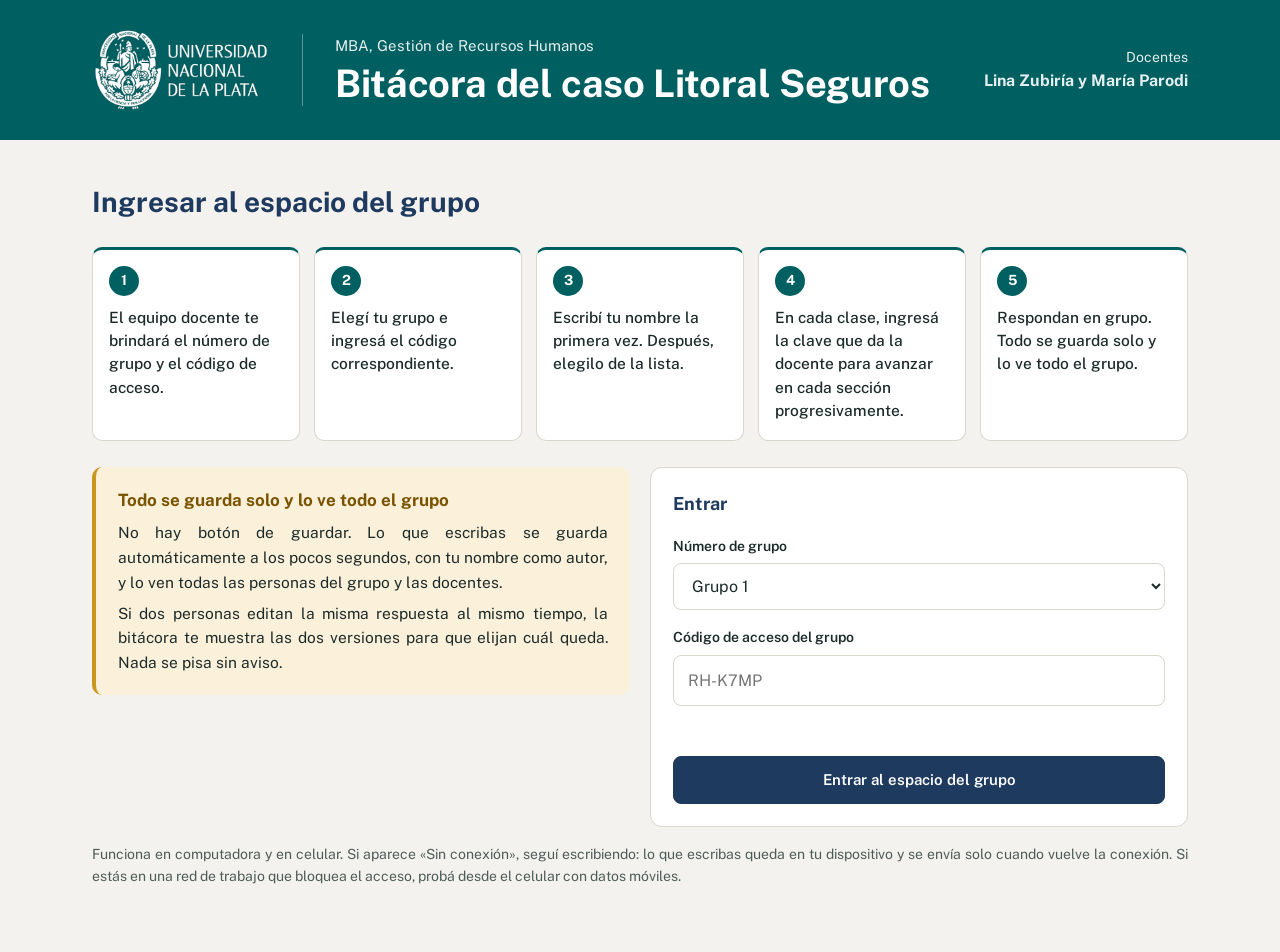
<file: index.html>
<!DOCTYPE html>
<html lang="es">
<head>
<meta charset="utf-8">
<meta name="viewport" content="width=device-width, initial-scale=1">
<title>Bitácora del caso Litoral Seguros · Gestión de Recursos Humanos · MBA UNLP</title>
<link rel="icon" href="[data-uri]">
<link rel="preconnect" href="https://fonts.googleapis.com">
<link rel="preconnect" href="https://fonts.gstatic.com" crossorigin>
<link href="https://fonts.googleapis.com/css2?family=Public+Sans:ital,wght@0,400;0,500;0,600;0,700;1,400&display=swap" rel="stylesheet">
<style>
:root{
  --pet:#005F61; --pet-d:#00484A; --azul:#1F3A5F; --salvia:#7FA8A2; --salvia-l:#E1EBE8;
  --papel:#F4F2EE; --blanco:#FFFFFF; --tinta:#1C2B2A; --sub:#4E5C59; --muted:#7E8A87;
  --linea:#D9D6CE; --error:#A23B2A; --aviso:#7A5300; --aviso-bg:#FBF1DA;
  --sans:'Public Sans', 'Segoe UI', Roboto, Helvetica, Arial, sans-serif;
}
*{box-sizing:border-box}
html{-webkit-text-size-adjust:100%}
body{margin:0;background:var(--papel);color:var(--tinta);font-family:var(--sans);font-size:16px;line-height:1.6}
button,input,select,textarea{font:inherit;color:inherit}
button{cursor:pointer}
:focus-visible{outline:3px solid var(--salvia);outline-offset:2px}
.sr{position:absolute;width:1px;height:1px;overflow:hidden;clip:rect(0 0 0 0);white-space:nowrap}

.btn{display:inline-flex;align-items:center;justify-content:center;gap:8px;border:1px solid var(--linea);background:var(--blanco);color:var(--tinta);border-radius:8px;padding:10px 18px;font-weight:600;font-size:15px;line-height:1.3;text-decoration:none}
.btn:hover{border-color:var(--salvia)}
.btn.primario{background:var(--azul);border-color:var(--azul);color:#fff}
.btn.primario:hover{background:#17304F}
.btn.pet{background:var(--pet);border-color:var(--pet);color:#fff}
.btn[disabled]{opacity:.6;cursor:wait}
.link{background:none;border:0;padding:0;color:var(--pet);font-weight:600;text-decoration:underline;text-underline-offset:3px}
.input{width:100%;padding:12px 14px;border:1px solid var(--linea);border-radius:8px;background:var(--blanco)}
.input:focus{outline:none;border-color:var(--pet);box-shadow:0 0 0 3px rgba(0,95,97,.15)}
.error{color:var(--error);font-size:14px;min-height:22px;margin:10px 0 0}
.ayuda{color:var(--sub);font-size:15px}

/* Ingreso */
.ingreso{min-height:100vh}
.ingreso-banda{background:var(--pet);color:#fff}
.ingreso-banda-in{max-width:1160px;margin:0 auto;padding:26px 32px;display:flex;align-items:center;gap:32px;flex-wrap:wrap}
.login-logo{height:88px;width:auto;display:block;flex:0 0 auto}
.ingreso-titulos{flex:1 1 320px;min-width:0;border-left:1px solid rgba(255,255,255,.35);padding-left:32px}
.login-materia{margin:0;font-size:15px;opacity:.9}
.ingreso-titulos h1{font-family:var(--sans);font-weight:700;font-size:clamp(26px,3vw,38px);line-height:1.15;margin:4px 0 0;letter-spacing:-.01em}
.login-docentes{font-size:14px;margin:0;opacity:.9;text-align:right}
.login-docentes strong{display:block;font-size:16px;opacity:1}
.login-form{max-width:1160px;margin:0 auto;padding:40px 32px 64px}
.pasos{list-style:none;counter-reset:paso;padding:0;margin:22px 0 26px;display:grid;grid-template-columns:repeat(5,minmax(0,1fr));gap:14px}
.pasos li{counter-increment:paso;background:var(--blanco);border:1px solid var(--linea);border-top:3px solid var(--pet);border-radius:10px;padding:16px 16px 18px;font-size:15.5px;line-height:1.5;font-weight:500;color:var(--tinta)}
.pasos li::before{content:counter(paso);width:30px;height:30px;border-radius:50%;background:var(--pet);color:#fff;display:grid;place-items:center;font-weight:700;font-size:14px;margin-bottom:10px}
.pasos strong{display:block;color:var(--azul);font-size:15.5px;line-height:1.3;margin-bottom:6px;text-align:left}
.pasos code{font-family:inherit;font-weight:700;background:var(--salvia-l);color:var(--pet-d);padding:1px 6px;border-radius:4px;white-space:nowrap}
.ingreso-fila{display:grid;grid-template-columns:minmax(0,1fr) minmax(0,1fr);gap:20px;align-items:start}
.aviso-guardado{background:var(--aviso-bg);border-left:4px solid #C9971C;border-radius:10px;padding:20px 22px;margin:0;font-size:15.5px;line-height:1.6}
.aviso-guardado strong{display:block;color:var(--aviso);margin-bottom:6px;font-size:17px}
.aviso-guardado p{margin:0 0 6px;text-align:justify;-webkit-hyphens:auto;hyphens:auto}
.aviso-guardado p:last-child{margin:0}
.form-ingreso{background:var(--blanco);border:1px solid var(--linea);border-radius:12px;padding:6px 22px 22px;margin:0}
.form-ingreso h3{font-size:18px;color:var(--azul);margin:16px 0 0}
.ayuda-final{font-size:14px;color:var(--sub);margin:16px 0 0;text-align:justify}
.login-form h2{font-family:var(--sans);font-size:28px;color:var(--azul);margin:0 0 4px;font-weight:700}
.login-form label{display:block;font-weight:600;font-size:14px;margin:16px 0 6px}
.login-form .btn{margin-top:18px;width:100%;padding:13px}
.cargando{min-height:100vh;display:grid;place-items:center;color:var(--sub)}

/* Quién escribe */
.quien{min-height:100vh;display:grid;place-items:center;padding:24px}
.quien-caja{background:var(--blanco);border:1px solid var(--linea);border-radius:14px;max-width:560px;width:100%;padding:36px}
.quien-caja h1{font-family:var(--sans);color:var(--azul);font-size:30px;margin:0 0 4px;font-weight:600}
.quien-lista{display:flex;flex-wrap:wrap;gap:10px;margin:18px 0 8px}
.quien-lista .btn{font-weight:500}
.quien-nuevo{border-top:1px solid var(--linea);margin-top:22px;padding-top:18px}
.quien-nuevo label{font-weight:600;font-size:15px;display:block;margin-bottom:8px}
.fila{display:flex;gap:10px}
.fila .input{flex:1}

/* Barra */
.barra{position:sticky;top:0;z-index:20;background:var(--pet);color:#fff}
.barra-in{display:flex;align-items:center;gap:20px;padding:12px 28px;max-width:1240px;margin:0 auto;position:relative;z-index:30}
.barra-home{background:none;border:0;padding:0;border-radius:6px;flex:0 0 auto}
.barra-logo{height:64px;width:auto;display:block}
.barra-titulo{flex:1;min-width:0;line-height:1.25}
.barra-titulo strong{display:block;font-family:var(--sans);font-size:19px;font-weight:600;white-space:nowrap;overflow:hidden;text-overflow:ellipsis}
.barra-titulo span{font-size:13px;opacity:.85}
.barra-der{display:flex;align-items:center;gap:14px}
.estado{font-size:13px;display:inline-flex;align-items:center;gap:7px;white-space:nowrap}
.estado::before{content:'';width:9px;height:9px;border-radius:50%;background:#9FD8C9;flex:0 0 9px}
.estado[data-e="pending"]::before,.estado[data-e="saving"]::before{background:#F2C14E}
.estado[data-e="offline"]::before,.estado[data-e="conflicto"]::before{background:#F28B6B}
.chip-grupo{background:rgba(255,255,255,.12);border:1px solid rgba(255,255,255,.3);color:#fff;border-radius:8px;padding:7px 12px;font-size:14px;font-weight:600;text-align:left;line-height:1.25}
.chip-grupo small{display:block;font-weight:400;opacity:.85;font-size:12px}
.chip-grupo:hover{background:rgba(255,255,255,.2)}
.menu{position:relative;z-index:40}
.menu summary{list-style:none;cursor:pointer;width:38px;height:38px;border-radius:8px;display:grid;place-items:center;border:1px solid rgba(255,255,255,.3)}
.menu summary::-webkit-details-marker{display:none}
.menu summary:hover{background:rgba(255,255,255,.12)}
.menu-panel{position:absolute;z-index:100;right:0;top:46px;background:var(--blanco);color:var(--tinta);border:1px solid var(--linea);border-radius:10px;min-width:250px;padding:6px;box-shadow:0 10px 30px rgba(0,40,40,.18)}
.menu-panel button{display:block;width:100%;text-align:left;background:none;border:0;padding:10px 12px;border-radius:6px;font-size:15px}
.menu-panel button:hover{background:var(--papel)}
.menu-panel hr{border:0;border-top:1px solid var(--linea);margin:6px 0}
.menu-panel .quien-soy{font-size:13px;color:var(--sub);padding:8px 12px 4px}

/* Sendero */
.sendero{background:var(--pet-d);overflow-x:auto;scrollbar-width:thin;position:relative;z-index:1}
.sendero-in{display:flex;max-width:1240px;margin:0 auto;padding:10px 20px 8px;min-width:840px}
.parada{flex:1 1 0;background:none;border:0;color:#fff;display:flex;flex-direction:column;align-items:center;gap:5px;position:relative;padding:4px 2px}
.parada::before{content:'';position:absolute;top:21px;right:50%;width:100%;height:2px;background:rgba(255,255,255,.22)}
.parada:first-child::before{display:none}
.parada.hecha::before,.parada.actual::before{background:rgba(255,255,255,.55)}
.parada .c{width:32px;height:32px;border-radius:50%;display:grid;place-items:center;font-weight:700;font-size:13px;position:relative;z-index:1;border:2px solid rgba(255,255,255,.55);background:var(--pet-d)}
.parada .c svg{width:15px;height:15px}
.parada.hecha .c{background:#fff;color:var(--pet);border-color:#fff}
.parada.actual .c{background:var(--papel);color:var(--azul);border-color:var(--papel);box-shadow:0 0 0 4px rgba(255,255,255,.28)}
.parada.bloq .c{border-style:dashed;border-color:rgba(255,255,255,.35);color:rgba(255,255,255,.6)}
.parada .l{font-size:12px;line-height:1.2;opacity:.8;white-space:nowrap}
.parada.actual .l{opacity:1;font-weight:700}
.parada.bloq .l{opacity:.55}
.parada:hover .c{border-color:#fff}

/* Contenido */
.contenido{max-width:880px;margin:0 auto;padding:44px 28px 96px}
.etapa-num{color:var(--pet);font-weight:600;font-size:15px;margin:0}
.etapa h1{font-family:var(--sans);font-size:clamp(30px,4.2vw,44px);line-height:1.12;margin:6px 0 30px;font-weight:600;color:var(--azul);letter-spacing:-.01em}
.intro{font-size:17px;color:var(--sub);margin:-12px 0 30px;max-width:68ch}
.expediente{margin:0 0 30px}
.expediente-pestana{display:inline-flex;align-items:baseline;gap:8px;background:var(--pet);color:#fff;font-weight:600;font-size:14px;padding:7px 16px 6px;border-radius:9px 9px 0 0}
.expediente-pestana span{font-family:var(--sans);font-size:20px;line-height:1}
.expediente-cuerpo{background:var(--blanco);border:1px solid var(--linea);border-top:3px solid var(--pet);border-radius:0 12px 12px 12px;padding:30px 36px 18px;font-family:var(--sans);font-size:18.5px;line-height:1.72}
.expediente-cuerpo p{margin:0 0 1em;max-width:66ch}
.expediente-cuerpo ul{margin:0 0 1em;padding-left:1.2em;max-width:66ch}
.expediente-cuerpo li{margin:0 0 .7em}
.conceptos{background:var(--salvia-l);border-radius:12px;margin:0 0 44px}
.conceptos summary{padding:16px 22px;font-weight:600;cursor:pointer;color:var(--pet-d);display:flex;justify-content:space-between;align-items:center;list-style:none}
.conceptos summary::-webkit-details-marker{display:none}
.conceptos summary::after{content:'+';font-size:22px;font-weight:400;line-height:1}
.conceptos[open] summary::after{content:'–'}
.conceptos .cuerpo{padding:2px 22px 18px}
.conceptos h3{font-size:16px;margin:14px 0 4px;color:var(--azul)}
.conceptos p{margin:0 0 6px;font-size:15.5px;max-width:72ch}
.bloque{margin:0 0 44px}
.bloque > h2{font-family:var(--sans);font-size:26px;color:var(--azul);margin:0 0 6px;font-weight:600}
.bloque > .ayuda{margin:0 0 10px}
.campo{margin:22px 0 30px}
.campo > label{display:flex;gap:12px;font-size:16.5px;font-weight:600;line-height:1.45;margin:0 0 10px}
.campo-num{flex:0 0 28px;height:28px;border-radius:50%;background:var(--azul);color:#fff;display:grid;place-items:center;font-size:13px;margin-top:-1px}
.campo textarea{display:block;width:100%;min-height:110px;border:1px solid var(--linea);border-radius:9px;background:var(--blanco);padding:14px 16px;line-height:1.6;resize:vertical;overflow:hidden}
.campo textarea.corto{min-height:50px}
.campo textarea:focus{border-color:var(--pet);outline:none;box-shadow:0 0 0 3px rgba(0,95,97,.15)}
.campo textarea[readonly]{background:#F7F6F2;color:var(--sub)}
.campo textarea::placeholder{color:#A3ACA9}
.meta{font-size:13px;color:var(--muted);margin-top:6px;min-height:20px}
.meta.aviso{color:var(--aviso);background:var(--aviso-bg);border-radius:6px;padding:6px 10px}
.entrevista{background:var(--blanco);border:1px dashed var(--salvia);border-radius:12px;padding:22px 24px 4px;margin:0 0 44px}
.entrevista h2{font-family:var(--sans);font-size:22px;color:var(--azul);margin:0;font-weight:600}
.seccion-informe{border-top:1px solid var(--linea);padding-top:22px;margin-top:10px}
.seccion-informe h2{font-size:23px;color:var(--azul);margin:0 0 4px;font-weight:700}
.lecturas{font-size:15px;margin:2px 0 14px;color:var(--sub)}
.lecturas strong{color:var(--pet-d)}
.lista-conceptos{margin:0;padding-left:1.2em}
.lista-conceptos li{margin:0 0 10px;font-size:15.5px;line-height:1.6;text-align:justify;-webkit-hyphens:auto;hyphens:auto}
.lista-conceptos ul{margin:6px 0 0;padding-left:1.2em}
.lista-conceptos ul li{margin:0 0 6px}
.lista-conceptos strong{color:var(--azul)}
.campo-compuesto .enunciado{display:flex;gap:12px;font-size:16.5px;font-weight:600;line-height:1.45;margin:0 0 4px}
.subcampos{margin-left:40px;border-left:2px solid var(--salvia-l);padding-left:20px}
.campo.sub{margin:14px 0 18px}
.campo.sub > label{font-size:15px;color:var(--azul);margin-bottom:6px}
.campo.sub textarea{min-height:76px}
.referencia{background:var(--blanco);border:1px solid var(--linea);border-radius:12px;margin:0 0 36px}
.referencia > summary{padding:16px 22px;font-weight:600;cursor:pointer;color:var(--pet-d);display:flex;justify-content:space-between;align-items:center;list-style:none}
.referencia > summary::-webkit-details-marker{display:none}
.referencia > summary::after{content:'+';font-size:22px;font-weight:400;line-height:1}
.referencia[open] > summary::after{content:'–'}
.referencia .cuerpo{padding:0 22px 18px;max-height:70vh;overflow:auto}
.referencia h3{font-size:17px;color:var(--azul);margin:18px 0 6px;padding-top:14px;border-top:1px solid var(--linea)}
.referencia h3:first-child{border-top:0;padding-top:0}
.ref-preg{font-weight:600;font-size:14.5px;margin:12px 0 4px;color:var(--sub)}
.ref-resp p{margin:0 0 8px;font-size:15px;text-align:justify}
.ref-vacio{color:var(--muted);font-style:italic;font-size:14.5px;margin:0 0 8px}
.reflexion{border-top:3px solid var(--pet);padding-top:28px;margin-top:40px}
.mensaje-final{margin-top:44px;background:var(--pet);color:#fff;border-radius:14px;padding:34px 38px}
.mensaje-final h2{font-size:26px;margin:0 0 14px;font-weight:700;color:#fff}
.mensaje-final p{margin:0 0 12px;font-size:17px;line-height:1.65;max-width:70ch;text-align:justify;-webkit-hyphens:auto;hyphens:auto}
.mensaje-final .firma{margin:22px 0 0;font-weight:600;text-align:left}
.mensaje-final .firma span{display:block;font-weight:400;opacity:.85;font-size:15px}
.seccion-cab{display:flex;justify-content:space-between;align-items:flex-start;gap:16px;flex-wrap:wrap}
.seccion-cab h2{font-family:var(--sans);font-size:23px;color:var(--azul);margin:0;font-weight:600}
.seccion-cab .btn{font-size:14px;padding:8px 14px;font-weight:500}
.seccion-informe .campo{margin-top:12px}
.exportar{background:var(--blanco);border:1px solid var(--linea);border-radius:12px;padding:22px 24px;margin:20px 0 0}
.exportar h2{font-family:var(--sans);font-size:22px;color:var(--azul);margin:0 0 6px;font-weight:600}
.exportar .acciones{display:flex;gap:12px;flex-wrap:wrap;margin-top:14px}
.persona{background:var(--blanco);border:1px solid var(--linea);border-radius:12px;padding:22px 24px 2px;margin:0 0 18px}
.persona.mia{border-color:var(--pet);border-width:2px}
.persona h3{margin:0;font-size:19px;font-family:var(--sans);color:var(--azul);display:flex;gap:10px;align-items:baseline;flex-wrap:wrap}
.persona h3 small{font-family:var(--sans);font-size:13px;color:var(--pet);font-weight:600}
.persona .campo > label{font-size:15.5px}
.nav-etapas{display:flex;justify-content:space-between;gap:12px;margin-top:48px;padding-top:26px;border-top:1px solid var(--linea);flex-wrap:wrap}

/* Modales y avisos */
.modal-fondo{position:fixed;inset:0;background:rgba(15,32,32,.55);display:flex;align-items:center;justify-content:center;padding:20px;z-index:60}
.modal{background:var(--blanco);border-radius:14px;max-width:580px;width:100%;max-height:90vh;overflow:auto;padding:30px 30px 26px;position:relative}
.modal h2{font-family:var(--sans);color:var(--azul);margin:0 0 8px;font-size:25px;font-weight:600;padding-right:30px}
.modal .cerrar{position:absolute;top:14px;right:14px;width:36px;height:36px;border-radius:8px;border:0;background:none;font-size:24px;line-height:1;color:var(--sub)}
.modal .cerrar:hover{background:var(--papel)}
.modal .acciones{display:flex;gap:10px;flex-wrap:wrap;margin-top:20px}
.version{background:var(--papel);border-radius:8px;padding:12px 14px;white-space:pre-wrap;font-size:14.5px;max-height:190px;overflow:auto;margin:6px 0 16px;border:1px solid var(--linea)}
.version-tit{font-size:14px;font-weight:600;margin:12px 0 0}
.lista-integ{list-style:none;padding:0;margin:14px 0}
.lista-integ li{display:flex;justify-content:space-between;align-items:center;padding:10px 0;border-bottom:1px solid var(--linea)}
.lista-integ li button{background:none;border:0;color:var(--error);font-size:14px;font-weight:600}
.toast{position:fixed;left:50%;bottom:24px;transform:translateX(-50%);background:var(--azul);color:#fff;padding:12px 18px;border-radius:10px;font-size:15px;z-index:70;max-width:calc(100% - 40px);box-shadow:0 8px 24px rgba(0,0,0,.2)}

@media (max-width:860px){
  .ingreso-banda-in{padding:22px 20px;gap:16px 24px}
  .login-logo{height:68px}
  .ingreso-titulos{border-left:0;padding-left:0;flex-basis:100%}
  .login-docentes{text-align:left}
  .login-form{padding:28px 20px 48px}
  .ingreso-fila{grid-template-columns:1fr}
  .barra-in{padding:8px 14px;gap:10px}
  .barra-logo{height:50px}
  .barra-titulo span{display:none}
  .barra-titulo strong{font-size:16px}
  .estado span{display:none}
  .contenido{padding:30px 18px 80px}
  .subcampos{margin-left:0;padding-left:14px}
  .expediente-cuerpo{padding:22px 20px 10px;font-size:17px}
  .quien-caja{padding:24px}
}
@media (max-width:1000px) and (min-width:561px){ .pasos{grid-template-columns:repeat(2,minmax(0,1fr))} .pasos li:last-child{grid-column:span 2} }
@media (max-width:560px){
  .pasos{grid-template-columns:1fr}
  .pasos li:last-child{grid-column:auto}
  .barra-titulo{display:none}
  .barra-der{margin-left:auto}
}
.expediente-cuerpo p,.expediente-cuerpo li,.conceptos p,.intro,.ayuda,.inicio-texto p{text-align:justify;-webkit-hyphens:auto;hyphens:auto}

/* Inicio */
.inicio-texto{max-width:72ch;margin:-8px 0 26px;font-size:17px}
.inicio-texto p{margin:0 0 14px}
.acciones-inicio{display:flex;gap:12px;flex-wrap:wrap;margin:0 0 44px}
.recorrido{display:grid;grid-template-columns:repeat(auto-fill,minmax(250px,1fr));gap:12px;margin-top:14px}
.recorrido-item{display:flex;gap:14px;align-items:center;text-align:left;background:var(--blanco);border:1px solid var(--linea);border-radius:10px;padding:14px 16px}
.recorrido-item:hover{border-color:var(--pet)}
.ri-num{flex:0 0 36px;height:36px;border-radius:50%;background:var(--pet);color:#fff;display:grid;place-items:center;font-weight:700;font-size:14px}
.ri-num svg{width:16px;height:16px}
.recorrido-item.bloq .ri-num{background:var(--blanco);color:var(--muted);border:2px dashed var(--linea)}
.recorrido-item.hecha .ri-num{background:var(--azul)}
.ri-txt strong{display:block;font-size:15px;line-height:1.3;font-weight:600}
.ri-txt small{display:block;color:var(--sub);font-size:13px;line-height:1.4;margin-top:3px}
.lista-nombres{margin:6px 0 14px;font-size:16px}

@media (prefers-reduced-motion:reduce){*{scroll-behavior:auto!important}}

/* Impresión */
#print{display:none}
@media print{
  @page{size:A4;margin:18mm 17mm}
  body{background:#fff}
  #app,#modal-root,#toast-root{display:none!important}
  #print{display:block;font-family:var(--sans);color:#1C2B2A;font-size:11.5pt;line-height:1.55}
  .p-portada{page-break-after:always}
  .p-banda{background:#005F61;-webkit-print-color-adjust:exact;print-color-adjust:exact;padding:18px 22px;border-radius:6px}
  .p-banda img{height:96px;display:block}
  .p-materia{font-family:var(--sans);font-size:10.5pt;color:#005F61;margin:0 0 4px;padding-top:120px;font-weight:600}
  #print h1{font-size:30pt;line-height:1.1;color:#1F3A5F;margin:0 0 10px;font-weight:600}
  .p-sub{font-size:14pt;color:#4E5C59;margin:0 0 40px}
  .p-datos{font-family:var(--sans);font-size:10.5pt;border-top:1px solid #D9D6CE}
  .p-datos div{display:flex;gap:16px;padding:9px 0;border-bottom:1px solid #D9D6CE}
  .p-datos dt{width:110px;color:#7E8A87;flex:0 0 110px}
  .p-datos dd{margin:0}
  #print h2{font-size:17pt;color:#005F61;margin:26px 0 8px;font-weight:600;page-break-after:avoid}
  #print h1.p-h1{font-size:22pt;margin:0 0 18px}
  #print h4{font-family:var(--sans);font-size:10pt;color:#005F61;margin:10px 0 2px;page-break-after:avoid}
  #print h3{font-family:var(--sans);font-size:10.5pt;color:#1F3A5F;margin:16px 0 4px;page-break-after:avoid}
  #print p{margin:0 0 8px;orphans:3;widows:3;text-align:justify;-webkit-hyphens:auto;hyphens:auto}
  .p-vacio{color:#9AA3A0;font-style:italic}
  .p-salto{page-break-before:always}
  .p-num{font-family:var(--sans);font-size:10pt;color:#005F61;font-weight:600;margin:0}
  .p-persona{border-top:1px solid #D9D6CE;margin-top:14px;padding-top:6px;page-break-inside:avoid}
}
</style>
</head>
<body>
<div id="app"><div class="cargando">Cargando la bitácora…</div></div>
<div id="modal-root"></div>
<div id="toast-root"></div>
<div id="print"></div>

<script>
(function () {
'use strict';

/* ============ Configuración ============ */
var API = 'https://script.google.com/macros/s/AKfycbzDXZAp4azQvqnl51pE0JHRr2KFmON6CN8VuG7_YOvhW8q3SQOJqpxW7ZX6XDrTEix7/exec';
var CANT_GRUPOS = 8;
var NOMBRE_GRUPO = { 8: 'Grupo 8 - Test' };
var LOGO = '[data-uri]';
var DOCENTES = 'Lina Zubiría y María Parodi';
var CLAVE = 'bitacora-unlp-rh-v1';
var ESPERA_GUARDADO = 2500;
var INTERVALO_LECTURA = 20000;

/* ============ Contenido ============ */
function decodificar(b) {
  var bin = atob(b), u = new Uint8Array(bin.length);
  for (var i = 0; i < bin.length; i++) u[i] = bin.charCodeAt(i);
  return JSON.parse(new TextDecoder('utf-8').decode(u));
}
var ETAPAS = decodificar('[base64]/[base64]/[base64]/[base64]/[base64]/[base64]/UXXDqSB2ZW50YWphcyB5IHJpZXNnb3MgdGllbmUgZXNhIHJlZCBwYXJhIExpdG9yYWw/IMK/UXXDqSBwb2Ryw61hIG9jdXJyaXIgY29uIE5vZG8gc2kgc3VzIHJlZmVyZW50ZXMgbm8gZm9ybWFuIHBhcnRlIGRlIGVsbGE/[base64]/[base64]/[base64]/[base64]/[base64]/[base64]/UXXDqSBpbmZvcm1hY2nDs24gYWRpY2lvbmFsIGhhYnLDrWEgc2lkbyBuZWNlc2FyaW8gb2J0ZW5lciBhbnRlcyBkZSB0b21hciBsYSBkZWNpc2nDs24/[base64]/[base64]/[base64]/[base64]/[base64]/UXXDqSBub3MgbGxldmFtb3MgZGUgZXN0YSBtYXRlcmlhPyJdLCBbImNpZXJyZV9hcHJlbmRpbW9zIiwgIsK/[base64]/Il0sIFsiY2llcnJlX2VxdWlwbyIsICLCv1F1w6kgYXByZW5kaW1vcyBzb2JyZSBjw7NtbyB0cmFiYWphbW9zIGp1bnRvcz8iXV19XQ==');

/* ============ Estado ============ */
var S = {
  grupo: null, codigo: null, autor: null, etapa: 1,
  resp: {}, des: ['1'], pending: {},
  guardando: false, reintentos: 0, tGuardar: null, tPersistir: null, tLectura: null,
  conflictos: [], removidos: {}, online: true, reinicio: '0', escritoLocal: {}
};

var app = document.getElementById('app');
var modalRoot = document.getElementById('modal-root');

/* ============ Utilidades ============ */
function esc(s) {
  return String(s == null ? '' : s).replace(/[&<>"']/g, function (c) {
    return { '&': '&amp;', '<': '&lt;', '>': '&gt;', '"': '&quot;', "'": '&#39;' }[c];
  });
}
function $(s, r) { return (r || document).querySelector(s); }
function $$(s, r) { return Array.prototype.slice.call((r || document).querySelectorAll(s)); }
function lsGet(k) { try { var v = localStorage.getItem(k); return v ? JSON.parse(v) : null; } catch (e) { return null; } }
function lsSet(k, v) { try { localStorage.setItem(k, JSON.stringify(v)); } catch (e) {} }
function lsDel(k) { try { localStorage.removeItem(k); } catch (e) {} }
function claveCache() { return CLAVE + ':grupo-' + S.grupo; }
function hayPendientes() { return Object.keys(S.pending).length > 0; }
function pendientesActivos() { return Object.keys(S.pending).filter(function (k) { return !S.pending[k].conflicto; }); }

function normCodigo(c) {
  c = String(c || '').trim().toUpperCase().replace(/\s+/g, '');
  if (c && c.indexOf('RH-') !== 0) c = 'RH-' + c.replace(/^RH/, '');
  return c;
}
function slug(n) {
  return String(n).normalize('NFD').replace(/[\u0300-\u036f]/g, '').toLowerCase()
    .replace(/[^a-z0-9]+/g, '-').replace(/^-+|-+$/g, '').slice(0, 30) || 'persona';
}
function fechaCorta(ts) {
  if (!ts) return '';
  var d = new Date(ts), hoy = new Date();
  var hh = ('0' + d.getHours()).slice(-2) + ':' + ('0' + d.getMinutes()).slice(-2);
  if (d.toDateString() === hoy.toDateString()) return 'hoy, ' + hh;
  return ('0' + d.getDate()).slice(-2) + '/' + ('0' + (d.getMonth() + 1)).slice(-2) + ', ' + hh;
}
function valor(c) {
  if (S.pending[c]) return S.pending[c].valor;
  return S.resp[c] ? S.resp[c].v : '';
}
function tsActual(c) { return S.resp[c] ? S.resp[c].t : 0; }
function integrantes() {
  try { var a = JSON.parse(valor('integrantes') || '[]'); return Array.isArray(a) ? a.filter(Boolean) : []; }
  catch (e) { return []; }
}
function desbloqueada(n) {
  n = Number(n);
  if (n === 0) return true;
  if (n <= 6) return S.des.indexOf(String(n)) >= 0;
  return S.des.indexOf('6') >= 0;
}
function etapa(n) { return ETAPAS[n - 1]; }
var INICIO = { n: 0, tipo: 'inicio', corto: 'Inicio', titulo: 'Inicio' };
function idsPregunta(p) { return p[2] ? p[2].map(function (x) { return x[0]; }) : [p[0]]; }
function camposDeClase(e) {
  var ids = (e.entrevista || []).map(function (p) { return p[0]; });
  e.preguntas.forEach(function (p) { ids = ids.concat(idsPregunta(p)); });
  return ids.concat(['c' + e.n + '_dejo']);
}
function tieneContenido(n) {
  var e = etapa(n);
  var ids = [];
  if (e.tipo === 'clase') ids = camposDeClase(e);
  else ids = e.secciones.map(function (s) { return s[0]; }).concat(e.reflexion.map(function (r) { return r[0]; }), ['inf_titulo']);
  return ids.some(function (id) { return String(valor(id)).trim().length > 0; });
}
function parrafosHTML(t) {
  return String(t).trim().split(/\n\s*\n/).map(function (p) {
    return '<p>' + esc(p).replace(/\n/g, '<br>') + '</p>';
  }).join('');
}
function toast(msg, ms) {
  var r = document.getElementById('toast-root');
  r.innerHTML = '<div class="toast" role="status">' + esc(msg) + '</div>';
  clearTimeout(toast.t);
  toast.t = setTimeout(function () { r.innerHTML = ''; }, ms || 3500);
}

/* ============ Persistencia local ============ */
function persistir() {
  if (!S.grupo) return;
  lsSet(claveCache(), { codigo: S.codigo, reinicio: S.reinicio, resp: S.resp, des: S.des, pending: S.pending });
  lsSet(CLAVE + ':sesion', { grupo: S.grupo, codigo: S.codigo, autor: S.autor, etapa: S.etapa });
}
function persistirPronto() { clearTimeout(S.tPersistir); S.tPersistir = setTimeout(persistir, 400); }
function limpiarPendientes(p) {
  var out = {};
  Object.keys(p || {}).forEach(function (k) { out[k] = { valor: p[k].valor, base: p[k].base || 0 }; });
  return out;
}

/* ============ Comunicación con el servidor ============ */
function api(accion, extra, metodo) {
  var p = { accion: accion, grupo: S.grupo, codigo: S.codigo };
  Object.keys(extra || {}).forEach(function (k) { p[k] = extra[k]; });
  var ctrl = typeof AbortController !== 'undefined' ? new AbortController() : null;
  var to = setTimeout(function () { if (ctrl) ctrl.abort(); }, 25000);
  var req;
  if (metodo === 'GET') {
    var q = Object.keys(p).map(function (k) { return encodeURIComponent(k) + '=' + encodeURIComponent(p[k]); }).join('&');
    req = fetch(API + '?' + q + '&_=' + Date.now(), { method: 'GET', redirect: 'follow', cache: 'no-store', signal: ctrl ? ctrl.signal : undefined });
  } else {
    req = fetch(API, { method: 'POST', redirect: 'follow', body: JSON.stringify(p), signal: ctrl ? ctrl.signal : undefined });
  }
  return req.then(function (r) {
    clearTimeout(to);
    if (!r.ok) throw new Error('http ' + r.status);
    return r.json();
  }, function (e) { clearTimeout(to); throw e; });
}

/* ============ Estado de guardado ============ */
function estado(e) {
  var el = $('#estado');
  if (!el) return;
  var hayConf = Object.keys(S.pending).some(function (k) { return S.pending[k].conflicto; });
  if (!e) {
    if (hayConf) e = 'conflicto';
    else if (!S.online) e = 'offline';
    else if (hayPendientes()) e = 'pending';
    else e = 'ok';
  }
  var txt = {
    ok: 'Todo guardado',
    pending: 'Cambios sin guardar',
    saving: 'Guardando…',
    offline: 'Sin conexión: los cambios quedan en este equipo',
    conflicto: 'Hay una respuesta para revisar'
  }[e];
  el.setAttribute('data-e', e);
  el.setAttribute('title', txt);
  el.innerHTML = '<span>' + esc(txt) + '</span>';
}

/* ============ Guardado ============ */
function marcarCambio(campo, val, base) {
  var p = S.pending[campo];
  if (p) { p.valor = val; }
  else { S.pending[campo] = { valor: val, base: base }; }
  persistirPronto();
  estado();
  programarGuardado(ESPERA_GUARDADO);
}
function programarGuardado(ms) {
  clearTimeout(S.tGuardar);
  S.tGuardar = setTimeout(guardar, ms);
}

function guardar() {
  if (S.guardando || !S.grupo || !S.autor) return Promise.resolve();
  var campos = pendientesActivos();
  if (!campos.length) { estado(); return Promise.resolve(); }
  S.guardando = true;
  estado('saving');
  var envio = campos.map(function (c) {
    var p = S.pending[c];
    return { campo: c, valor: p.valor, base: p.base || 0, forzar: !!p.forzar };
  });
  return api('guardar', { autor: S.autor, reinicio: S.reinicio, cambios: envio }).then(function (r) {
    if (!r || !r.ok) {
      if (r && r.error === 'acceso') { S.guardando = false; accesoInvalido(); return; }
      if (r && r.error === 'reinicio') { S.guardando = false; grupoReiniciado(); return; }
      throw new Error(r ? r.error : 'sin respuesta');
    }
    S.online = true; S.reintentos = 0;
    envio.forEach(function (e) {
      var ts = r.guardados && r.guardados[e.campo];
      if (!ts) return;
      S.resp[e.campo] = { v: e.valor, a: S.autor, t: ts };
      S.escritoLocal[e.campo] = Date.now();
      var p = S.pending[e.campo];
      if (p && p.valor === e.valor) delete S.pending[e.campo];
      else if (p) { p.base = ts; p.forzar = false; }
      var el = campoEl(e.campo);
      if (el) el.setAttribute('data-t', ts);
      actualizarMeta(e.campo);
    });
    var reenviar = false;
    (r.conflictos || []).forEach(function (c) {
      if (c.error === 'largo') {
        delete S.pending[c.campo];
        toast('Una respuesta superó el largo máximo permitido y no se guardó. Acortala y volvé a intentar.', 6000);
        return;
      }
      if (c.campo === 'integrantes') { fusionarIntegrantes(c); reenviar = true; return; }
      S.resp[c.campo] = { v: c.v, a: c.a, t: c.t };
      if (S.pending[c.campo]) S.pending[c.campo].conflicto = true;
      S.conflictos.push(c);
    });
    S.guardando = false;
    persistir();
    estado();
    if (envio.some(function (e) { return e.campo === 'integrantes' || e.campo === 'grupo_nombre'; }) || reenviar) pintarGrupo();
    if (S.conflictos.length) mostrarConflicto();
    if (reenviar || pendientesActivos().length) programarGuardado(reenviar ? 200 : 900);
  }).catch(function () {
    S.guardando = false;
    S.online = false;
    S.reintentos = Math.min(S.reintentos + 1, 6);
    persistir();
    estado();
    programarGuardado([3, 6, 12, 20, 30, 30][S.reintentos - 1] * 1000);
  });
}

function fusionarIntegrantes(c) {
  var servidor = [];
  try { servidor = JSON.parse(c.v || '[]'); } catch (e) {}
  var mio = [];
  try { mio = JSON.parse(S.pending.integrantes ? S.pending.integrantes.valor : '[]'); } catch (e) {}
  var lista = [];
  servidor.concat(mio).forEach(function (n) {
    if (!n || S.removidos[n]) return;
    if (!lista.some(function (x) { return x.toLowerCase() === n.toLowerCase(); })) lista.push(n);
  });
  S.resp.integrantes = { v: c.v, a: c.a, t: c.t };
  S.pending.integrantes = { valor: JSON.stringify(lista), base: c.t, forzar: true };
}

/* Envío de emergencia al cerrar la pestaña */
function envioDeEmergencia() {
  var campos = pendientesActivos();
  persistir();
  if (!campos.length || !S.autor || !navigator.sendBeacon) return;
  var p = {
    accion: 'guardar', grupo: S.grupo, codigo: S.codigo, autor: S.autor, reinicio: S.reinicio,
    cambios: campos.map(function (c) { return { campo: c, valor: S.pending[c].valor, base: S.pending[c].base || 0 }; })
  };
  try { navigator.sendBeacon(API, new Blob([JSON.stringify(p)], { type: 'text/plain;charset=utf-8' })); } catch (e) {}
}
window.addEventListener('pagehide', envioDeEmergencia);
document.addEventListener('visibilitychange', function () {
  if (document.visibilityState === 'hidden') envioDeEmergencia();
  else if (S.grupo && S.autor) { leer(); }
});

/* ============ Lectura periódica ============ */
function iniciarLectura() {
  detenerLectura();
  S.tLectura = setInterval(function () { if (!document.hidden) leer(); }, INTERVALO_LECTURA);
}
function detenerLectura() { clearInterval(S.tLectura); S.tLectura = null; }

function leer() {
  if (!S.grupo || S.guardando) return Promise.resolve();
  var inicioLectura = Date.now();
  return api('leer', {}, 'GET').then(function (r) {
    if (!r || !r.ok) {
      if (r && r.error === 'acceso') accesoInvalido();
      return;
    }
    if (String(r.reinicio || '0') !== S.reinicio) { grupoReiniciado(); return; }
    quitarBorrados(r.respuestas || {}, inicioLectura);
    var estabaOffline = !S.online;
    S.online = true;
    aplicarServidor(r.respuestas || {});
    actualizarDesbloqueos(r.desbloqueadas || ['1']);
    persistir();
    estado();
    if (estabaOffline && pendientesActivos().length) programarGuardado(300);
  }).catch(function () { S.online = false; estado(); });
}

function aplicarServidor(resp) {
  var cambioInteg = false;
  Object.keys(resp).forEach(function (c) {
    var s = resp[c], l = S.resp[c];
    if (l && l.t >= s.t) return;
    S.resp[c] = s;
    if (c === 'integrantes' || c === 'grupo_nombre') cambioInteg = true;
    if (S.pending[c]) { avisoRemoto(c, s); return; }
    var el = campoEl(c);
    if (!el) return;
    if (el === document.activeElement) { avisoRemoto(c, s); return; }
    el.value = s.v;
    el.setAttribute('data-t', s.t);
    autoAlto(el);
    actualizarMeta(c);
  });
  if (cambioInteg) {
    pintarGrupo();
    var activo = document.activeElement;
    var escribiendo = activo && activo.tagName === 'TEXTAREA';
    if (S.etapa === 0 && !escribiendo) pintarEtapa();
    if (S.autor && integrantes().indexOf(S.autor) < 0 && !S.pending.integrantes) {
      toast('Tu nombre ya no figura en el grupo. Elegilo de nuevo para seguir.', 5000);
      S.autor = null; persistir(); pantallaQuien();
    }
  }
}

function normDes(lista) {
  var set = { '1': true };
  (lista || []).forEach(function (x) { (String(x).match(/[1-6]/g) || []).forEach(function (d) { set[d] = true; }); });
  return Object.keys(set).sort(function (a, b) { return a - b; });
}
function quitarBorrados(resp, inicioLectura) {
  Object.keys(S.resp).forEach(function (c) {
    if (resp[c] || S.pending[c]) return;
    if (S.escritoLocal[c] && S.escritoLocal[c] >= inicioLectura) return;
    delete S.resp[c];
    var el = campoEl(c);
    if (el && el !== document.activeElement) { el.value = ''; el.setAttribute('data-t', 0); autoAlto(el); actualizarMeta(c); }
    if (c === 'integrantes' || c === 'grupo_nombre') pintarGrupo();
  });
}

function grupoReiniciado() {
  var g = S.grupo, c = S.codigo;
  detenerLectura();
  clearTimeout(S.tGuardar); clearTimeout(S.tPersistir);
  lsDel(claveCache());
  lsSet(CLAVE + ':sesion', { grupo: g, codigo: c });
  S.pending = {}; S.resp = {}; S.conflictos = []; S.escritoLocal = {};
  modalRoot.innerHTML = '';
  app.innerHTML = '<div class="cargando">La docente reinició el espacio del grupo. Cargando…</div>';
  entrar(g, c);
}

function actualizarDesbloqueos(lista) {
  var nuevas = normDes(lista).filter(function (x) { return S.des.indexOf(x) < 0; });
  if (nuevas.length) {
    S.des = normDes(S.des.concat(nuevas));
    pintarSendero();
    if (S.etapa === 0) pintarEtapa();
    toast(nuevas.length === 1 ? 'Se abrió la clase ' + nuevas[0] + ' para el grupo.' : 'Se abrieron nuevas clases para el grupo.');
  }
}

function campoEl(c) { return document.querySelector('[data-campo="' + c + '"]'); }
function actualizarMeta(c) {
  var m = document.getElementById('m-' + c);
  if (!m) return;
  m.className = 'meta';
  var r = S.resp[c];
  m.textContent = r && String(r.v).trim() ? 'Última edición: ' + r.a + ', ' + fechaCorta(r.t) : '';
}
function avisoRemoto(c, s) {
  var m = document.getElementById('m-' + c);
  if (!m) return;
  m.className = 'meta aviso';
  m.textContent = s.a + ' actualizó esta respuesta mientras escribías. Al guardar vas a poder elegir qué versión queda.';
}

/* ============ Ingreso ============ */
function pantallaIngreso(msg) {
  detenerLectura();
  var ses = lsGet(CLAVE + ':sesion') || {};
  var opciones = '';
  for (var i = 1; i <= CANT_GRUPOS; i++) {
    opciones += '<option value="' + i + '"' + (String(ses.grupo) === String(i) ? ' selected' : '') + '>' + (NOMBRE_GRUPO[i] || 'Grupo ' + i) + '</option>';
  }
  app.innerHTML =
    '<main class="ingreso">' +
      '<header class="ingreso-banda"><div class="ingreso-banda-in">' +
        '<img src="' + LOGO + '" alt="Universidad Nacional de La Plata" class="login-logo">' +
        '<div class="ingreso-titulos">' +
          '<p class="login-materia">MBA, Gestión de Recursos Humanos</p>' +
          '<h1>Bitácora del caso Litoral Seguros</h1>' +
        '</div>' +
        '<p class="login-docentes">Docentes<strong>' + esc(DOCENTES) + '</strong></p>' +
      '</div></header>' +
      '<section class="login-form">' +
        '<h2>Ingresar al espacio del grupo</h2>' +
        '<ol class="pasos">' +
          '<li>El equipo docente te brindará el número de grupo y el código de acceso.</li>' +
          '<li>Elegí tu grupo e ingresá el código correspondiente.</li>' +
          '<li>Escribí tu nombre la primera vez. Después, elegilo de la lista.</li>' +
          '<li>En cada clase, ingresá la clave que da la docente para avanzar en cada sección progresivamente.</li>' +
          '<li>Respondan en grupo. Todo se guarda solo y lo ve todo el grupo.</li>' +
        '</ol>' +
        '<div class="ingreso-fila">' +
        '<div class="aviso-guardado" role="note"><strong>Todo se guarda solo y lo ve todo el grupo</strong>' +
          '<p>No hay botón de guardar. Lo que escribas se guarda automáticamente a los pocos segundos, con tu nombre como autor, y lo ven todas las personas del grupo y las docentes.</p>' +
          '<p>Si dos personas editan la misma respuesta al mismo tiempo, la bitácora te muestra las dos versiones para que elijan cuál queda. Nada se pisa sin aviso.</p>' +
        '</div>' +
        '<div class="form-ingreso">' +
          '<h3>Entrar</h3>' +
          '<label for="l-grupo">Número de grupo</label>' +
          '<select id="l-grupo" class="input">' + opciones + '</select>' +
          '<label for="l-codigo">Código de acceso del grupo</label>' +
          '<input id="l-codigo" class="input" autocomplete="off" autocapitalize="characters" spellcheck="false" placeholder="RH-K7MP" value="' + esc(ses.codigo || '') + '">' +
          '<p class="error" id="l-error" role="alert">' + esc(msg || '') + '</p>' +
          '<button class="btn primario" id="l-entrar">Entrar al espacio del grupo</button>' +
        '</div>' +
        '</div>' +
        '<p class="ayuda-final">Funciona en computadora y en celular. Si aparece «Sin conexión», seguí escribiendo: lo que escribas queda en tu dispositivo y se envía solo cuando vuelve la conexión. Si estás en una red de trabajo que bloquea el acceso, probá desde el celular con datos móviles.</p>' +
      '</section>' +
    '</main>';
  var btn = $('#l-entrar');
  function go() {
    var g = $('#l-grupo').value, c = $('#l-codigo').value;
    if (!c.trim()) { $('#l-error').textContent = 'Ingresá el código de acceso del grupo.'; $('#l-codigo').focus(); return; }
    btn.disabled = true; btn.textContent = 'Conectando…';
    entrar(g, c).then(function (ok) { if (!ok) { btn.disabled = false; btn.textContent = 'Entrar al espacio del grupo'; } });
  }
  btn.addEventListener('click', go);
  $('#l-codigo').addEventListener('keydown', function (e) { if (e.key === 'Enter') go(); });
  $('#l-codigo').addEventListener('input', function () { $('#l-error').textContent = ''; });
}

function entrar(grupo, codigo) {
  S.grupo = String(grupo);
  S.codigo = normCodigo(codigo);
  S.conflictos = []; S.removidos = {};
  var cache = lsGet(claveCache());
  var mismoCodigo = cache && cache.codigo === S.codigo;
  return api('entrar', {}).then(function (r) {
    if (!r || !r.ok) {
      if (r && r.error === 'acceso') {
        errorIngreso('El grupo o el código no coinciden. Revisalos con la docente.');
        return false;
      }
      throw new Error('servidor');
    }
    S.reinicio = String(r.reinicio || '0');
    var cacheValida = mismoCodigo && String(cache.reinicio || '0') === S.reinicio;
    if (mismoCodigo && !cacheValida) {
      lsDel(claveCache());
      var ses0 = lsGet(CLAVE + ':sesion') || {};
      if (String(ses0.grupo) === S.grupo) lsSet(CLAVE + ':sesion', { grupo: S.grupo, codigo: S.codigo });
    }
    S.resp = r.respuestas || {};
    S.escritoLocal = {};
    S.des = normDes((r.desbloqueadas || []).concat(cacheValida ? cache.des || [] : []));
    S.pending = cacheValida ? limpiarPendientes(cache.pending) : {};
    S.online = true;
    return continuarIngreso();
  }).catch(function () {
    if (mismoCodigo) {
      S.resp = cache.resp || {};
      S.reinicio = String(cache.reinicio || '0');
      S.des = cache.des || ['1'];
      S.pending = limpiarPendientes(cache.pending);
      S.online = false;
      toast('Sin conexión con el servidor. Podés seguir trabajando: los cambios se envían cuando vuelva la conexión.', 6000);
      return continuarIngreso();
    }
    errorIngreso('No pudimos conectarnos con el servidor. Revisá tu conexión. Si estás en una red de trabajo, probá desde el celular.');
    return false;
  });
}
function errorIngreso(msg) {
  S.grupo = null;
  if ($('#l-error')) $('#l-error').textContent = msg;
  else pantallaIngreso(msg);
}
function continuarIngreso() {
  var ses = lsGet(CLAVE + ':sesion') || {};
  var mismo = String(ses.grupo) === S.grupo;
  S.autor = mismo && ses.autor && integrantes().indexOf(ses.autor) >= 0 ? ses.autor : null;
  S.etapa = mismo && ses.etapa != null && ses.etapa !== '' ? Number(ses.etapa) : 0;
  if (isNaN(S.etapa) || S.etapa < 0 || S.etapa > ETAPAS.length || !desbloqueada(S.etapa)) S.etapa = 0;
  persistir();
  if (S.autor) pantallaPrincipal(); else pantallaQuien();
  return true;
}
function accesoInvalido() {
  detenerLectura();
  lsDel(CLAVE + ':sesion');
  S.grupo = null;
  pantallaIngreso('El código de acceso del grupo cambió. Pediselo de nuevo a la docente.');
}
function salir() {
  var fin = function () {
    detenerLectura();
    var ses = lsGet(CLAVE + ':sesion') || {};
    lsSet(CLAVE + ':sesion', { grupo: ses.grupo, codigo: '' });
    S.grupo = null; S.autor = null;
    pantallaIngreso();
  };
  if (pendientesActivos().length) guardar().then(fin, fin); else fin();
}

/* ============ Quién escribe ============ */
function pantallaQuien() {
  detenerLectura();
  var lista = integrantes();
  app.innerHTML =
    '<main class="quien"><div class="quien-caja">' +
      '<p class="etapa-num">Grupo ' + esc(S.grupo) + (valor('grupo_nombre') ? ', ' + esc(valor('grupo_nombre')) : '') + '</p>' +
      '<h1>¿Quién está escribiendo?</h1>' +
      '<p class="ayuda">Cada cambio queda firmado con el nombre de quien lo hizo. Así el grupo sabe quién escribió qué.</p>' +
      (lista.length
        ? '<div class="quien-lista">' + lista.map(function (n, i) { return '<button class="btn" data-i="' + i + '">' + esc(n) + '</button>'; }).join('') + '</div>'
        : '<p class="ayuda"><strong>Todavía nadie se sumó al grupo.</strong> Escribí tu nombre para empezar.</p>') +
      '<div class="quien-nuevo">' +
        '<label for="q-nombre">' + (lista.length ? '¿No estás en la lista? Sumate al grupo' : 'Tu nombre y apellido') + '</label>' +
        '<div class="fila"><input id="q-nombre" class="input" maxlength="60" placeholder="Nombre y apellido" autocomplete="name"><button class="btn primario" id="q-sumar">Sumarme</button></div>' +
        '<p class="error" id="q-error" role="alert"></p>' +
      '</div>' +
      '<button class="link" id="q-volver">Volver al ingreso</button>' +
    '</div></main>';
  $$('.quien-lista .btn').forEach(function (b) {
    b.addEventListener('click', function () { elegirAutor(lista[Number(b.getAttribute('data-i'))]); });
  });
  function sumar() {
    var n = $('#q-nombre').value.replace(/\s+/g, ' ').trim();
    if (n.length < 3) { $('#q-error').textContent = 'Escribí tu nombre y apellido.'; return; }
    var existe = lista.filter(function (x) { return x.toLowerCase() === n.toLowerCase(); })[0];
    if (existe) { elegirAutor(existe); return; }
    S.autor = n;
    var nueva = integrantes().concat([n]);
    delete S.removidos[n];
    marcarCambio('integrantes', JSON.stringify(nueva), tsActual('integrantes'));
    programarGuardado(50);
    elegirAutor(n);
  }
  $('#q-sumar').addEventListener('click', sumar);
  $('#q-nombre').addEventListener('keydown', function (e) { if (e.key === 'Enter') sumar(); });
  $('#q-volver').addEventListener('click', salir);
}
function elegirAutor(n) {
  S.autor = n;
  persistir();
  pantallaPrincipal();
}

/* ============ Pantalla principal ============ */
var ICONO_INFORME = '<svg viewBox="0 0 24 24" fill="none" stroke="currentColor" stroke-width="2" stroke-linecap="round" stroke-linejoin="round" aria-hidden="true"><path d="M14 3v4a1 1 0 0 0 1 1h4"/><path d="M17 21H7a2 2 0 0 1-2-2V5a2 2 0 0 1 2-2h7l5 5v11a2 2 0 0 1-2 2z"/><path d="M9 13h6M9 17h6"/></svg>';
var ICONO_CANDADO = '<svg viewBox="0 0 24 24" fill="none" stroke="currentColor" stroke-width="2" stroke-linecap="round" stroke-linejoin="round" aria-hidden="true"><rect x="5" y="11" width="14" height="10" rx="2"/><path d="M8 11V7a4 4 0 0 1 8 0v4"/></svg>';
var ICONO_INICIO = '<svg viewBox="0 0 24 24" fill="none" stroke="currentColor" stroke-width="2" stroke-linecap="round" stroke-linejoin="round" aria-hidden="true"><path d="M3 11l9-7 9 7"/><path d="M5 10v10h14V10"/><path d="M10 20v-6h4v6"/></svg>';
var ICONO_MENU = '<svg width="20" height="20" viewBox="0 0 24 24" fill="none" stroke="currentColor" stroke-width="2" stroke-linecap="round" aria-hidden="true"><path d="M4 7h16M4 12h16M4 17h16"/></svg>';

function pantallaPrincipal() {
  app.innerHTML =
    '<header class="barra">' +
      '<div class="barra-in">' +
        '<button class="barra-home" id="b-home" title="Volver al inicio" aria-label="Volver al inicio"><img src="' + LOGO + '" class="barra-logo" alt="Universidad Nacional de La Plata"></button>' +
        '<div class="barra-titulo"><strong>Bitácora del caso Litoral Seguros</strong><span>MBA, Gestión de Recursos Humanos</span></div>' +
        '<div class="barra-der">' +
          '<span class="estado" id="estado" aria-live="polite"></span>' +
          '<button class="chip-grupo" id="b-grupo" aria-label="Integrantes del grupo"></button>' +
          '<details class="menu" id="menu"><summary aria-label="Opciones">' + ICONO_MENU + '</summary>' +
            '<div class="menu-panel">' +
              '<div class="quien-soy" id="quien-soy"></div>' +
              '<button data-acc="inicio">Volver al inicio</button>' +
              '<button data-acc="persona">Cambiar de persona</button>' +
              '<button data-acc="integrantes">Integrantes del grupo</button>' +
              '<hr>' +
              '<button data-acc="salir">Salir</button>' +
            '</div>' +
          '</details>' +
        '</div>' +
      '</div>' +
      '<nav class="sendero" aria-label="Etapas de la bitácora"><div class="sendero-in" id="sendero"></div></nav>' +
    '</header>' +
    '<main class="contenido" id="etapa"></main>';

  $('#b-grupo').addEventListener('click', modalIntegrantes);
  $('#b-home').addEventListener('click', function () { irA(0); });
  $('#menu').addEventListener('click', function (e) {
    var b = e.target.closest('button[data-acc]');
    if (!b) return;
    $('#menu').removeAttribute('open');
    var a = b.getAttribute('data-acc');
    if (a === 'inicio') irA(0);
    else if (a === 'persona') { S.autor = null; persistir(); pantallaQuien(); }
    else if (a === 'integrantes') modalIntegrantes();
    else if (a === 'salir') salir();
  });

  pintarGrupo();
  pintarSendero();
  pintarEtapa();
  estado();
  iniciarLectura();
  if (pendientesActivos().length) programarGuardado(300);
}

function pintarGrupo() {
  var b = $('#b-grupo');
  if (!b) return;
  var n = integrantes().length;
  var nombre = valor('grupo_nombre');
  b.innerHTML = 'Grupo ' + esc(S.grupo) + (nombre ? ': ' + esc(nombre) : '') + '<small>' + n + (n === 1 ? ' integrante' : ' integrantes') + '</small>';
  var q = $('#quien-soy');
  if (q) q.textContent = 'Escribiendo como ' + S.autor;
}

function pintarSendero() {
  var s = $('#sendero');
  if (!s) return;
  s.innerHTML = [INICIO].concat(ETAPAS).map(function (e) {
    var ab = desbloqueada(e.n);
    var cls = 'parada' + (e.n === S.etapa ? ' actual' : '') + (!ab ? ' bloq' : '') + (ab && e.n > 0 && e.n !== S.etapa && tieneContenido(e.n) ? ' hecha' : '');
    var c = !ab ? ICONO_CANDADO : e.tipo === 'inicio' ? ICONO_INICIO : e.tipo === 'informe' ? ICONO_INFORME : e.n;
    var etiqueta = e.tipo === 'clase' ? 'Clase ' + e.n + ': ' + e.titulo : e.tipo === 'inicio' ? 'Volver al inicio' : e.titulo;
    return '<button class="' + cls + '" data-n="' + e.n + '" aria-label="' + esc(etiqueta + (ab ? '' : ' (bloqueada)')) + '"' + (e.n === S.etapa ? ' aria-current="step"' : '') + '>' +
      '<span class="c">' + c + '</span><span class="l">' + esc(e.corto) + '</span></button>';
  }).join('');
  $$('.parada', s).forEach(function (b) {
    b.addEventListener('click', function () { irA(Number(b.getAttribute('data-n'))); });
  });
}

function irA(n) {
  if (!desbloqueada(n)) { modalClave(n); return; }
  if (n === S.etapa) { window.scrollTo(0, 0); return; }
  S.etapa = n;
  persistir();
  pintarSendero();
  pintarEtapa();
  window.scrollTo(0, 0);
}

/* ============ Campos ============ */
function campoHTML(id, etiqueta, opts) {
  opts = opts || {};
  var r = S.resp[id];
  var meta = r && String(r.v).trim() ? 'Última edición: ' + r.a + ', ' + fechaCorta(r.t) : '';
  return '<div class="campo' + (opts.sub ? ' sub' : '') + '">' +
    '<label for="f-' + id + '"' + (opts.oculta ? ' class="sr"' : '') + '>' + (opts.num ? '<span class="campo-num">' + opts.num + '</span>' : '') + '<span>' + esc(etiqueta) + '</span></label>' +
    '<textarea id="f-' + id + '" data-campo="' + id + '" data-t="' + (r ? r.t : 0) + '"' +
      ' rows="' + (opts.filas || 4) + '"' + (opts.filas === 1 ? ' class="corto"' : '') +
      (opts.soloLectura ? ' readonly' : '') +
      ' placeholder="' + esc(opts.ph || 'Escriban acá la respuesta del grupo') + '">' + esc(valor(id)) + '</textarea>' +
    '<div class="meta" id="m-' + id + '">' + esc(meta) + '</div>' +
  '</div>';
}
function autoAlto(t) {
  t.style.height = 'auto';
  t.style.height = (t.scrollHeight + 2) + 'px';
}

document.addEventListener('input', function (e) {
  var t = e.target;
  if (!t.matches || !t.matches('textarea[data-campo]') || t.readOnly) return;
  autoAlto(t);
  var c = t.getAttribute('data-campo');
  marcarCambio(c, t.value, Number(t.getAttribute('data-t')) || 0);
});
document.addEventListener('click', function (e) {
  var m = $('#menu');
  if (m && m.hasAttribute('open') && !m.contains(e.target)) m.removeAttribute('open');
});
document.addEventListener('focusout', function (e) {
  if (e.target.matches && e.target.matches('textarea[data-campo]') && pendientesActivos().length) programarGuardado(400);
});

/* ============ Etapas ============ */
function pintarEtapa() {
  var cont = $('#etapa');
  if (!cont) return;
  if (S.etapa === 0) {
    cont.innerHTML = htmlInicio();
  } else {
    var e = etapa(S.etapa);
    var h = e.tipo === 'clase' ? htmlClase(e) : htmlInforme(e);
    cont.innerHTML = h + htmlNavegacion(e.n);
  }
  var bi = $('#ini-integ', cont);
  if (bi) bi.addEventListener('click', modalIntegrantes);
  $$('textarea[data-campo]', cont).forEach(autoAlto);
  $$('[data-ir]', cont).forEach(function (b) {
    b.addEventListener('click', function () { irA(Number(b.getAttribute('data-ir'))); });
  });
  var ref = $('#referencia', cont);
  if (ref) ref.addEventListener('toggle', function () { if (ref.open) $('#ref-cuerpo', cont).innerHTML = htmlReferencia(); });
  $$('[data-imprimir]', cont).forEach(function (b) {
    b.addEventListener('click', function () { imprimir(); });
  });
}

function htmlInicio() {
  var lista = integrantes();
  var nombre = valor('grupo_nombre');
  var siguiente = 0;
  ETAPAS.forEach(function (e) { if (!siguiente && desbloqueada(e.n) && !tieneContenido(e.n)) siguiente = e.n; });
  if (!siguiente) { ETAPAS.forEach(function (e) { if (desbloqueada(e.n)) siguiente = e.n; }); }
  var hayAvance = ETAPAS.some(function (e) { return desbloqueada(e.n) && tieneContenido(e.n); });
  var cta = !hayAvance ? 'Empezar por la clase 1' : 'Continuar: ' + nombreNav(siguiente);
  var items = ETAPAS.map(function (e) {
    var ab = desbloqueada(e.n), hecho = ab && tieneContenido(e.n);
    var estadoTxt = !ab ? (e.tipo === 'clase' ? 'Se abre con la clave de la clase' : 'Se abre con la clave de la clase 6') : hecho ? 'Con respuestas del grupo' : 'Abierta, sin respuestas todavía';
    var icono = !ab ? ICONO_CANDADO : e.tipo === 'informe' ? ICONO_INFORME : e.n;
    return '<button class="recorrido-item' + (!ab ? ' bloq' : hecho ? ' hecha' : '') + '" data-ir="' + e.n + '">' +
      '<span class="ri-num">' + icono + '</span>' +
      '<span class="ri-txt"><strong>' + (e.tipo === 'clase' ? 'Clase ' + e.n + '. ' : '') + esc(e.titulo) + '</strong><small>' + esc(estadoTxt) + '</small></span></button>';
  }).join('');
  return '<article class="etapa">' +
    '<p class="etapa-num">Grupo ' + esc(S.grupo) + (nombre ? ': ' + esc(nombre) : '') + '</p>' +
    '<h1>Caso Litoral Seguros</h1>' +
    '<div class="inicio-texto">' +
      '<p>Durante la materia van a trabajar en grupo sobre un único caso: Litoral Seguros, una aseguradora regional con 60 años de historia que se fusiona con una startup de seguros digitales. En cada clase se abre un nuevo episodio, con información adicional y una consigna vinculada al tema del día.</p>' +
      '<p>Cada clase se habilita con una clave que comparte la docente. Cuando alguien del grupo la ingresa, la clase se abre para todo el grupo. Lo que escriben se guarda solo y lo ve todo el grupo, con el nombre de quien hizo cada cambio. Al final, integran el análisis de los seis episodios en un informe y cierran la materia con una reflexión del grupo.</p>' +
    '</div>' +
    '<div class="acciones-inicio"><button class="btn primario" data-ir="' + (siguiente || 1) + '">' + esc(cta) + '</button></div>' +
    '<section class="bloque"><h2>Recorrido</h2><div class="recorrido">' + items + '</div></section>' +
    '<section class="bloque"><h2>Integrantes</h2>' +
      '<p class="lista-nombres">' + (lista.length ? lista.map(esc).join(', ') : 'Todavía no hay integrantes cargados.') + '</p>' +
      '<button class="btn" id="ini-integ">Editar integrantes y nombre del grupo</button>' +
    '</section>' +
  '</article>';
}

function resaltar(t) {
  var i = t.indexOf(':');
  if (i > 0 && i < 70) return '<strong>' + esc(t.slice(0, i + 1)) + '</strong>' + esc(t.slice(i + 1));
  return esc(t);
}
function conceptoHTML(c) {
  if (typeof c === 'string') return '<li>' + resaltar(c) + '</li>';
  return '<li>' + resaltar(c[0]) + '<ul>' + c[1].map(function (x) { return '<li>' + resaltar(x) + '</li>'; }).join('') + '</ul></li>';
}
function preguntaHTML(p, i) {
  if (!p[2]) return campoHTML(p[0], p[1], { num: i + 1, filas: 6 });
  return '<div class="campo campo-compuesto"><div class="enunciado"><span class="campo-num">' + (i + 1) + '</span><span>' + esc(p[1]) + '</span></div>' +
    '<div class="subcampos">' + p[2].map(function (x) { return campoHTML(x[0], x[1], { filas: 3, ph: x[2], sub: true }); }).join('') + '</div></div>';
}

function htmlClase(e) {
  var cuerpo = e.episodio.map(function (p) {
    if (typeof p === 'string') return '<p>' + esc(p) + '</p>';
    return '<ul>' + p.lista.map(function (li) { return '<li>' + esc(li) + '</li>'; }).join('') + '</ul>';
  }).join('');
  var conceptos = '<p class="lecturas"><strong>Lecturas de la clase:</strong> ' + esc(e.lecturas) + '</p>' +
    '<ul class="lista-conceptos">' + e.conceptos.map(conceptoHTML).join('') + '</ul>';
  var entrevista = '';
  if (e.entrevista) {
    entrevista = '<section class="entrevista"><h2>Entrevista de la clase</h2>' +
      '<p class="ayuda">Tomen nota durante la entrevista. Les va a servir para responder la consigna.</p>' +
      e.entrevista.map(function (p) { return campoHTML(p[0], p[1], { filas: p[2], ph: p[2] === 1 ? 'Nombre, rol y organización' : 'Notas del grupo' }); }).join('') +
      '</section>';
  }
  return '<article class="etapa">' +
    '<p class="etapa-num">Clase ' + e.n + ' de 6</p>' +
    '<h1>' + esc(e.titulo) + '</h1>' +
    '<section class="expediente" aria-label="Episodio ' + e.n + '">' +
      '<div class="expediente-pestana">Episodio <span>' + e.n + '</span></div>' +
      '<div class="expediente-cuerpo">' + cuerpo + '</div>' +
    '</section>' +
    '<details class="conceptos"><summary>Contenidos y lecturas de la clase</summary><div class="cuerpo">' + conceptos + '</div></details>' +
    entrevista +
    '<section class="bloque"><h2>Consigna del grupo</h2>' +
      e.preguntas.map(preguntaHTML).join('') +
    '</section>' +
    '<section class="bloque"><h2>Lo que nos deja esta clase</h2>' +
      campoHTML('c' + e.n + '_dejo', 'En pocas líneas: ¿qué idea de hoy les cambió la forma de mirar el caso?', { filas: 3, ph: 'Una o dos ideas, en palabras del grupo' }) +
    '</section>' +
  '</article>';
}

function htmlInforme(e) {
  var secciones = e.secciones.map(function (x) {
    return '<div class="seccion-informe"><h2>' + esc(x[1]) + '</h2><p class="ayuda">' + esc(x[2]) + '</p>' +
      campoHTML(x[0], x[1], { filas: 8, ph: 'Escriban acá esta parte del informe', oculta: true }) + '</div>';
  }).join('');
  return '<article class="etapa">' +
    '<p class="etapa-num">Entrega final</p>' +
    '<h1>' + esc(e.titulo) + '</h1>' +
    '<section class="expediente" aria-label="Consigna final integradora">' +
      '<div class="expediente-pestana">Consigna final integradora</div>' +
      '<div class="expediente-cuerpo">' + e.consigna.map(function (t) { return '<p>' + esc(t) + '</p>'; }).join('') + '</div>' +
    '</section>' +
    '<details class="referencia" id="referencia"><summary>Ver lo que respondimos en cada clase</summary><div class="cuerpo" id="ref-cuerpo"></div></details>' +
    '<section class="bloque">' + campoHTML('inf_titulo', 'Título del informe', { filas: 1, ph: 'Por ejemplo: Litoral 2.0, entre la tradición y la innovación' }) + '</section>' +
    secciones +
    '<section class="bloque reflexion"><h2>Reflexión final del grupo</h2>' +
      '<p class="ayuda">Para cerrar la materia, respondan en grupo. Esta reflexión forma parte del informe.</p>' +
      e.reflexion.map(function (r, k) { return campoHTML(r[0], r[1], { num: k + 1, filas: 4 }); }).join('') +
    '</section>' +
    '<section class="exportar"><h2>Descargar el informe completo</h2>' +
      '<p class="ayuda">Un solo documento con dos secciones: primero, lo trabajado en cada clase; después, el informe integrador completo, con la reflexión final del grupo. Se abre la ventana de impresión: en «Destino», elegí «Guardar como PDF».</p>' +
      '<div class="acciones"><button class="btn pet" data-imprimir="completo">Descargar informe completo (PDF)</button></div>' +
    '</section>' +
    '<section class="mensaje-final" aria-label="Mensaje de cierre">' +
      '<h2>Gracias por llegar hasta acá</h2>' +
      '<p>Durante seis clases acompañaron a Litoral Seguros en su transformación: discutieron, acordaron, reescribieron y sostuvieron miradas distintas sobre un mismo problema. Ese trabajo en equipo es, en sí mismo, una buena parte de lo que significa gestionar personas.</p>' +
      '<p>Ojalá este caso les deje preguntas para llevar a sus propias organizaciones y a su forma de liderar. Fue un gusto recorrer este camino con ustedes.</p>' +
      '<p class="firma">Nos vemos pronto.<span>' + esc(DOCENTES) + '</span></p>' +
    '</section>' +
  '</article>';
}

function htmlNavegacion(n) {
  var izq = '', der = '';
  if (n >= 1) izq = '<button class="btn" data-ir="' + (n - 1) + '">' + esc(nombreNav(n - 1)) + '</button>';
  if (n < ETAPAS.length) {
    der = '<button class="btn primario" data-ir="' + (n + 1) + '">' + (desbloqueada(n + 1) ? 'Seguir: ' : 'Abrir: ') + esc(nombreNav(n + 1)) + '</button>';
  }
  return '<nav class="nav-etapas" aria-label="Navegación entre etapas"><div>' + izq + '</div><div>' + der + '</div></nav>';
}
function nombreNav(n) { if (n === 0) return 'Volver al inicio'; var e = etapa(n); return e.tipo === 'clase' ? 'Clase ' + n : e.titulo; }

/* ============ Informe: referencia de lo trabajado ============ */
function respuestaRef(id) {
  var v = String(valor(id)).trim();
  return v ? '<div class="ref-resp">' + parrafosHTML(v) + '</div>' : '<p class="ref-vacio">Sin respuesta.</p>';
}
function htmlReferencia() {
  return ETAPAS.slice(0, 6).map(function (e) {
    var h = '<h3>Clase ' + e.n + '. ' + esc(e.titulo) + '</h3>';
    if (!desbloqueada(e.n)) return h + '<p class="ref-vacio">Clase todavía bloqueada.</p>';
    (e.entrevista || []).forEach(function (p) { h += '<p class="ref-preg">' + esc(p[1]) + '</p>' + respuestaRef(p[0]); });
    e.preguntas.forEach(function (p, i) {
      h += '<p class="ref-preg">' + (i + 1) + '. ' + esc(p[1]) + '</p>';
      if (!p[2]) h += respuestaRef(p[0]);
      else p[2].forEach(function (x) { h += '<p class="ref-preg" style="font-weight:500">' + esc(x[1]) + '</p>' + respuestaRef(x[0]); });
    });
    return h + '<p class="ref-preg">Lo que nos deja esta clase</p>' + respuestaRef('c' + e.n + '_dejo');
  }).join('');
}

/* ============ Modales ============ */
function abrirModal(html, alCerrar) {
  modalRoot.innerHTML = '<div class="modal-fondo"><div class="modal" role="dialog" aria-modal="true"><button class="cerrar" aria-label="Cerrar">×</button>' + html + '</div></div>';
  var fondo = $('.modal-fondo', modalRoot);
  function cerrar() { modalRoot.innerHTML = ''; document.removeEventListener('keydown', tecla); if (alCerrar) alCerrar(); }
  function tecla(e) { if (e.key === 'Escape') cerrar(); }
  $('.cerrar', fondo).addEventListener('click', cerrar);
  fondo.addEventListener('mousedown', function (e) { if (e.target === fondo) cerrar(); });
  document.addEventListener('keydown', tecla);
  return { el: $('.modal', fondo), cerrar: cerrar };
}

function modalClave(n) {
  var e = etapa(n);
  var nombre = e.tipo === 'clase' ? 'la clase ' + n : 'el ' + e.titulo.toLowerCase();
  var m = abrirModal(
    '<h2>' + (e.tipo === 'clase' ? 'Clase ' + n + ': ' + esc(e.titulo) : esc(e.titulo)) + '</h2>' +
    '<p class="ayuda">' + (e.tipo === 'clase'
      ? 'La docente comparte la clave al comienzo de cada clase. Cuando alguien del grupo la ingresa, la clase se abre para todo el grupo.'
      : 'Esta etapa se abre junto con la clase 6. Ingresá la clave de la clase 6.') + '</p>' +
    '<label for="k-clave" style="display:block;font-weight:600;font-size:14px;margin:16px 0 6px">Clave</label>' +
    '<input id="k-clave" class="input" autocomplete="off" autocapitalize="characters" spellcheck="false" placeholder="PALABRA-00">' +
    '<p class="error" id="k-error" role="alert"></p>' +
    '<div class="acciones"><button class="btn primario" id="k-abrir">Abrir ' + esc(nombre) + '</button></div>'
  );
  var inp = $('#k-clave', m.el), btn = $('#k-abrir', m.el), err = $('#k-error', m.el);
  setTimeout(function () { inp.focus(); }, 50);
  function abrir() {
    if (!inp.value.trim()) { err.textContent = 'Ingresá la clave.'; return; }
    btn.disabled = true; btn.textContent = 'Verificando…';
    api('desbloquear', { clave: inp.value.trim() }).then(function (r) {
      if (r && r.ok) {
        S.des = normDes(S.des.concat(r.desbloqueadas || [], [String(r.etapa)]));
        persistir();
        m.cerrar();
        var destino = Number(r.etapa);
        toast('Clave correcta. Se abrió la clase ' + destino + ' para todo el grupo.');
        S.etapa = desbloqueada(n) && n > 0 ? n : destino;
        pintarSendero(); pintarEtapa(); window.scrollTo(0, 0);
        return;
      }
      btn.disabled = false; btn.textContent = 'Abrir ' + nombre;
      if (r && r.error === 'clave') err.textContent = 'Esa clave no corresponde a ninguna clase. Escribila tal como la dio la docente, con su número (por ejemplo, CULTURA-48).';
      else if (r && r.error === 'acceso') { m.cerrar(); accesoInvalido(); }
      else err.textContent = 'El servidor está ocupado. Probá de nuevo en unos segundos.';
    }).catch(function () {
      btn.disabled = false; btn.textContent = 'Abrir ' + nombre;
      err.textContent = 'No hay conexión con el servidor. Revisá tu conexión y probá de nuevo.';
    });
  }
  btn.addEventListener('click', abrir);
  inp.addEventListener('keydown', function (e) { if (e.key === 'Enter') abrir(); });
  inp.addEventListener('input', function () { err.textContent = ''; });
}

function modalIntegrantes() {
  var m;
  function pintar() {
    var lista = integrantes();
    m.el.querySelector('#mi-cuerpo').innerHTML =
      '<ul class="lista-integ">' + lista.map(function (n, i) {
        return '<li><span>' + esc(n) + (n === S.autor ? ' <small style="color:var(--pet);font-weight:600">(vos)</small>' : '') + '</span><button data-quitar="' + i + '">Quitar</button></li>';
      }).join('') + '</ul>' +
      (lista.length ? '' : '<p class="ayuda">Todavía no hay integrantes.</p>');
    $$('[data-quitar]', m.el).forEach(function (b) {
      b.addEventListener('click', function () { quitar(lista[Number(b.getAttribute('data-quitar'))]); });
    });
  }
  function quitar(n) {
    if (!window.confirm('¿Quitar a ' + n + ' del grupo? Lo que escribió no se borra.')) return;
    S.removidos[n] = true;
    var nueva = integrantes().filter(function (x) { return x !== n; });
    marcarCambio('integrantes', JSON.stringify(nueva), tsActual('integrantes'));
    if (S.pending.integrantes) S.pending.integrantes.forzar = true;
    programarGuardado(50);
    pintarGrupo();
    if (n === S.autor) { m.cerrar(); S.autor = null; persistir(); pantallaQuien(); return; }
    pintar();
    if (S.etapa === 0) pintarEtapa();
  }
  function agregar() {
    var inp = $('#mi-nombre', m.el);
    var n = inp.value.replace(/\s+/g, ' ').trim();
    if (n.length < 3) { $('#mi-error', m.el).textContent = 'Escribí nombre y apellido.'; return; }
    var lista = integrantes();
    if (lista.some(function (x) { return x.toLowerCase() === n.toLowerCase(); })) { $('#mi-error', m.el).textContent = 'Esa persona ya está en el grupo.'; return; }
    delete S.removidos[n];
    marcarCambio('integrantes', JSON.stringify(lista.concat([n])), tsActual('integrantes'));
    programarGuardado(50);
    inp.value = ''; $('#mi-error', m.el).textContent = '';
    pintar(); pintarGrupo();
    if (S.etapa === 0) pintarEtapa();
  }
  m = abrirModal(
    '<h2>Grupo ' + esc(S.grupo) + '</h2>' +
    '<label for="f-grupo_nombre" style="display:block;font-weight:600;font-size:14px;margin:14px 0 6px">Nombre del grupo (opcional)</label>' +
    '<textarea id="f-grupo_nombre" data-campo="grupo_nombre" data-t="' + tsActual('grupo_nombre') + '" rows="1" class="input" style="resize:none;min-height:46px" maxlength="60" placeholder="Por ejemplo: Equipo Transición">' + esc(valor('grupo_nombre')) + '</textarea>' +
    '<h3 style="margin:22px 0 0;font-size:16px">Integrantes</h3>' +
    '<div id="mi-cuerpo"></div>' +
    '<label for="mi-nombre" style="display:block;font-weight:600;font-size:14px;margin:6px 0 6px">Sumar a alguien</label>' +
    '<div class="fila"><input id="mi-nombre" class="input" maxlength="60" placeholder="Nombre y apellido"><button class="btn primario" id="mi-agregar">Sumar</button></div>' +
    '<p class="error" id="mi-error" role="alert"></p>',
    function () { pintarGrupo(); }
  );
  pintar();
  $('#mi-agregar', m.el).addEventListener('click', agregar);
  $('#mi-nombre', m.el).addEventListener('keydown', function (e) { if (e.key === 'Enter') agregar(); });
  $('#f-grupo_nombre', m.el).addEventListener('keydown', function (e) { if (e.key === 'Enter') e.preventDefault(); });
}

function mostrarConflicto() {
  if (modalRoot.innerHTML || !S.conflictos.length) return;
  var c = S.conflictos.shift();
  var p = S.pending[c.campo];
  if (!p) { mostrarConflicto(); return; }
  var etiqueta = etiquetaCampo(c.campo);
  var m = abrirModal(
    '<h2>' + esc(c.a) + ' también editó esta respuesta</h2>' +
    '<p class="ayuda">' + esc(etiqueta) + '</p>' +
    '<p class="version-tit">Versión de ' + esc(c.a) + ' (' + esc(fechaCorta(c.t)) + ')</p><div class="version">' + esc(c.v || '(vacía)') + '</div>' +
    '<p class="version-tit">Tu versión</p><div class="version">' + esc(p.valor || '(vacía)') + '</div>' +
    '<div class="acciones">' +
      '<button class="btn primario" data-r="combinar">Combinar las dos</button>' +
      '<button class="btn" data-r="mia">Quedarme con la mía</button>' +
      '<button class="btn" data-r="suya">Usar la de ' + esc(c.a) + '</button>' +
    '</div>',
    function () {
      if (S.pending[c.campo] && S.pending[c.campo].conflicto) S.conflictos.unshift(c);
      estado();
      setTimeout(mostrarConflicto, 30000);
    }
  );
  $$('[data-r]', m.el).forEach(function (b) {
    b.addEventListener('click', function () {
      var r = b.getAttribute('data-r');
      var el = campoEl(c.campo);
      if (r === 'suya') {
        delete S.pending[c.campo];
        if (el) { el.value = c.v; el.setAttribute('data-t', c.t); autoAlto(el); }
      } else if (r === 'mia') {
        S.pending[c.campo] = { valor: p.valor, base: c.t, forzar: true };
      } else {
        var combinado = p.valor.trim() + '\n\n' + (c.v || '').trim();
        S.pending[c.campo] = { valor: combinado, base: c.t };
        if (el) { el.value = combinado; el.setAttribute('data-t', c.t); autoAlto(el); }
      }
      actualizarMeta(c.campo);
      persistir();
      m.cerrar();
      estado();
      programarGuardado(300);
      if (r === 'combinar') toast('Se juntaron las dos versiones. Revisen el texto para que quede unificado.', 5000);
      if (S.conflictos.length) setTimeout(mostrarConflicto, 400);
    });
  });
}

function etiquetaCampo(id) {
  for (var i = 0; i < ETAPAS.length; i++) {
    var e = ETAPAS[i];
    var pref = e.tipo === 'clase' ? 'Clase ' + e.n + '. ' : 'Informe: ';
    var listas = (e.preguntas || []).concat(e.entrevista || [], e.reflexion || [], e.secciones || []);
    for (var j = 0; j < listas.length; j++) {
      if (listas[j][0] === id) return pref + listas[j][1];
      if (Array.isArray(listas[j][2])) for (var k = 0; k < listas[j][2].length; k++) if (listas[j][2][k][0] === id) return pref + listas[j][2][k][1];
    }
  }
  if (/^c\d_dejo$/.test(id)) return 'Clase ' + id.charAt(1) + '. Lo que nos deja esta clase';
  if (id === 'inf_titulo') return 'Título del informe';
  if (id === 'grupo_nombre') return 'Nombre del grupo';
  return '';
}
function textoOVacio(id) {
  var v = String(valor(id)).trim();
  return v ? parrafosHTML(v) : '<p class="p-vacio">Sin respuesta.</p>';
}
function portada(titulo, sub) {
  var lista = integrantes();
  var nombre = valor('grupo_nombre');
  var hoy = new Date();
  var fecha = ('0' + hoy.getDate()).slice(-2) + '/' + ('0' + (hoy.getMonth() + 1)).slice(-2) + '/' + hoy.getFullYear();
  return '<section class="p-portada">' +
    '<div class="p-banda"><img src="' + LOGO + '" alt="Universidad Nacional de La Plata"></div>' +
    '<p class="p-materia">MBA, Gestión de Recursos Humanos</p>' +
    '<h1>' + esc(titulo) + '</h1>' +
    '<p class="p-sub">' + esc(sub) + '</p>' +
    '<dl class="p-datos">' +
      '<div><dt>Grupo</dt><dd>Grupo ' + esc(S.grupo) + (nombre ? ': ' + esc(nombre) : '') + '</dd></div>' +
      '<div><dt>Integrantes</dt><dd>' + (lista.length ? lista.map(esc).join('<br>') : '—') + '</dd></div>' +
      '<div><dt>Docentes</dt><dd>' + esc(DOCENTES) + '</dd></div>' +
      '<div><dt>Fecha</dt><dd>' + fecha + '</dd></div>' +
    '</dl></section>';
}
function preguntaImpresion(p, i) {
  var h = '<h3>' + (i + 1) + '. ' + esc(p[1]) + '</h3>';
  if (!p[2]) return h + textoOVacio(p[0]);
  p[2].forEach(function (x) { h += '<h4>' + esc(x[1]) + '</h4>' + textoOVacio(x[0]); });
  return h;
}
function imprimir() {
  var titulo = String(valor('inf_titulo')).trim();
  var ei = etapa(7);
  var h = portada(titulo || 'Caso integrador Litoral Seguros', 'Trabajo grupal: lo trabajado en cada clase e informe integrador');
  h += '<p class="p-num">Sección 1</p><h1 class="p-h1">Lo trabajado en cada clase</h1>';
  ETAPAS.slice(0, 6).forEach(function (e, k) {
    h += '<section' + (k ? ' class="p-salto"' : '') + '><p class="p-num">Clase ' + e.n + '</p><h2 style="margin-top:4px">' + esc(e.titulo) + '</h2>';
    if (e.entrevista) e.entrevista.forEach(function (p) { h += '<h3>' + esc(p[1]) + '</h3>' + textoOVacio(p[0]); });
    e.preguntas.forEach(function (p, i) { h += preguntaImpresion(p, i); });
    h += '<h3>Lo que nos deja esta clase</h3>' + textoOVacio('c' + e.n + '_dejo') + '</section>';
  });
  h += '<section class="p-salto"><p class="p-num">Sección 2</p><h1 class="p-h1">Informe integrador' + (titulo ? ': ' + esc(titulo) : '') + '</h1>';
  ei.secciones.forEach(function (x) {
    var v = String(valor(x[0])).trim();
    h += '<h2>' + esc(x[1]) + '</h2>' + (v ? parrafosHTML(v) : '<p class="p-vacio">Sección sin completar.</p>');
  });
  h += '<h2>Reflexión final del grupo</h2>';
  ei.reflexion.forEach(function (r) { h += '<h3>' + esc(r[1]) + '</h3>' + textoOVacio(r[0]); });
  h += '</section>';
  document.getElementById('print').innerHTML = h;
  if (pendientesActivos().length) guardar();
  var img = document.querySelector('#print img');
  var lanzar = function () { setTimeout(function () { window.print(); }, 150); };
  if (img && !img.complete) { img.onload = lanzar; img.onerror = lanzar; } else lanzar();
}

/* ============ Inicio ============ */
function iniciar() {
  var ses = lsGet(CLAVE + ':sesion');
  if (ses && ses.grupo && ses.codigo) {
    app.innerHTML = '<div class="cargando">Conectando con el grupo ' + esc(ses.grupo) + '…</div>';
    entrar(ses.grupo, ses.codigo).then(function (ok) { if (!ok && !$('#l-error')) pantallaIngreso(); });
  } else {
    pantallaIngreso();
  }
}
iniciar();

})();
</script>
</body>
</html>
</file>
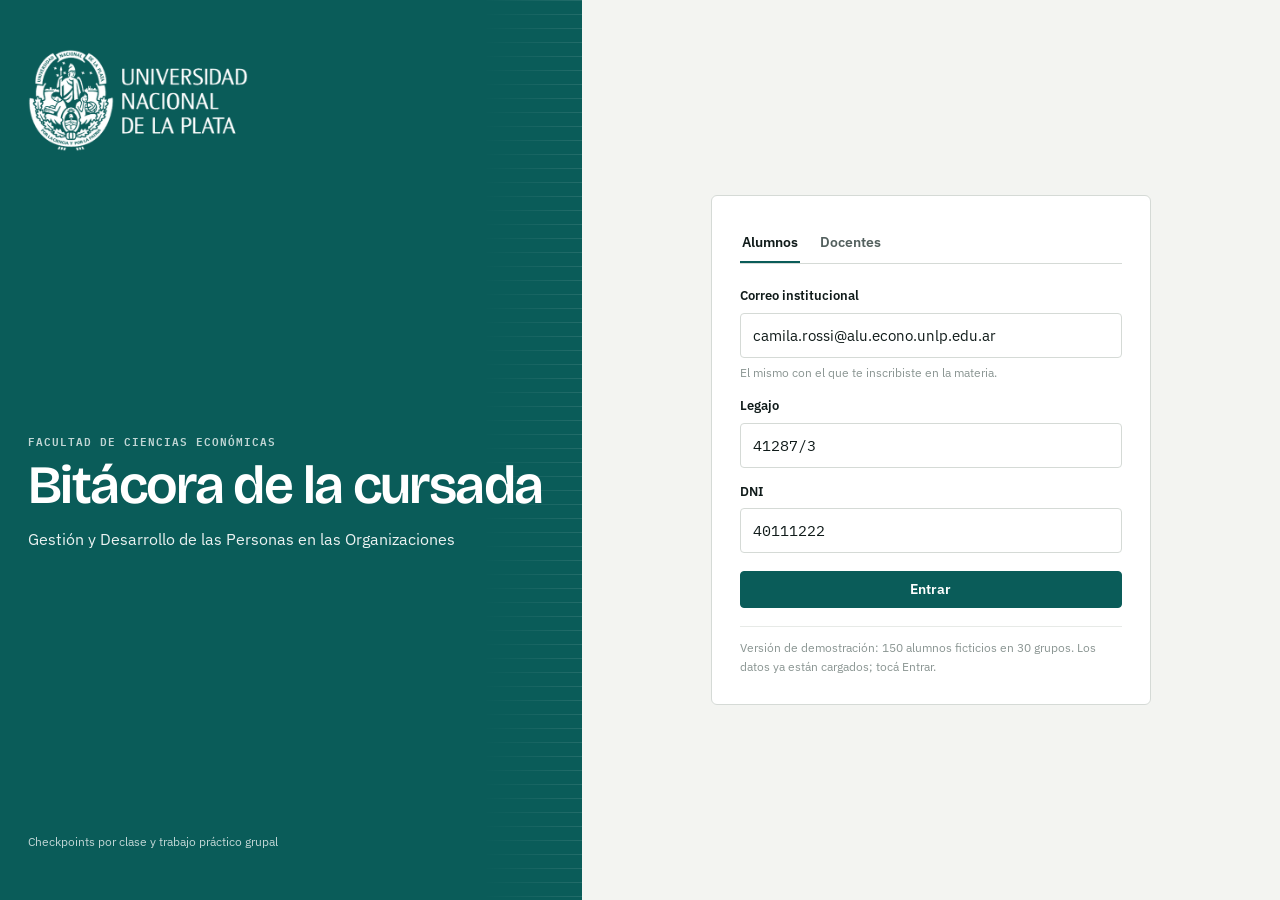
<file: gdpo/index.html>
<!doctype html>
<html lang="es">
<head>
<meta charset="utf-8">
<meta name="viewport" content="width=device-width,initial-scale=1,viewport-fit=cover">
<title>Bitácora GDPO</title>
<meta name="description" content="Checkpoints por clase y trabajo práctico grupal de Gestión y Desarrollo de las Personas en las Organizaciones (FCE · UNLP).">
<link rel="preconnect" href="https://fonts.googleapis.com">
<link rel="preconnect" href="https://fonts.gstatic.com" crossorigin>
<link rel="stylesheet" href="https://fonts.googleapis.com/css2?family=Bricolage+Grotesque:opsz,wght@12..96,500;12..96,600;12..96,700&family=IBM+Plex+Sans:ital,wght@0,400;0,500;0,600;1,400&family=IBM+Plex+Mono:wght@400;500;600&display=swap">
<style>
/* Registro de cátedra: filetes finos, sellos de estado en mono, verde UNLP como marca y mostaza sólo para "ahora". */
:root{
  --bg:#F3F4F1; --paper:#FFFFFF; --ink:#101B1A; --sub:#53605E; --faint:#8A9592; --rule:#D5DAD6; --rule-2:#E7EAE7;
  --brand:#0A5C59; --brand-ink:#FFFFFF; --brand-soft:#DDEBE8;
  --today:#B07A08; --today-soft:#F6EBCF;
  --ok:#257A47; --ok-soft:#E0F0E6; --no:#A93A2A; --no-soft:#F6E1DC; --off:#7C8784; --off-soft:#ECEEEB;
  --f-display:"Bricolage Grotesque","Segoe UI",system-ui,sans-serif;
  --f-body:"IBM Plex Sans","Segoe UI",system-ui,sans-serif;
  --f-mono:"IBM Plex Mono",ui-monospace,Menlo,monospace;
  color-scheme:light;
}
@media (prefers-color-scheme: dark){:root:not([data-theme="light"]){
  --bg:#0C1312; --paper:#131D1C; --ink:#E4ECEA; --sub:#9DAEAA; --faint:#6D7D79; --rule:#26332F; --rule-2:#1C2826;
  --brand:#5FB8AF; --brand-ink:#06201E; --brand-soft:#16312E;
  --today:#E7B13E; --today-soft:#33280F;
  --ok:#62C08A; --ok-soft:#14301F; --no:#E77E6C; --no-soft:#3A1C17; --off:#6D7D79; --off-soft:#1B2624; color-scheme:dark}}
:root[data-theme="dark"]{
  --bg:#0C1312; --paper:#131D1C; --ink:#E4ECEA; --sub:#9DAEAA; --faint:#6D7D79; --rule:#26332F; --rule-2:#1C2826;
  --brand:#5FB8AF; --brand-ink:#06201E; --brand-soft:#16312E;
  --today:#E7B13E; --today-soft:#33280F;
  --ok:#62C08A; --ok-soft:#14301F; --no:#E77E6C; --no-soft:#3A1C17; --off:#6D7D79; --off-soft:#1B2624; color-scheme:dark}
*{box-sizing:border-box}
[hidden]{display:none!important}
html,body{margin:0;min-height:100%}
body{background:var(--bg);color:var(--ink);font:15px/1.55 var(--f-body);-webkit-font-smoothing:antialiased}
.wrap{max-width:1160px;margin:0 auto;padding-left:max(16px,env(safe-area-inset-left,0px));padding-right:max(16px,env(safe-area-inset-right,0px))}
h1,h2,h3,h4{font-family:var(--f-display);font-weight:600;letter-spacing:-.015em;margin:0;line-height:1.15;text-wrap:balance}
h2{font-size:22px} h3{font-size:16.5px}
p{margin:0}
a{color:var(--brand)}
button,input,select,textarea{font:inherit;color:inherit}
:focus-visible{outline:2px solid var(--brand);outline-offset:2px}
.mono{font-family:var(--f-mono);font-variant-numeric:tabular-nums}
.sub{color:var(--sub)} .faint{color:var(--faint)} .sm{font-size:13.5px} .xs{font-size:12px}
.label{font:600 11px/1.2 var(--f-mono);letter-spacing:.09em;text-transform:uppercase;color:var(--sub)}
.mark{display:inline-block;background:currentColor;-webkit-mask:var(--src) center/contain no-repeat;mask:var(--src) center/contain no-repeat}
.sello{--src:url("[data-uri]");width:30px;height:36px;color:var(--brand)}
.logo-full{--src:url("[data-uri]");width:min(260px,70vw);aspect-ratio:506/237;color:var(--brand-ink)}
.sello{width:28px;height:34px;color:var(--brand)}
.logo-full{width:220px;height:104px;max-width:100%}

.btn{display:inline-flex;align-items:center;justify-content:center;gap:8px;border:1px solid var(--brand);background:var(--brand);color:var(--brand-ink);font-weight:600;font-size:14px;padding:9px 16px;border-radius:4px;cursor:pointer;line-height:1.2;text-decoration:none}
.btn:hover{filter:brightness(1.07)}
.btn.line{background:transparent;color:var(--brand)}
.btn.quiet{background:transparent;border-color:var(--rule);color:var(--ink)}
.btn.warn{background:var(--no);border-color:var(--no);color:#fff}
.btn[disabled]{opacity:.45;cursor:not-allowed;filter:none}
.btn.sm{padding:6px 11px;font-size:13px}
.st{display:inline-flex;align-items:center;gap:6px;font:600 10.5px/1 var(--f-mono);letter-spacing:.07em;text-transform:uppercase;padding:5px 7px;border:1px solid currentColor;border-radius:3px;white-space:nowrap}
.st.ok{color:var(--ok);background:var(--ok-soft)} .st.no{color:var(--no);background:var(--no-soft)} .st.off{color:var(--off);background:var(--off-soft)} .st.brand{color:var(--brand);background:var(--brand-soft)} .st.today{color:var(--today);background:var(--today-soft)}
.card{background:var(--paper);border:1px solid var(--rule);border-radius:6px}
.field{display:flex;flex-direction:column;gap:6px;margin-bottom:14px}
.field label{font-size:13px;font-weight:600}
.field input,.field select,.field textarea,.inp{font-size:15px;background:var(--paper);border:1px solid var(--rule);border-radius:4px;padding:10px 12px;width:100%}
.field .hint{font-size:12px;color:var(--faint)}
.err{color:var(--no);font-size:13.5px;margin-top:8px}

/* ingreso */
#v-ingreso{min-height:100vh;display:grid;grid-template-columns:minmax(0,5fr) minmax(0,6fr)}
.ing-brand{background:var(--brand);color:#fff;padding:48px max(28px,env(safe-area-inset-left,0px));display:flex;flex-direction:column;justify-content:space-between;gap:40px;position:relative;overflow:hidden}
:root[data-theme="dark"] .ing-brand{background:#0B3F3C}
@media (prefers-color-scheme: dark){:root:not([data-theme="light"]) .ing-brand{background:#0B3F3C}}
.ing-brand h1{font-size:clamp(34px,4.6vw,54px);letter-spacing:-.03em;line-height:1}
.ruler{position:absolute;right:-20px;top:0;bottom:0;width:120px;background:repeating-linear-gradient(to bottom,currentColor 0 1px,transparent 1px 14px);opacity:.12;-webkit-mask:linear-gradient(to left,#000,transparent);mask:linear-gradient(to left,#000,transparent)}
.ing-form{display:flex;align-items:center;justify-content:center;padding:40px 20px}
.login{width:min(440px,100%);padding:28px}
.tabs{display:flex;border-bottom:1px solid var(--rule);margin-bottom:22px}
.tabs button{background:none;border:0;border-bottom:2px solid transparent;padding:8px 2px;margin-right:18px;font-weight:600;font-size:14px;color:var(--sub);cursor:pointer}
.tabs button[aria-selected="true"]{color:var(--ink);border-bottom-color:var(--brand)}

/* app */
.appbar{background:var(--paper);border-bottom:1px solid var(--rule);position:sticky;top:0;z-index:20}
.appbar .wrap{display:flex;align-items:center;gap:14px;padding-block:10px;flex-wrap:wrap}
.appbar .id{display:flex;align-items:center;gap:10px;margin-right:auto}
.appbar .id b{font-family:var(--f-display);font-size:17px;display:block;line-height:1.1}
.appbar .id span{font-size:11.5px;color:var(--sub)}
.who{font-size:13.5px;text-align:right;line-height:1.3}
.demo{background:var(--today-soft);border-bottom:1px solid var(--rule)}
.demo .wrap{display:flex;align-items:center;gap:8px 12px;flex-wrap:wrap;padding-block:7px;font-size:13px}
.demo b{font:600 11px var(--f-mono);letter-spacing:.09em;text-transform:uppercase;color:var(--today)}
.demo input{font:13px var(--f-mono);background:var(--paper);border:1px solid var(--rule);border-radius:4px;padding:3px 6px}
.demo button{font:500 12px var(--f-mono);border:1px solid var(--rule);background:var(--paper);border-radius:3px;padding:3px 7px;cursor:pointer}
main{padding-block:24px 72px}
.ntabs{display:flex;gap:2px;border-bottom:1px solid var(--rule);margin-bottom:22px;overflow-x:auto}
.ntabs button{background:none;border:0;border-bottom:2px solid transparent;padding:10px 12px;font-weight:600;font-size:14px;color:var(--sub);cursor:pointer;white-space:nowrap}
.ntabs button[aria-selected="true"]{color:var(--ink);border-bottom-color:var(--brand)}

/* alumno: resumen */
.sum{display:grid;grid-template-columns:minmax(0,1.3fr) minmax(0,1fr);gap:0;margin-bottom:22px}
.sum > div{padding:18px 20px}
.sum > div + div{border-left:1px solid var(--rule)}
.big{font:500 44px/1 var(--f-mono);letter-spacing:-.04em}
.big small{font-size:18px;color:var(--faint);letter-spacing:0}
.meter{display:flex;gap:3px;margin:14px 0 8px}
.meter i{flex:1;height:10px;border-radius:2px;background:var(--off-soft);border:1px solid var(--rule)}
.meter i.ok{background:var(--ok);border-color:var(--ok)} .meter i.no{background:var(--no-soft);border-color:var(--no)} .meter i.now{background:var(--today-soft);border-color:var(--today)}
.next{display:flex;flex-direction:column;gap:10px;justify-content:center}
/* alumno: lista de clases */
.clases{display:flex;flex-direction:column}
.cl{display:grid;grid-template-columns:64px minmax(0,1fr) minmax(0,330px);gap:16px;padding:16px 0;border-top:1px solid var(--rule);align-items:start}
.cl:last-child{border-bottom:1px solid var(--rule)}
.cl .n{font:500 30px/1 var(--f-mono);color:var(--brand);letter-spacing:-.04em}
.cl .n small{display:block;font:600 10.5px var(--f-mono);letter-spacing:.08em;color:var(--sub);margin-top:6px}
.cl.lock .n{color:var(--faint)}
.cl.sep{grid-template-columns:64px minmax(0,1fr);padding:10px 0;color:var(--sub)}
.cl.sep .n{font-size:13px;color:var(--ink);font-weight:600;letter-spacing:.04em}
.cl.hoy{background:linear-gradient(90deg,var(--today-soft),transparent 70%);margin-inline:-12px;padding-inline:12px;border-radius:4px}
.partes{display:flex;flex-direction:column;gap:8px}
.pt{display:grid;grid-template-columns:minmax(0,1fr) auto;gap:4px 10px;align-items:center;border:1px solid var(--rule);background:var(--paper);border-radius:4px;padding:9px 11px}
.pt b{font-size:13.5px}
.pt .m{font-size:12px;color:var(--sub);grid-column:1}
.pt .a{grid-row:1/span 2;grid-column:2}
.tema{font-size:15px;font-weight:500}
.meta{font-size:12.5px;color:var(--sub);margin-top:4px;display:flex;gap:4px 14px;flex-wrap:wrap}

/* actividad */
.act{max-width:760px;margin:0 auto}
.back{background:none;border:0;color:var(--brand);font-weight:600;cursor:pointer;padding:0;margin-bottom:16px}
.aviso{border:1px solid var(--today);background:var(--today-soft);border-radius:6px;padding:18px 20px;margin:18px 0}
.aviso ul{margin:8px 0 0;padding-left:18px}
.timer{position:sticky;top:58px;z-index:10;display:flex;justify-content:space-between;align-items:center;gap:10px;background:var(--paper);border:1px solid var(--rule);border-radius:6px;padding:10px 14px;margin:14px 0 18px}
.timer .t{font:600 22px var(--f-mono)}
.timer.over{border-color:var(--today);background:var(--today-soft)}
.timer .bar{flex:1;height:4px;background:var(--off-soft);border-radius:2px;overflow:hidden;max-width:260px}
.timer .bar i{display:block;height:100%;background:var(--brand)}
.timer.over .bar i{background:var(--today)}
.q{margin-bottom:22px}
.q > p{font-weight:600;margin-bottom:10px}
.q .num{font:600 12px var(--f-mono);color:var(--brand);margin-right:6px}
.opt{display:grid;grid-template-columns:18px minmax(0,1fr);gap:9px;align-items:start;padding:9px 12px;border:1px solid var(--rule);border-radius:4px;margin-bottom:6px;cursor:pointer;background:var(--paper)}
.opt:has(input:checked){border-color:var(--brand);background:var(--brand-soft)}
.opt input{margin:4px 0 0;accent-color:var(--brand)}
textarea.inp{min-height:110px;resize:vertical;line-height:1.5}
.res{text-align:center;padding:34px 20px}
.res .big{margin:12px 0}

/* TP */
.tp-grid{display:grid;grid-template-columns:minmax(0,1fr) 300px;gap:22px;align-items:start}
.side{display:flex;flex-direction:column;gap:14px;position:sticky;top:76px}
.box{padding:16px 18px}
.caso{border-left:3px solid var(--brand);padding:2px 0 2px 14px;font-size:14.5px;margin-bottom:22px}
.ent{border-top:1px solid var(--rule);padding:18px 0}
.ent-h{display:grid;grid-template-columns:40px minmax(0,1fr) auto;gap:12px;align-items:start;margin-bottom:10px}
.ent-h .n{font:600 18px var(--f-mono);color:var(--brand)}
.consigna{font-size:14px;color:var(--sub);margin:0 0 10px 52px}
.ed-wrap{margin-left:52px}
.toolbar{display:flex;flex-wrap:wrap;gap:2px;border:1px solid var(--rule);border-bottom:0;border-radius:4px 4px 0 0;padding:4px;background:var(--bg)}
.toolbar button{border:1px solid transparent;background:none;border-radius:3px;min-width:30px;height:28px;padding:0 7px;cursor:pointer;font-size:13px}
.toolbar button:hover{background:var(--paper);border-color:var(--rule)}
.editor{min-height:150px;border:1px solid var(--rule);border-radius:0 0 4px 4px;background:var(--paper);padding:12px 14px;line-height:1.65}
.editor:empty::before{content:attr(data-ph);color:var(--faint)}
.editor h3{font-size:16px;margin:.5em 0 .2em}
.editor[contenteditable="false"]{background:var(--bg)}
.ed-foot{display:flex;justify-content:space-between;gap:10px;flex-wrap:wrap;margin-top:6px;font-size:12.5px;color:var(--sub)}
.conf{border:1px solid var(--no);background:var(--no-soft);border-radius:4px;padding:12px 14px;margin-top:8px;font-size:13.5px}
.conf .row{display:flex;gap:8px;margin-top:10px;flex-wrap:wrap}
.locked{border:1px dashed var(--rule);border-radius:4px;padding:14px;color:var(--sub);font-size:14px;margin-left:52px}
.dots{display:inline-flex;gap:3px;vertical-align:middle}
.dots i{width:10px;height:10px;border-radius:2px;border:1px solid var(--rule);background:var(--off-soft)}
.dots i.ok{background:var(--ok);border-color:var(--ok)} .dots i.late{background:var(--today);border-color:var(--today)} .dots i.miss{background:var(--no-soft);border-color:var(--no)} .dots i.lock{background:transparent;border-style:dashed}

/* docente */
.dhead{display:flex;justify-content:space-between;align-items:flex-end;gap:14px;flex-wrap:wrap;margin-bottom:18px}
.kpis{display:grid;grid-template-columns:repeat(5,minmax(0,1fr));margin-bottom:22px}
.kpi{padding:14px 16px;border-left:1px solid var(--rule)}
.kpi:first-child{border-left:0}
.kpi .v{font:500 30px/1.05 var(--f-mono);letter-spacing:-.03em}
.kpi .v small{font-size:14px;color:var(--faint);letter-spacing:0}
.kpi .k{font-size:12.5px;color:var(--sub);margin-top:4px}
.kpi.ok .v{color:var(--ok)} .kpi.no .v{color:var(--no)} .kpi.today .v{color:var(--today)}
.d-grid{display:grid;grid-template-columns:minmax(0,1.6fr) minmax(0,1fr);gap:22px;align-items:start}
.panel{padding:18px 20px}
.panel-h{display:flex;justify-content:space-between;align-items:baseline;gap:10px;margin-bottom:12px;flex-wrap:wrap}
.cbar{display:grid;grid-template-columns:38px minmax(0,1fr) 120px;gap:12px;align-items:center;padding:7px 0;border-top:1px solid var(--rule-2);font-size:13px}
.cbar:first-of-type{border-top:0}
.cbar .r{font:600 13px var(--f-mono);color:var(--brand)}
.cbar .bar{height:14px;display:flex;background:var(--off-soft);border-radius:2px;overflow:hidden}
.cbar .bar i{display:block;height:100%}
.cbar .n{font-family:var(--f-mono);text-align:right;color:var(--sub);font-size:12px}
.legend{display:flex;gap:14px;flex-wrap:wrap;font-size:12px;color:var(--sub);margin-top:12px}
.legend i{display:inline-block;width:10px;height:10px;border-radius:2px;margin-right:5px;vertical-align:-1px}
.tools{display:flex;gap:8px;flex-wrap:wrap;align-items:center;margin-bottom:12px}
.tools select,.search{font-size:14px;background:var(--paper);border:1px solid var(--rule);border-radius:4px;padding:6px 10px}
.search{flex:1 1 200px;max-width:280px;min-width:0}
.chip{font:600 12.5px var(--f-body);border:1px solid var(--rule);background:var(--paper);color:var(--sub);border-radius:3px;padding:5px 10px;cursor:pointer}
.chip[aria-pressed="true"]{border-color:var(--brand);color:var(--brand);background:var(--brand-soft)}
.tbox{overflow-x:auto;border:1px solid var(--rule);border-radius:6px;background:var(--paper)}
table.t{border-collapse:collapse;width:100%;font-size:13.5px}
table.t th{font:600 10.5px var(--f-mono);letter-spacing:.07em;text-transform:uppercase;color:var(--sub);text-align:left;padding:10px 10px;border-bottom:1px solid var(--rule);background:var(--bg);white-space:nowrap;position:sticky;top:0}
table.t td{padding:7px 10px;border-bottom:1px solid var(--rule-2);white-space:nowrap}
table.t tr.click{cursor:pointer}
table.t tr.click:hover td{background:var(--bg)}
.cell{display:inline-grid;grid-template-columns:8px 8px;gap:1px}
.cell i{width:8px;height:14px;border-radius:1px;background:var(--off-soft);border:1px solid var(--rule)}
.cell i.ok{background:var(--ok);border-color:var(--ok)} .cell i.no{background:var(--no);border-color:var(--no)} .cell i.x{background:var(--today);border-color:var(--today)} .cell i.pend{background:var(--paper);border-color:var(--faint)} .cell i.lock{background:transparent;border-style:dashed}
.nota{width:64px;font:600 14px var(--f-mono);padding:5px 7px;border:1px solid var(--rule);border-radius:4px;background:var(--paper);text-align:center}
.drawer{position:fixed;top:0;right:0;bottom:0;width:min(560px,100%);background:var(--paper);border-left:1px solid var(--rule);z-index:40;overflow-y:auto;padding:22px max(22px,env(safe-area-inset-right,0px)) 32px 22px}
.scrim{position:fixed;inset:0;background:rgba(5,15,14,.35);z-index:35}
.dl{width:100%;border-collapse:collapse;font-size:13.5px;margin-top:10px}
.dl td{padding:7px 0;border-top:1px solid var(--rule-2);vertical-align:top}
.dl td + td{text-align:right}
.exp{display:grid;grid-template-columns:repeat(auto-fill,minmax(260px,1fr));gap:14px}
.exp .card{padding:18px;display:flex;flex-direction:column;gap:10px}
.toast{position:fixed;left:50%;bottom:22px;transform:translateX(-50%);background:var(--ink);color:var(--bg);padding:10px 16px;border-radius:4px;font-size:13.5px;font-weight:500;z-index:60;max-width:calc(100% - 32px)}
.empty{padding:30px;text-align:center;color:var(--sub)}
#print-root{display:none}
@media print{
  body > *:not(#print-root){display:none!important}
  #print-root{display:block;color:#000;font:11pt/1.5 var(--f-body)}
  #print-root h1{font-size:20pt} #print-root h2{font-size:13pt;margin-top:18pt;border-bottom:1px solid #999;padding-bottom:3pt}
  #print-root .pmeta{font-size:9.5pt;color:#444}
  @page{margin:18mm}
}
@media (max-width:980px){
  .tp-grid,.d-grid{grid-template-columns:minmax(0,1fr)}
  .side{position:static}
  .kpis{grid-template-columns:repeat(3,minmax(0,1fr))}
  .kpi:nth-child(4){border-left:0} .kpi:nth-child(n+4){border-top:1px solid var(--rule)}
  .cl{grid-template-columns:52px minmax(0,1fr)} .cl .partes{grid-column:1/-1}
}
@media (max-width:760px){
  #v-ingreso{grid-template-columns:minmax(0,1fr)}
  .ing-brand{padding:32px 20px;gap:24px}
  .sum{grid-template-columns:minmax(0,1fr)} .sum > div + div{border-left:0;border-top:1px solid var(--rule)}
  .kpis{grid-template-columns:repeat(2,minmax(0,1fr))}
  .kpi:nth-child(odd){border-left:0} .kpi:nth-child(4){border-left:1px solid var(--rule)} .kpi:nth-child(n+3){border-top:1px solid var(--rule)}
  .consigna,.ed-wrap,.locked{margin-left:0}
  .who{display:none}
}
@media (prefers-reduced-motion:reduce){*{transition:none!important;animation:none!important}}
</style>
</head>
<body>

<section id="v-ingreso">
  <div class="ing-brand">
    <div class="ruler" aria-hidden="true"></div>
    <span class="mark logo-full" role="img" aria-label="Universidad Nacional de La Plata"></span>
    <div>
      <p class="label" style="color:inherit;opacity:.75;margin-bottom:12px">Facultad de Ciencias Económicas</p>
      <h1>Bitácora de la cursada</h1>
      <p style="margin-top:14px;max-width:44ch;font-size:16px;opacity:.92">Gestión y Desarrollo de las Personas en las Organizaciones</p>
    </div>
    <p class="xs" style="opacity:.75" id="ing-cuat">Checkpoints por clase y trabajo práctico grupal</p>
  </div>
  <div class="ing-form">
    <div class="card login">
      <div class="tabs" role="tablist">
        <button role="tab" aria-selected="true" data-lt="al">Alumnos</button>
        <button role="tab" aria-selected="false" data-lt="doc">Docentes</button>
      </div>
      <form id="f-al" novalidate>
        <div class="field"><label for="in-mail">Correo institucional</label><input id="in-mail" type="email" autocomplete="email" required><span class="hint">El mismo con el que te inscribiste en la materia.</span></div>
        <div class="field"><label for="in-leg">Legajo</label><input id="in-leg" class="mono" autocomplete="off" required></div>
        <div class="field"><label for="in-dni">DNI</label><input id="in-dni" class="mono" inputmode="numeric" autocomplete="off" required></div>
        <button class="btn" style="width:100%;margin-top:4px">Entrar</button>
        <p class="err" id="err-al" hidden></p>
      </form>
      <form id="f-doc" hidden novalidate>
        <div class="field"><label for="d-mail">Correo docente</label><input id="d-mail" type="email" autocomplete="email"></div>
        <div class="field"><label for="d-clave">Clave personal</label><input id="d-clave" type="password" autocomplete="current-password"></div>
        <button class="btn" style="width:100%;margin-top:4px">Entrar al tablero</button>
        <p class="err" id="err-doc" hidden></p>
      </form>
      <p class="xs faint" id="demo-note" style="margin-top:18px;border-top:1px solid var(--rule-2);padding-top:12px" hidden>Versión de demostración: 150 alumnos ficticios en 30 grupos. Los datos ya están cargados; tocá Entrar.</p>
    </div>
  </div>
</section>

<section id="v-app" hidden>
  <header class="appbar">
    <div class="wrap">
      <div class="id"><span class="mark sello" aria-hidden="true"></span><div><b>Bitácora GDPO</b><span>Gestión y Desarrollo de las Personas · UNLP</span></div></div>
      <div class="who" id="who"></div>
      <button class="btn quiet sm" id="logout">Salir</button>
    </div>
  </header>
  <div class="demo" id="demo-bar" hidden>
    <div class="wrap">
      <b>Demo</b>
      <label class="sub" for="demo-date">Fecha simulada</label>
      <input type="datetime-local" id="demo-date">
      <span class="sub">Ir a</span>
      <span id="demo-jumps" style="display:flex;gap:4px;flex-wrap:wrap"></span>
    </div>
  </div>
  <main class="wrap" id="main"></main>
</section>
<div id="drawer-root"></div>
<div id="toast-root" aria-live="polite"></div>
<div id="print-root"></div>

<script>
/* URL de la aplicación web de Apps Script (termina en /exec). Vacía = modo demo con datos ficticios. */
var API = '';
</script>
<script>
/*
 * Simulador en memoria de los servicios de Google Apps Script que usa Code.gs
 * (SpreadsheetApp, CacheService, LockService, Utilities, ContentService).
 * Sirve para dos cosas: las pruebas automáticas en Node y el modo demo del navegador,
 * que así ejecuta EXACTAMENTE el mismo backend que va a correr en Google.
 */
function crearEntornoGAS(opciones) {
  opciones = opciones || {};
  var RealDate = Date;
  var desfase = 0;
  function FakeDate() {
    var a = Array.prototype.slice.call(arguments);
    if (!a.length) return new RealDate(RealDate.now() + desfase);
    return new (Function.prototype.bind.apply(RealDate, [null].concat(a)))();
  }
  FakeDate.prototype = RealDate.prototype;
  FakeDate.now = function () { return RealDate.now() + desfase; };
  FakeDate.parse = RealDate.parse;
  FakeDate.UTC = RealDate.UTC;

  /* ---------- SHA-256 / HMAC síncronos ---------- */
  function utf8(s) { return Array.from(unescape(encodeURIComponent(s)), function (c) { return c.charCodeAt(0); }); }
  var K = [0x428a2f98,0x71374491,0xb5c0fbcf,0xe9b5dba5,0x3956c25b,0x59f111f1,0x923f82a4,0xab1c5ed5,0xd807aa98,0x12835b01,0x243185be,0x550c7dc3,0x72be5d74,0x80deb1fe,0x9bdc06a7,0xc19bf174,0xe49b69c1,0xefbe4786,0x0fc19dc6,0x240ca1cc,0x2de92c6f,0x4a7484aa,0x5cb0a9dc,0x76f988da,0x983e5152,0xa831c66d,0xb00327c8,0xbf597fc7,0xc6e00bf3,0xd5a79147,0x06ca6351,0x14292967,0x27b70a85,0x2e1b2138,0x4d2c6dfc,0x53380d13,0x650a7354,0x766a0abb,0x81c2c92e,0x92722c85,0xa2bfe8a1,0xa81a664b,0xc24b8b70,0xc76c51a3,0xd192e819,0xd6990624,0xf40e3585,0x106aa070,0x19a4c116,0x1e376c08,0x2748774c,0x34b0bcb5,0x391c0cb3,0x4ed8aa4a,0x5b9cca4f,0x682e6ff3,0x748f82ee,0x78a5636f,0x84c87814,0x8cc70208,0x90befffa,0xa4506ceb,0xbef9a3f7,0xc67178f2];
  function sha256(bytes) {
    var H = [0x6a09e667,0xbb67ae85,0x3c6ef372,0xa54ff53a,0x510e527f,0x9b05688c,0x1f83d9ab,0x5be0cd19];
    var l = bytes.length, m = bytes.slice(); m.push(0x80);
    while (m.length % 64 !== 56) m.push(0);
    var bits = l * 8; for (var i = 7; i >= 0; i--) m.push(i > 3 ? 0 : (bits >>> (i * 8)) & 255);
    var w = new Array(64);
    for (var o = 0; o < m.length; o += 64) {
      for (var t = 0; t < 16; t++) w[t] = (m[o + t * 4] << 24) | (m[o + t * 4 + 1] << 16) | (m[o + t * 4 + 2] << 8) | m[o + t * 4 + 3];
      for (t = 16; t < 64; t++) {
        var x = w[t - 15], y = w[t - 2];
        var s0 = ((x >>> 7) | (x << 25)) ^ ((x >>> 18) | (x << 14)) ^ (x >>> 3);
        var s1 = ((y >>> 17) | (y << 15)) ^ ((y >>> 19) | (y << 13)) ^ (y >>> 10);
        w[t] = (w[t - 16] + s0 + w[t - 7] + s1) | 0;
      }
      var a = H[0], b = H[1], c = H[2], d = H[3], e = H[4], f = H[5], g = H[6], h = H[7];
      for (t = 0; t < 64; t++) {
        var S1 = ((e >>> 6) | (e << 26)) ^ ((e >>> 11) | (e << 21)) ^ ((e >>> 25) | (e << 7));
        var ch = (e & f) ^ (~e & g);
        var t1 = (h + S1 + ch + K[t] + w[t]) | 0;
        var S0 = ((a >>> 2) | (a << 30)) ^ ((a >>> 13) | (a << 19)) ^ ((a >>> 22) | (a << 10));
        var t2 = (S0 + ((a & b) ^ (a & c) ^ (b & c))) | 0;
        h = g; g = f; f = e; e = (d + t1) | 0; d = c; c = b; b = a; a = (t1 + t2) | 0;
      }
      H[0] = (H[0] + a) | 0; H[1] = (H[1] + b) | 0; H[2] = (H[2] + c) | 0; H[3] = (H[3] + d) | 0;
      H[4] = (H[4] + e) | 0; H[5] = (H[5] + f) | 0; H[6] = (H[6] + g) | 0; H[7] = (H[7] + h) | 0;
    }
    var out = []; H.forEach(function (v) { out.push((v >>> 24) & 255, (v >>> 16) & 255, (v >>> 8) & 255, v & 255); });
    return out;
  }
  function hmac(msg, key) {
    var k = utf8(key); if (k.length > 64) k = sha256(k);
    while (k.length < 64) k.push(0);
    var ip = k.map(function (b) { return b ^ 0x36; }), op = k.map(function (b) { return b ^ 0x5c; });
    return sha256(op.concat(sha256(ip.concat(utf8(msg)))));
  }
  var B64 = 'ABCDEFGHIJKLMNOPQRSTUVWXYZabcdefghijklmnopqrstuvwxyz0123456789-_';
  function b64(bytes) {
    var s = '';
    for (var i = 0; i < bytes.length; i += 3) {
      var n = (bytes[i] << 16) | ((bytes[i + 1] || 0) << 8) | (bytes[i + 2] || 0);
      s += B64[(n >> 18) & 63] + B64[(n >> 12) & 63] + (i + 1 < bytes.length ? B64[(n >> 6) & 63] : '=') + (i + 2 < bytes.length ? B64[n & 63] : '=');
    }
    return s;
  }
  function unb64(s) {
    s = s.replace(/=+$/, ''); var out = [], buf = 0, bits = 0;
    for (var i = 0; i < s.length; i++) { buf = (buf << 6) | B64.indexOf(s[i]); bits += 6; if (bits >= 8) { bits -= 8; out.push((buf >> bits) & 255); } }
    return out;
  }

  /* ---------- Planilla ---------- */
  function Hoja(nombre) { this.nombre = nombre; this.filas = []; }
  Hoja.prototype.getLastRow = function () { return this.filas.length; };
  Hoja.prototype.setFrozenRows = function () {};
  Hoja.prototype.setName = function (n) { this.nombre = n; };
  Hoja.prototype.getRange = function (r, c, nr, nc) {
    if (typeof r === 'string') return new Rango(this, 1, 1, 0, 0);
    return new Rango(this, r, c, nr || 1, nc || 1);
  };
  function Rango(h, r, c, nr, nc) { this.h = h; this.r = r; this.c = c; this.nr = nr; this.nc = nc; }
  Rango.prototype.getValues = function () {
    var out = [];
    for (var i = 0; i < this.nr; i++) {
      var f = this.h.filas[this.r - 1 + i] || [], row = [];
      for (var j = 0; j < this.nc; j++) { var v = f[this.c - 1 + j]; row.push(v === undefined || v === null ? '' : v); }
      out.push(row);
    }
    return out;
  };
  Rango.prototype.getValue = function () { return this.getValues()[0][0]; };
  Rango.prototype.setValues = function (vals) {
    for (var i = 0; i < vals.length; i++) {
      var idx = this.r - 1 + i;
      while (this.h.filas.length <= idx) this.h.filas.push([]);
      for (var j = 0; j < vals[i].length; j++) {
        var v = vals[i][j];
        this.h.filas[idx][this.c - 1 + j] = (v instanceof RealDate) ? new RealDate(v.getTime()) : v;
      }
    }
    return this;
  };
  Rango.prototype.setValue = function (v) { return this.setValues([[v]]); };
  Rango.prototype.setNumberFormat = function () { return this; };
  Rango.prototype.setFontWeight = function () { return this; };
  Rango.prototype.createTextFinder = function (txt) {
    var self = this, entera = false;
    var tf = {
      matchEntireCell: function (b) { entera = b; return tf; },
      findAll: function () {
        var res = [];
        self.getValues().forEach(function (row, i) {
          row.forEach(function (v) {
            var s = String(v);
            if (entera ? s === String(txt) : s.indexOf(String(txt)) >= 0) res.push({ getRow: function () { return self.r + i; } });
          });
        });
        return res;
      },
      findNext: function () { return tf.findAll()[0] || null; }
    };
    return tf;
  };
  var libro = { hojas: {} };
  libro.getSheetByName = function (n) { return libro.hojas[n] || null; };
  libro.insertSheet = function (n) { return (libro.hojas[n] = new Hoja(n)); };
  libro.getSheets = function () { return Object.keys(libro.hojas).map(function (k) { return libro.hojas[k]; }); };

  /* ---------- Caché (con vencimiento) ---------- */
  var cacheMem = {};
  function vivo(k) { var e = cacheMem[k]; if (!e) return null; if (e.x < FakeDate.now()) { delete cacheMem[k]; return null; } return e.v; }
  var cache = {
    get: function (k) { return vivo(k); },
    put: function (k, v, ttl) { cacheMem[k] = { v: String(v), x: FakeDate.now() + (ttl || 600) * 1000 }; },
    putAll: function (o, ttl) { Object.keys(o).forEach(function (k) { cache.put(k, o[k], ttl); }); },
    getAll: function (ks) { var o = {}; ks.forEach(function (k) { var v = vivo(k); if (v !== null) o[k] = v; }); return o; },
    remove: function (k) { delete cacheMem[k]; },
    removeAll: function (ks) { ks.forEach(function (k) { delete cacheMem[k]; }); }
  };

  var logs = [];
  var env = {
    Date: FakeDate,
    SpreadsheetApp: { getActiveSpreadsheet: function () { return libro; }, flush: function () {} },
    CacheService: { getScriptCache: function () { return cache; } },
    LockService: { getScriptLock: function () { return { tryLock: function () { return true; }, waitLock: function () {}, releaseLock: function () {} }; } },
    Utilities: {
      getUuid: function () { return 'xxxxxxxx-xxxx-4xxx-yxxx-xxxxxxxxxxxx'.replace(/[xy]/g, function (c) { var r = Math.random() * 16 | 0; return (c === 'x' ? r : (r & 3 | 8)).toString(16); }); },
      computeHmacSha256Signature: function (v, k) { return hmac(String(v), String(k)); },
      base64EncodeWebSafe: function (v) { return b64(typeof v === 'string' ? utf8(v) : v); },
      base64DecodeWebSafe: function (s) { return unb64(s); },
      newBlob: function (bytes) { return { getDataAsString: function () { return decodeURIComponent(escape(String.fromCharCode.apply(null, bytes))); } }; }
    },
    ContentService: {
      MimeType: { JSON: 'json' },
      createTextOutput: function (s) { return { contenido: s, setMimeType: function () { return this; }, getContent: function () { return s; } }; }
    },
    Logger: { log: function (m) { logs.push(String(m)); if (opciones.verbose) console.log(m); } },
    console: opciones.console || { log: function () {}, warn: function () {}, error: function (e) { logs.push('console.error: ' + e); } },
    // control del simulador
    _libro: libro,
    _logs: logs,
    _fijarAhora: function (ms) { desfase = ms - RealDate.now(); },
    _limpiarCache: function () { cacheMem = {}; }
  };
  return env;
}
if (typeof module !== 'undefined') module.exports = { crearEntornoGAS: crearEntornoGAS };

;
/* Ejecuta Code.gs dentro del entorno simulado y devuelve sus funciones. */
function cargarBackend(env, fuente) {
  var nombres = ['Date', 'SpreadsheetApp', 'CacheService', 'LockService', 'Utilities', 'ContentService', 'Logger', 'console', 'DriveApp'];
  var valores = nombres.map(function (n) { return env[n]; });
  var api = new Function(nombres.join(','), fuente +
    '\n;return { manejar_: manejar_, configurarBitacora: configurarBitacora, limpiarCache: limpiarCache,' +
    ' probarBackend: typeof probarBackend === "function" ? probarBackend : null, padron_: padron_, HOJAS: HOJAS };').apply(null, valores);
  return {
    api: api,
    llamar: function (p) {
      api.padron_.m = undefined;           // en Google cada pedido es una ejecución nueva
      var r = api.manejar_(JSON.parse(JSON.stringify(p)));
      return JSON.parse(r.getContent());
    }
  };
}
/* Carga las hojas de contenido en la planilla simulada (mismas filas que las plantillas CSV). */
function sembrarPlanilla(env, C, padron) {
  var L = env._libro;
  function poner(n, filas) { var h = L.getSheetByName(n); if (filas.length) h.getRange(2, 1, filas.length, filas[0].length).setValues(filas); }
  poner('Cronograma', C.cronograma);
  poner('Preguntas', C.filasPreguntas());
  poner('EntregasTP', C.entregasTP);
  poner('Docentes', C.docentes);
  poner('Padron', padron);
  var hc = L.getSheetByName('Config');
  hc.filas.forEach(function (f) { if (f[0] === 'caso_tp') f[1] = C.caso; if (f[0] === 'prueba_carga') f[1] = 'SI'; });
}
if (typeof module !== 'undefined') module.exports = { cargarBackend: cargarBackend, sembrarPlanilla: sembrarPlanilla };

;
/*
 * CONTENIDO DE EJEMPLO · 1.er cuatrimestre 2027
 * Fechas: Calendario_GDPO_2026 corrido un año (mismo día de la semana). Ajustar con el calendario 2027.
 * Las preguntas y el caso del TP son una base para que el equipo de prácticos las revise.
 * De acá salen las plantillas CSV que se pegan en la planilla (ver build.js).
 */
var CONTENIDO = (function () {
  // clase, fecha, unidad, tema, abre, cierra(vacío = regla), checkpoint, título cápsula, url cápsula
  var cronograma = [
    ['1', '2027-03-10', 'I', 'Presentación de la cátedra. La gerencia de RRHH y su evolución.', '', '', 'NO', '', ''],
    ['2', '2027-03-17', 'I', 'Dirección estratégica del personal. Políticas. Modelo de múltiples roles de Ulrich.', '2027-03-17 18:15', '', 'SI', 'Entrevista a Mirella (Godrej): los roles de RRHH en la práctica', ''],
    ['3', '2027-03-24', 'II', 'Mercado de trabajo y de RRHH. Planificación de RRHH. Motivación.', '2027-03-24 18:15', '', 'SI', 'Podcast: ¿por qué trabajamos? Motivación y mix generacional', ''],
    ['4', '2027-03-31', 'III', 'Descripción y perfil del puesto. Evaluación de puestos.', '2027-03-31 18:15', '', 'SI', 'Entrevista a Juani Castoldi (Atalaya): cómo se define un puesto en una tienda', ''],
    ['5', '2027-04-07', 'III', 'Reclutamiento y selección por competencias. Inducción.', '2027-04-07 18:15', '', 'SI', 'Cápsula: un programa de inducción por dentro', ''],
    ['P1', '2027-04-14', '', '1.er parcial', '', '', 'NO', '', ''],
    ['6', '2027-04-21', 'III', 'Evaluación de desempeño. Sistemas de calificación. Potencial.', '2027-04-21 18:15', '', 'SI', 'Cápsula: la conversación de desempeño (caso Jorgelina)', ''],
    ['7', '2027-04-28', 'IV', 'Capacitación y desarrollo. Detección de necesidades y del potencial.', '2027-04-28 18:15', '', 'SI', 'Entrevista a Ramiro Marchesotti (Globant): aprender en una empresa que crece', ''],
    ['R1', '2027-05-05', '', 'Recuperatorio 1.er parcial', '', '', 'NO', '', ''],
    ['8', '2027-05-12', 'II', 'La comunicación en la empresa. Conversaciones y feedback.', '2027-05-12 18:15', '', 'SI', 'Podcast: conversaciones difíciles en el trabajo', ''],
    ['9', '2027-05-26', 'V', 'Sistema de compensaciones. Beneficios e incentivos.', '2027-05-26 18:15', '', 'SI', 'Entrevista a Álvaro Galeota (Movistar): compensaciones y beneficios', ''],
    ['10', '2027-06-02', 'VI', 'Auditoría y medición de la gestión de RRHH. Relaciones laborales.', '2027-06-02 18:15', '', 'SI', 'Gonzalo Grigera: relaciones laborales y convenios', ''],
    ['P2', '2027-06-09', '', '2.º parcial', '', '', 'NO', '', ''],
    ['11', '2027-06-16', '', 'Presentación de los TP integradores', '', '', 'NO', '', ''],
    ['12', '2027-06-30', 'VI', 'Modelo de alineamiento organizacional.', '2027-06-30 18:15', '', 'SI', 'Cápsula de cierre: alinear personas y estrategia', ''],
    ['R2', '2027-07-07', '', 'Recuperatorio 2.º parcial', '', '', 'NO', '', '']
  ];

  // clase -> [ [enunciado, [opciones], correcta(0..)] x3 ]
  var teorico = {
    '2': [
      ['Una cadena de supermercados centraliza la liquidación de sueldos en un centro de servicios compartidos y libera a sus HRBP para trabajar con los gerentes regionales en el plan de expansión. Según Ulrich, ¿qué busca este rediseño?',
        ['Reducir RRHH a su rol de experto administrativo para bajar costos.', 'Separar la eficiencia operativa del aporte estratégico, para que el área actúe como socio del negocio sin descuidar la administración.', 'Trasladar la gestión de personas por completo a los mandos medios.', 'Reforzar el rol de defensor de los empleados frente a la dirección.'], 1],
      ['Un gerente de planta se queja de que "RRHH no le resuelve" la rotación de su equipo. Desde la idea de funciones compartidas con la línea, ¿cuál es la lectura más precisa?',
        ['Es responsabilidad exclusiva de RRHH, que debe diseñar un plan de retención.', 'Es un problema del mercado laboral y ninguna de las dos áreas puede influir.', 'RRHH aporta diagnóstico y herramientas, pero la retención depende en buena medida de la gestión cotidiana del jefe directo.', 'Corresponde a la dirección general, porque la rotación afecta el resultado.'], 2],
      ['Una empresa define que "toda vacante se publica primero internamente durante cinco días". ¿Qué es esto, en términos de dirección estratégica del personal?',
        ['Un procedimiento operativo del área de selección.', 'Una política: un criterio general que orienta decisiones y expresa qué valora la organización.', 'Un objetivo de RRHH medible en el tablero.', 'Una práctica informal que no conviene escribir.'], 1]
    ],
    '3': [
      ['Una cadena de indumentaria proyecta abrir 12 tiendas el año próximo y su rotación de vendedores es del 45 % anual. ¿Qué debería considerar primero la planificación de RRHH?',
        ['Calcular sólo la dotación de las tiendas nuevas y lanzar las búsquedas.', 'Estimar la demanda total (tiendas nuevas más reposición por rotación) y contrastarla con la oferta interna y externa disponible.', 'Congelar las aperturas hasta bajar la rotación por debajo del 10 %.', 'Tercerizar la selección para no sobrecargar al área.'], 1],
      ['En un mercado donde los perfiles de análisis de datos son escasos y muy disputados, ¿qué decisión es más coherente?',
        ['Pagar por encima del mercado en todas las búsquedas de ese perfil.', 'Combinar atracción externa selectiva con desarrollo interno de perfiles cercanos, para depender menos del mercado.', 'Bajar los requisitos del perfil hasta encontrar candidatos.', 'Postergar las búsquedas hasta que el mercado se equilibre.'], 1],
      ['Una empresa aumenta el bono anual para mejorar el compromiso de un equipo de analistas jóvenes y no obtiene resultados. Desde el modelo antropológico humanista, ¿qué explica mejor el fracaso?',
        ['El monto del bono fue insuficiente.', 'Se actuó sólo sobre motivos extrínsecos y se ignoraron los intrínsecos y trascendentes: aprendizaje, sentido e impacto en otros.', 'Los modelos mecanicistas no aplican a perfiles junior.', 'Faltó un sistema de control más estricto del desempeño.'], 1]
    ],
    '4': [
      ['En una descripción de puesto se lee: "Persona proactiva, con orientación al cliente y tolerancia a la presión". ¿Cuál es el problema?',
        ['Ninguno: es una descripción completa.', 'Mezcla descripción y perfil: enumera atributos de la persona y no dice para qué existe el puesto, qué hace ni de qué responde.', 'Le falta el rango salarial para ser válida.', 'Debería redactarse en tercera persona.'], 1],
      ['¿Para qué sirve principalmente la evaluación de puestos?',
        ['Para medir cuán bien trabaja cada ocupante.', 'Para establecer el valor relativo de cada puesto dentro de la organización y sostener una estructura salarial equitativa.', 'Para decidir a quién capacitar primero.', 'Para reemplazar la descripción de puesto.'], 1],
      ['Dos puestos con el mismo título ("Analista") tienen responsabilidades muy distintas en dos áreas. ¿Qué conviene hacer?',
        ['Mantener el título y la misma banda salarial, para no generar conflictos.', 'Describir y evaluar cada puesto por su contenido real, aunque compartan el nombre.', 'Unificar las tareas para que el título sea correcto.', 'Dejar que cada gerente fije el salario.'], 1]
    ],
    '5': [
      ['En una entrevista por competencias, ¿qué pregunta evalúa mejor "trabajo en equipo"?',
        ['"¿Te considerás una persona que trabaja bien en equipo?"', '"¿Qué harías si un compañero no cumple con su parte?"', '"Contame una situación concreta en la que un trabajo grupal se trabó: qué hiciste vos y cuál fue el resultado."', '"¿Cómo te describirían tus compañeros?"'], 2],
      ['Una empresa pierde al 30 % de sus ingresantes en los primeros tres meses. ¿Qué mira primero en el programa de inducción?',
        ['Si el ingresante recibe a tiempo la computadora y el usuario.', 'Si la inducción le da sentido, vínculos y expectativas claras sobre el puesto, además de la información administrativa.', 'Si la inducción dura al menos una semana.', 'Si el manual de bienvenida está actualizado.'], 1],
      ['¿Cuál es una ventaja propia del reclutamiento interno frente al externo?',
        ['Siempre trae ideas nuevas a la organización.', 'Aprovecha el conocimiento de la cultura y funciona como señal de desarrollo para el resto.', 'Es imposible que genere conflictos.', 'Amplía la diversidad de perfiles.'], 1]
    ],
    '6': [
      ['Todo el equipo de un mismo jefe obtiene calificaciones entre 4,5 y 5 en la evaluación de desempeño. ¿Qué es lo más probable?',
        ['El equipo es excepcional y corresponde premiarlo.', 'Un sesgo de lenidad del evaluador, que vuelve la evaluación inútil para tomar decisiones.', 'Un efecto halo provocado por un solo colaborador destacado.', 'Un problema de la escala, que debería ir de 1 a 10.'], 1],
      ['En una matriz de 9 cajas (desempeño por potencial), una persona con alto desempeño y bajo potencial debería…',
        ['ascender de inmediato, porque su desempeño lo justifica.', 'retenerse y reconocerse en su rol actual, con desarrollo para profundizar su especialidad, sin forzar un ascenso.', 'incluirse en el plan de sucesión gerencial.', 'entrar en un plan de mejora del desempeño.'], 1],
      ['¿Qué aporta una evaluación 360° que no aporta la evaluación del jefe directo?',
        ['Reemplaza la conversación de desempeño.', 'Suma miradas de pares, colaboradores y clientes sobre conductas que el jefe no siempre ve.', 'Garantiza que no haya sesgos.', 'Permite calcular el aumento salarial de forma automática.'], 1]
    ],
    '7': [
      ['Un área comercial no llega a sus metas y el gerente pide "un curso de ventas". ¿Qué debería hacer primero RRHH?',
        ['Contratar el curso, porque el pedido viene de la línea.', 'Detectar la necesidad: verificar si la brecha es de conocimiento o habilidad, o si responde a otras causas como metas, herramientas o incentivos.', 'Evaluar el desempeño individual y desvincular a quienes no llegan.', 'Ofrecer el curso a toda la empresa.'], 1],
      ['Tres meses después de un curso de atención al cliente, las quejas no bajaron, aunque la encuesta de satisfacción del curso dio 4,8 sobre 5. Según Kirkpatrick, ¿qué pasó?',
        ['El curso fue un éxito: el nivel 1 es el más importante.', 'Se midió la reacción, pero no la transferencia al puesto ni el impacto en resultados.', 'La encuesta estuvo mal diseñada.', 'Hay que repetir el mismo curso.'], 1],
      ['Un líder recién promovido no logra delegar. ¿Por qué el coaching puede ser más adecuado que un curso de delegación?',
        ['Porque es más barato.', 'Porque trabaja sobre las creencias y hábitos de esa persona en su contexto real, y no sobre contenidos generales que probablemente ya conoce.', 'Porque el coach le indica qué tareas delegar.', 'Porque no requiere medir resultados.'], 1]
    ],
    '8': [
      ['Una empresa anuncia una reestructuración por mail a toda la planta un viernes a las 19. ¿Cuál es el error principal?',
        ['Usar el mail en lugar de la intranet.', 'Comunicar un cambio sensible sin preparar a los mandos medios ni abrir espacios de diálogo: deja lugar al rumor.', 'Comunicarlo a toda la planta y no sólo a los afectados.', 'No incluir un video del CEO.'], 1],
      ['¿Qué distingue al feedback útil de una opinión sobre la persona?',
        ['Que lo da siempre el jefe.', 'Que se basa en conductas observables y su efecto, y abre una conversación sobre cómo seguir.', 'Que es siempre positivo.', 'Que queda por escrito en el legajo.'], 1],
      ['Ventas promete a los clientes plazos que Producción no puede cumplir y cada área culpa a la otra. Desde la relación entre áreas, ¿qué propone RRHH?',
        ['Un taller de motivación para cada área por separado.', 'Espacios y acuerdos de coordinación entre áreas con objetivos compartidos, además de canales claros de información.', 'Sancionar al área que más se queja.', 'Que la dirección decida caso por caso.'], 1]
    ],
    '9': [
      ['Una empresa paga sueldos en el percentil 75 del mercado pero tiene alta rotación en mandos medios. ¿Qué lectura es más consistente?',
        ['Debe subir al percentil 90.', 'El salario fijo ya no es el factor diferencial: conviene revisar equidad interna, variable, beneficios y desarrollo.', 'La rotación de mandos medios es normal.', 'Debe eliminar el variable para simplificar el esquema.'], 1],
      ['¿Cuál es el riesgo principal de un incentivo atado sólo a la facturación individual en un equipo de venta consultiva?',
        ['Que encarezca la liquidación de sueldos.', 'Que desaliente la colaboración y empuje ventas que no le convienen al cliente ni a la empresa en el largo plazo.', 'Que no sea compatible con la Ley de Contrato de Trabajo.', 'Ninguno, porque alinea esfuerzo con resultado.'], 1],
      ['Dos personas en el mismo puesto y con desempeño similar cobran sueldos muy distintos. ¿Qué principio se vulnera?',
        ['Equidad externa.', 'Equidad interna.', 'Competitividad.', 'Flexibilidad.'], 1]
    ],
    '10': [
      ['¿Qué diferencia a una auditoría de RRHH de un control de gestión?',
        ['Son lo mismo con distinto nombre.', 'La auditoría revisa periódicamente si políticas y prácticas se cumplen y son adecuadas; el control de gestión sigue indicadores de forma continua para corregir el rumbo.', 'La auditoría sólo puede hacerla un consultor externo.', 'El control de gestión sólo mira costos laborales.'], 1],
      ['La rotación voluntaria en el primer año es del 35 %, mientras que la total es del 12 %. ¿Qué sugiere esa diferencia?',
        ['Que el indicador total está mal calculado.', 'Un problema concentrado en el ingreso: selección, expectativas sobre el puesto o inducción.', 'Que la empresa paga por debajo del mercado.', 'Nada relevante, porque el total está en un nivel normal.'], 1],
      ['Un convenio colectivo de actividad fija el salario básico de una categoría. ¿Qué margen tiene la empresa?',
        ['Ninguno: debe pagar exactamente ese monto.', 'Puede pagar por encima y sumar beneficios, pero no puede pagar por debajo ni empeorar las condiciones pactadas.', 'Puede acordar un salario menor si la persona lo acepta por escrito.', 'Puede no aplicarlo si no hay delegados gremiales.'], 1]
    ],
    '12': [
      ['Un tablero de RRHH informa horas de capacitación por empleado, búsquedas cerradas y ausentismo. ¿Qué crítica le haría un enfoque de alineamiento?',
        ['Tiene pocos indicadores.', 'Mide la actividad del área, pero no muestra cómo esas prácticas impactan en los objetivos del negocio.', 'El ausentismo no es un indicador de RRHH.', 'Debería informarse una vez por año.'], 1],
      ['Una empresa decide crecer en servicios, pero sigue premiando sólo la venta de equipos. ¿Qué problema muestra?',
        ['Un problema de comunicación externa.', 'Desalineamiento entre la estrategia y los sistemas de gestión de personas, en este caso los incentivos.', 'Un problema de capacitación de la fuerza de ventas.', 'Ninguno: la venta de equipos sigue siendo rentable.'], 1],
      ['¿Cuál es el punto de partida de un modelo de alineamiento organizacional?',
        ['El presupuesto del área de RRHH.', 'La estrategia y los resultados que la organización busca, para derivar de ahí qué capacidades y conductas necesita.', 'La encuesta de clima.', 'El organigrama vigente.'], 1]
    ]
  };

  // clase -> 2 preguntas abiertas sobre la cápsula (se aprueba al entregarlas completas)
  var capsula = {
    '2': ['¿Qué rol de Ulrich predomina en el área que describe la entrevistada? Citá un ejemplo concreto que hayas escuchado.', '¿Qué rol aparece menos? ¿Qué riesgo le ves a eso para la empresa?'],
    '3': ['Elegí una idea del podcast sobre motivación y relacionala con un modelo visto en el teórico.', '¿Qué haría distinto un jefe de equipo después de escuchar este podcast? Una acción concreta.'],
    '4': ['¿Qué criterio usa Atalaya para definir qué necesita un puesto de tienda? Resumilo en tus palabras.', '¿Qué diferencia entre descripción y perfil del puesto identificás en lo que cuenta el entrevistado?'],
    '5': ['¿Qué momento del programa de inducción te pareció más importante y por qué?', '¿Qué agregarías al programa para una persona que trabaja en forma remota?'],
    '6': ['¿Qué hizo bien y qué mejorarías de la conversación de desempeño que escuchaste?', '¿Qué evidencia debería tener el evaluador antes de esa conversación?'],
    '7': ['¿Cómo detectan en Globant qué necesita aprender cada persona?', '¿Qué parte de lo que contó el entrevistado se podría aplicar en una pyme? ¿Cómo?'],
    '8': ['Describí con tus palabras una técnica para dar feedback que aparece en el podcast.', 'Pensá una situación real (trabajo, facultad, club) donde la hubieras podido usar. ¿Qué habrías dicho?'],
    '9': ['¿Qué componentes del paquete de compensaciones destaca el entrevistado como más valorados hoy?', '¿Qué tensión ves entre equidad interna y competitividad en lo que cuenta?'],
    '10': ['¿Qué papel cumple el convenio colectivo en la gestión cotidiana según lo que escuchaste?', '¿Qué indicador usarías para saber si la relación con el gremio está mejorando?'],
    '12': ['¿Qué idea de la cápsula resume mejor qué significa alinear personas y estrategia?', '¿Qué práctica de RRHH revisarías primero en una organización que conozcas para alinearla?']
  };

  // TP grupal secuencial: caso Ceibo Alimentos (ficticio, para que el equipo de TP lo reemplace o ajuste)
  var caso = 'Ceibo Alimentos es una empresa familiar de La Plata que elabora pastas y tapas frescas. Tiene 380 personas, una planta en Melchor Romero y distribución propia en el AMBA. El directorio aprobó una segunda planta en Brandsen que tiene que estar operando en doce meses con 120 personas más. El área de RRHH tiene cinco personas y hasta ahora se ocupó sobre todo de liquidar sueldos y cubrir vacantes. Ustedes son el equipo que contrataron para acompañar el proyecto.';
  var entregasTP = [
    ['1', '2', 'Diagnóstico del área de RRHH', 'Con el modelo de Ulrich, describan qué roles cumple hoy el área de RRHH de Ceibo y cuáles va a necesitar para la planta nueva. Propongan dos cambios concretos en su forma de trabajar.', '2027-03-17', '2027-03-23'],
    ['2', '3', 'Plan de dotación de la planta nueva', 'Estimen cuántas personas y de qué perfiles necesita la planta de Brandsen, considerando la rotación actual del 22 % en operarios. ¿Qué cubren con movimientos internos y qué buscan afuera? Justifiquen con el mercado de trabajo de la zona.', '2027-03-24', '2027-03-30'],
    ['3', '4', 'Descripción y perfil: Supervisor/a de turno', 'Redacten la descripción y el perfil del puesto Supervisor/a de turno de la planta nueva. Separen qué hace el puesto de qué competencias requiere.', '2027-03-31', '2027-04-06'],
    ['4', '5', 'Selección e inducción', 'Diseñen el proceso de selección por competencias para los supervisores (etapas, herramientas, quién decide) y el plan de inducción de su primer mes.', '2027-04-07', '2027-04-20'],
    ['5', '6', 'Evaluación de desempeño', 'Propongan cómo evaluar el desempeño de los supervisores al cumplir seis meses: qué se evalúa, quién evalúa, qué sesgos cuidar y cómo es la conversación de cierre.', '2027-04-21', '2027-04-27'],
    ['6', '7', 'Plan de capacitación', 'Detecten tres necesidades de capacitación para el arranque de la planta y armen el plan para una de ellas, con la forma de medir sus resultados en los cuatro niveles de Kirkpatrick.', '2027-04-28', '2027-05-11'],
    ['7', '8', 'Comunicación interna del proyecto', 'Armen el plan de comunicación de la apertura para el personal de la planta actual: mensajes, canales, quién comunica y cómo se responden las dudas sobre traslados.', '2027-05-12', '2027-05-25'],
    ['8', '9', 'Compensaciones de los supervisores', 'Propongan el paquete de compensaciones de los supervisores de la planta nueva: fijo, variable y beneficios. Cuiden la equidad con los supervisores de la planta actual.', '2027-05-26', '2027-06-01'],
    ['9', '10', 'Tablero y relaciones laborales', 'Definan cuatro indicadores para seguir la gestión de personas de la planta nueva en su primer año y anticipen qué temas hay que acordar con el sindicato de la actividad.', '2027-06-02', '2027-06-14'],
    ['F', '11', 'Informe integrador para el directorio', 'Integren las entregas anteriores en una recomendación al directorio de Ceibo: qué hacer primero, con qué recursos y qué riesgos hay que vigilar. Este texto abre el PDF final que se presenta en la clase 11.', '2027-06-02', '2027-06-15']
  ];

  var docentes = [
    ['marina.filipuzzi@econo.unlp.edu.ar', 'Marina Filipuzzi', 'Titular', 'demo'],
    ['lina.zubiria@econo.unlp.edu.ar', 'Lina Zubiria', 'Adjunta', 'demo'],
    ['brian@econo.unlp.edu.ar', 'Brian Steffen', 'JTP', 'demo']
  ];

  function filasPreguntas() {
    var out = [];
    Object.keys(teorico).forEach(function (c) {
      teorico[c].forEach(function (q, i) { out.push([c, 'teorico', String(i + 1), 'opcion', q[0], q[1].join(' | '), String(q[2])]); });
      (capsula[c] || []).forEach(function (q, i) { out.push([c, 'capsula', String(i + 1), 'abierta', q, '', '']); });
    });
    return out;
  }

  return { cronograma: cronograma, filasPreguntas: filasPreguntas, entregasTP: entregasTP, docentes: docentes, caso: caso };
})();
if (typeof module !== 'undefined') module.exports = CONTENIDO;

;
window.CODIGO_BACKEND = "/**\n * BITÁCORA GDPO · Gestión y Desarrollo de las Personas en las Organizaciones · UNLP\n * Backend en Google Apps Script. La planilla es la base de datos.\n *\n * Instalación (una sola vez):\n *  1) Crear una planilla nueva en Drive > Extensiones > Apps Script > pegar este archivo.\n *  2) Ejecutar configurarBitacora()  -> crea las hojas y un secreto para firmar sesiones.\n *  3) Cargar las hojas Cronograma, Preguntas, EntregasTP, Padron, Docentes (ver plantillas).\n *  4) Ejecutar probarBackend()        -> debe terminar con \"TODO OK\".\n *  5) Implementar > Nueva implementación > Aplicación web\n *       Ejecutar como: Yo · Quién tiene acceso: Cualquier persona.\n *  6) Pegar la URL /exec en la constante API del index.html.\n *\n * Diseño pensado para 150 a 400 alumnos con carga simultánea:\n *  - Las lecturas salen de CacheService (no tocan la planilla en el 90 % de los casos).\n *  - Las escrituras son una fila por evento y el bloqueo dura sólo lo que tarda esa fila.\n *  - El inicio de cada checkpoint NO escribe en la planilla: queda en caché y firmado.\n *  - Las sesiones son tokens firmados (HMAC): validar una sesión no lee la planilla.\n *\n * IMPORTANTE: no renombrar hojas ni columnas a mano.\n */\n\nconst CFG = {\n  ESPERA_BLOQUEO_MS: 12000,\n  MAX_CARACTERES: 40000,       // límite de celda de Sheets: 50.000\n  MAX_CAMBIOS: 20,\n  TTL_CACHE: 21600,            // 6 h, máximo de CacheService\n  TTL_RESUMEN: 60,             // el tablero docente se recalcula como mucho cada minuto\n  DURACION_SESION_H: 24 * 30,  // el alumno no tiene que volver a entrar en todo el mes\n  PROTECCION: '​'\n};\n\nconst HOJAS = {\n  Config:     ['clave', 'valor', 'descripcion'],\n  Cronograma: ['clase', 'fecha', 'unidad', 'tema', 'abre', 'cierra', 'tiene_checkpoint', 'capsula_titulo', 'capsula_url'],\n  Preguntas:  ['clase', 'parte', 'n', 'tipo', 'enunciado', 'opciones', 'correcta'],\n  EntregasTP: ['entrega', 'clase', 'titulo', 'consigna', 'abre', 'vence'],\n  Padron:     ['legajo', 'dni', 'mail', 'apellido', 'nombre', 'comision', 'grupo'],\n  Docentes:   ['mail', 'nombre', 'rol', 'clave'],\n  Intentos:   ['ts', 'legajo', 'clase', 'parte', 'inicio', 'segundos', 'excedido', 'correctas', 'total', 'aprobado', 'respuestas', 'comision', 'grupo'],\n  TP:         ['clave', 'grupo', 'campo', 'valor', 'autor', 'ts'],\n  TPHistorial:['fecha', 'grupo', 'campo', 'autor', 'valor'],\n  Notas:      ['grupo', 'nota', 'comentario', 'docente', 'ts'],\n  Carga:      ['ts', 'quien', 'dato']\n};\n\nconst CONFIG_INICIAL = [\n  ['cuatrimestre', '1C 2027', 'Se muestra en la pantalla de ingreso'],\n  ['minutos_sugeridos', 10, 'Tiempo sugerido por parte. No corta la actividad.'],\n  ['excedido_desaprueba', 'NO', 'SI: pasarse del tiempo sugerido marca desaprobado. NO: sólo se informa.'],\n  ['minimo_correctas', 2, 'Correctas necesarias en el teórico (sobre 3)'],\n  ['aprobados_promocion', 8, 'Checkpoints aprobados para promoción'],\n  ['aprobados_regular', 5, 'Checkpoints aprobados para rendir final (a confirmar)'],\n  ['dias_cierre', 15, 'Días que queda abierto un checkpoint después de terminada la unidad'],\n  ['caso_tp', '', 'Texto del caso del TP grupal que ven todos los grupos'],\n  ['prueba_carga', 'NO', 'SI sólo mientras se corre prueba-carga.html; después volver a NO'],\n  ['secreto', '', 'Lo genera configurarBitacora(). No compartir.']\n];\n\n/* =========================================================\n   CONFIGURACIÓN INICIAL\n   ========================================================= */\n\nfunction configurarBitacora() {\n  const ss = SpreadsheetApp.getActiveSpreadsheet();\n  Object.keys(HOJAS).forEach(function (n) { crearHoja_(ss, n, HOJAS[n]); });\n  ['Padron', 'Docentes', 'TP', 'TPHistorial', 'Intentos', 'Notas', 'Preguntas'].forEach(function (n) {\n    ss.getSheetByName(n).getRange('A:M').setNumberFormat('@');   // legajos, DNI y textos como texto plano\n  });\n  const hc = ss.getSheetByName('Config');\n  if (hc.getLastRow() < 2) hc.getRange(2, 1, CONFIG_INICIAL.length, 3).setValues(CONFIG_INICIAL);\n  const filas = hc.getRange(2, 1, hc.getLastRow() - 1, 2).getValues();\n  filas.forEach(function (f, i) {\n    if (f[0] === 'secreto' && !f[1]) hc.getRange(i + 2, 2).setValue(Utilities.getUuid() + Utilities.getUuid());\n  });\n  SpreadsheetApp.flush();\n  limpiarCache();\n  Logger.log('Listo. Cargá Cronograma, Preguntas, EntregasTP, Padron y Docentes.');\n}\n\n/** Ejecutar después de editar a mano Cronograma, Preguntas, Padron, Docentes o Config. */\nfunction limpiarCache() {\n  CacheService.getScriptCache().removeAll(['cfg#n', 'crono#n', 'preg#n', 'entTP#n', 'padron#n', 'docentes#n', 'notas#n', 'resumen#n', 'idxTP#n']);\n  Logger.log('Caché limpia: los cambios de la planilla ya se ven en la herramienta.');\n}\n\n/* =========================================================\n   PUNTOS DE ENTRADA WEB\n   ========================================================= */\n\nfunction doGet(e) { return manejar_(e && e.parameter ? e.parameter : {}); }\n\nfunction doPost(e) {\n  let p = {};\n  try { p = JSON.parse(e.postData.contents); } catch (err) { return json_({ ok: false, error: 'formato' }); }\n  return manejar_(p);\n}\n\nfunction manejar_(p) {\n  try {\n    switch (p.accion) {\n      case 'ping':        return json_({ ok: true, t: Date.now() });\n      case 'ingresar':    return json_(ingresar_(p));\n      case 'estado':      return json_(estado_(p));\n      case 'comenzar':    return json_(comenzar_(p));\n      case 'entregar':    return json_(entregar_(p));\n      case 'tpLeer':      return json_(tpLeer_(p));\n      case 'tpVersion':   return json_(tpVersion_(p));\n      case 'tpGuardar':   return json_(tpGuardar_(p));\n      case 'docIngresar': return json_(docIngresar_(p));\n      case 'docResumen':  return json_(docResumen_(p));\n      case 'docTP':       return json_(docTP_(p));\n      case 'docNota':     return json_(docNota_(p));\n      case 'carga':       return json_(carga_(p));\n      default:            return json_({ ok: false, error: 'accion' });\n    }\n  } catch (err) {\n    console.error(err && err.stack || err);\n    return json_({ ok: false, error: 'servidor' });\n  }\n}\n\n/* =========================================================\n   ALUMNOS\n   ========================================================= */\n\n/** Ingreso con correo institucional + legajo + DNI, contra el padrón. */\nfunction ingresar_(p) {\n  const mail = norm_(p.mail), legajo = normLegajo_(p.legajo), dni = soloDigitos_(p.dni);\n  if (!mail || !legajo || !dni) return { ok: false, error: 'datos' };\n  const al = padron_()[legajo];\n  if (!al || al.mail !== mail || al.dni !== dni) return { ok: false, error: 'acceso' };\n  const token = firmar_({ r: 'al', l: legajo, x: Date.now() + CFG.DURACION_SESION_H * 3600e3 });\n  return Object.assign({ ok: true, token: token }, estadoDe_(al));\n}\n\nfunction estado_(p) {\n  const s = sesion_(p, 'al');\n  if (!s) return { ok: false, error: 'sesion' };\n  const al = padron_()[s.l];\n  if (!al) return { ok: false, error: 'sesion' };\n  return Object.assign({ ok: true }, estadoDe_(al));\n}\n\nfunction estadoDe_(al) {\n  const cfg = config_();\n  const comp = al.grupo ? Object.keys(padron_()).map(function (k) { return padron_()[k]; })\n    .filter(function (x) { return x.grupo === al.grupo; })\n    .map(function (x) { return x.nombre + ' ' + x.apellido; }) : [];\n  return {\n    yo: { legajo: al.legajo, nombre: al.nombre, apellido: al.apellido, comision: al.comision, grupo: al.grupo, companeros: comp },\n    reglas: {\n      minutos: Number(cfg.minutos_sugeridos) || 10,\n      minimoCorrectas: Number(cfg.minimo_correctas) || 2,\n      promocion: Number(cfg.aprobados_promocion) || 8,\n      regular: Number(cfg.aprobados_regular) || 5,\n      excedidoDesaprueba: String(cfg.excedido_desaprueba).toUpperCase() === 'SI',\n      cuatrimestre: cfg.cuatrimestre\n    },\n    caso: desproteger_(cfg.caso_tp || ''),\n    cronograma: cronograma_(),\n    entregasTP: entregasTP_(),\n    progreso: progresoAlumno_(al.legajo),\n    ahora: Date.now()\n  };\n}\n\n/** Abre una parte de un checkpoint. No escribe en la planilla: guarda la hora de inicio en caché. */\nfunction comenzar_(p) {\n  const s = sesion_(p, 'al');\n  if (!s) return { ok: false, error: 'sesion' };\n  const clase = String(p.clase), parte = parteValida_(p.parte);\n  if (!parte) return { ok: false, error: 'datos' };\n  const c = claseAbierta_(clase);\n  if (!c.ok) return c;\n  if (progresoAlumno_(s.l)[clase + '|' + parte]) return { ok: false, error: 'ya_entregado' };\n\n  const cache = CacheService.getScriptCache();\n  const k = 'ini|' + s.l + '|' + clase + '|' + parte;\n  let inicio = Number(cache.get(k)) || 0;\n  if (!inicio) { inicio = Date.now(); cache.put(k, String(inicio), CFG.TTL_CACHE); }\n\n  const preguntas = (preguntas_()[clase + '|' + parte] || []).map(function (q) {\n    return { n: q.n, tipo: q.tipo, enunciado: q.enunciado, opciones: q.opciones };   // sin la respuesta correcta\n  });\n  const extra = parte === 'capsula' ? { capsula: { titulo: c.clase.capsula_titulo, url: c.clase.capsula_url } } : {};\n  return Object.assign({ ok: true, inicio: inicio, ahora: Date.now(), preguntas: preguntas }, extra);\n}\n\n/** Corrige en el servidor, registra la duración y deja una fila en Intentos. Un solo intento por parte. */\nfunction entregar_(p) {\n  const s = sesion_(p, 'al');\n  if (!s) return { ok: false, error: 'sesion' };\n  const clase = String(p.clase), parte = parteValida_(p.parte);\n  if (!parte) return { ok: false, error: 'datos' };\n  const c = claseAbierta_(clase);\n  if (!c.ok) return c;\n  const al = padron_()[s.l];\n\n  const cfg = config_();\n  const qs = preguntas_()[clase + '|' + parte] || [];\n  const resp = (p.respuestas && typeof p.respuestas === 'object') ? p.respuestas : {};\n  let correctas = 0, respondidas = 0;\n  qs.forEach(function (q) {\n    const r = resp[q.n];\n    if (r !== undefined && r !== null && String(r).trim() !== '') respondidas++;\n    if (q.tipo === 'opcion' && String(r) === String(q.correcta)) correctas++;\n  });\n  const cerradas = qs.filter(function (q) { return q.tipo === 'opcion'; }).length;\n\n  const cache = CacheService.getScriptCache();\n  const inicio = Number(cache.get('ini|' + s.l + '|' + clase + '|' + parte)) || Number(p.inicio) || Date.now();\n  const segundos = Math.max(0, Math.round((Date.now() - inicio) / 1000));\n  const limite = (Number(cfg.minutos_sugeridos) || 10) * 60;\n  const excedido = segundos > limite;\n\n  let aprobado;\n  if (parte === 'teorico') aprobado = correctas >= Math.min(Number(cfg.minimo_correctas) || 2, cerradas || 0);\n  else aprobado = respondidas >= qs.length;            // cápsula: se aprueba al entregar completa\n  if (excedido && String(cfg.excedido_desaprueba).toUpperCase() === 'SI') aprobado = false;\n\n  const lock = LockService.getScriptLock();\n  if (!lock.tryLock(CFG.ESPERA_BLOQUEO_MS)) return { ok: false, error: 'ocupado' };\n  try {\n    const prog = progresoAlumno_(s.l);\n    if (prog[clase + '|' + parte]) return { ok: false, error: 'ya_entregado' };\n    const respTxt = JSON.stringify(resp).slice(0, CFG.MAX_CARACTERES);\n    const h = hoja_('Intentos');\n    h.getRange(h.getLastRow() + 1, 1, 1, 13).setValues([[\n      new Date(), s.l, clase, parte, new Date(inicio), segundos, excedido ? 'SI' : 'NO',\n      correctas, cerradas, aprobado ? 'SI' : 'NO', proteger_(respTxt), al.comision, al.grupo\n    ]]);\n    SpreadsheetApp.flush();\n    prog[clase + '|' + parte] = { a: aprobado, s: segundos, x: excedido, c: correctas, t: cerradas };\n    guardarJson_('prog|' + s.l, prog, CFG.TTL_CACHE);\n  } finally {\n    lock.releaseLock();\n  }\n  cache.remove('ini|' + s.l + '|' + clase + '|' + parte);\n  return { ok: true, aprobado: aprobado, correctas: correctas, total: cerradas, segundos: segundos, excedido: excedido };\n}\n\n/** Progreso de un alumno: {\"clase|parte\": {a,s,x,c,t}}. Sale de caché; si no está, busca sólo sus filas. */\nfunction progresoAlumno_(legajo, forzarHoja) {\n  if (!forzarHoja) {\n    const c = leerJson_('prog|' + legajo);\n    if (c) return c;\n  }\n  const h = hoja_('Intentos');\n  const out = {};\n  if (h.getLastRow() > 1) {\n    const celdas = h.getRange(2, 2, h.getLastRow() - 1, 1).createTextFinder(legajo).matchEntireCell(true).findAll();\n    celdas.forEach(function (cel) {\n      const f = h.getRange(cel.getRow(), 1, 1, 10).getValues()[0];\n      out[String(f[2]) + '|' + String(f[3])] = { a: f[9] === 'SI', s: Number(f[5]), x: f[6] === 'SI', c: Number(f[7]), t: Number(f[8]) };\n    });\n  }\n  guardarJson_('prog|' + legajo, out, CFG.TTL_CACHE);\n  return out;\n}\n\nfunction claseAbierta_(clase) {\n  const c = cronograma_().filter(function (x) { return String(x.clase) === clase && x.tiene_checkpoint; })[0];\n  if (!c) return { ok: false, error: 'clase' };\n  const ahora = Date.now();\n  if (ahora < c.abre) return { ok: false, error: 'no_abierta' };\n  if (ahora > c.cierra) return { ok: false, error: 'cerrada' };\n  return { ok: true, clase: c };\n}\n\n/* =========================================================\n   TRABAJO PRÁCTICO GRUPAL (secuencial, edición colaborativa)\n   ========================================================= */\n\nfunction tpLeer_(p) {\n  const s = sesion_(p, 'al');\n  if (!s) return { ok: false, error: 'sesion' };\n  const al = padron_()[s.l];\n  if (!al.grupo) return { ok: false, error: 'sin_grupo' };\n  return { ok: true, grupo: al.grupo, campos: camposGrupo_(al.grupo), version: versionGrupo_(al.grupo), nota: notaGrupo_(al.grupo) };\n}\n\n/** Consulta liviana para saber si alguien del grupo guardó algo. Sólo lee caché. */\nfunction tpVersion_(p) {\n  const s = sesion_(p, 'al');\n  if (!s) return { ok: false, error: 'sesion' };\n  const al = padron_()[s.l];\n  return { ok: true, version: versionGrupo_(al.grupo) };\n}\n\nfunction tpGuardar_(p) {\n  const s = sesion_(p, 'al');\n  if (!s) return { ok: false, error: 'sesion' };\n  const al = padron_()[s.l];\n  if (!al.grupo) return { ok: false, error: 'sin_grupo' };\n  const grupo = al.grupo;\n  const autor = (al.nombre + ' ' + al.apellido).trim();\n  const cambios = Array.isArray(p.cambios) ? p.cambios.slice(0, CFG.MAX_CAMBIOS) : [];\n  if (!cambios.length) return { ok: true, guardados: {}, conflictos: [] };\n\n  const actuales = camposGrupo_(grupo);\n  if (actuales._final && actuales._final.v) return { ok: false, error: 'final' };\n\n  const lock = LockService.getScriptLock();\n  if (!lock.tryLock(CFG.ESPERA_BLOQUEO_MS)) return { ok: false, error: 'ocupado' };\n  try {\n    const h = hoja_('TP');\n    const idx = indiceTP_();\n    const guardados = {}, conflictos = [], nuevas = [], historial = [];\n    const ahora = new Date();\n    cambios.forEach(function (c) {\n      const campo = String(c.campo || '');\n      if (!/^[a-zA-Z0-9_.\\-]{1,40}$/.test(campo)) return;\n      const valor = String(c.valor == null ? '' : c.valor);\n      if (valor.length > CFG.MAX_CARACTERES) { conflictos.push({ campo: campo, error: 'largo' }); return; }\n      const ex = actuales[campo];\n      const base = Number(c.base) || 0;\n      if (ex && ex.t > base && ex.a !== autor && !c.forzar && ex.v !== valor) {\n        conflictos.push({ campo: campo, v: ex.v, a: ex.a, t: ex.t });\n        return;\n      }\n      const ts = Math.max(Date.now(), ex ? ex.t + 1 : 0);\n      const clave = grupo + '|' + campo;\n      const fila = [clave, grupo, campo, proteger_(valor), autor, ts];\n      if (idx[clave]) h.getRange(idx[clave], 1, 1, 6).setValues([fila]);\n      else nuevas.push(fila);\n      actuales[campo] = { v: valor, a: autor, t: ts };\n      guardados[campo] = ts;\n      historial.push([ahora, grupo, campo, autor, proteger_(valor.slice(0, 5000))]);\n    });\n    if (nuevas.length) {\n      const desde = h.getLastRow() + 1;\n      h.getRange(desde, 1, nuevas.length, 6).setValues(nuevas);\n      nuevas.forEach(function (f, i) { idx[f[0]] = desde + i; });\n      guardarJson_('idxTP', idx, CFG.TTL_CACHE);\n    }\n    if (historial.length) {\n      const hh = hoja_('TPHistorial');\n      hh.getRange(hh.getLastRow() + 1, 1, historial.length, 5).setValues(historial);\n    }\n    SpreadsheetApp.flush();\n    guardarJson_('tp|' + grupo, actuales, CFG.TTL_CACHE);\n    if (Object.keys(guardados).length) CacheService.getScriptCache().put('tpv|' + grupo, String(Date.now()), CFG.TTL_CACHE);\n    return { ok: true, guardados: guardados, conflictos: conflictos, version: versionGrupo_(grupo) };\n  } finally {\n    lock.releaseLock();\n  }\n}\n\nfunction camposGrupo_(grupo) {\n  const c = leerJson_('tp|' + grupo);\n  if (c) return c;\n  const h = hoja_('TP');\n  const out = {};\n  if (h.getLastRow() > 1) {\n    const celdas = h.getRange(2, 2, h.getLastRow() - 1, 1).createTextFinder(String(grupo)).matchEntireCell(true).findAll();\n    celdas.forEach(function (cel) {\n      const f = h.getRange(cel.getRow(), 1, 1, 6).getValues()[0];\n      out[String(f[2])] = { v: desproteger_(f[3]), a: String(f[4]), t: Number(f[5]) || 0 };\n    });\n  }\n  guardarJson_('tp|' + grupo, out, CFG.TTL_CACHE);\n  return out;\n}\n\nfunction indiceTP_() {\n  const c = leerJson_('idxTP');\n  if (c) return c;\n  const h = hoja_('TP');\n  const idx = {};\n  if (h.getLastRow() > 1) h.getRange(2, 1, h.getLastRow() - 1, 1).getValues().forEach(function (f, i) { idx[String(f[0])] = i + 2; });\n  guardarJson_('idxTP', idx, CFG.TTL_CACHE);\n  return idx;\n}\n\nfunction versionGrupo_(grupo) {\n  return Number(CacheService.getScriptCache().get('tpv|' + grupo)) || 0;\n}\n\nfunction notaGrupo_(grupo) {\n  const n = notas_()[grupo];\n  return n ? { nota: n.nota, comentario: n.comentario } : null;\n}\n\n/* =========================================================\n   DOCENTES (Marina, Lina y equipo de TP ven toda la cátedra)\n   ========================================================= */\n\nfunction docIngresar_(p) {\n  const d = docentes_()[norm_(p.mail)];\n  if (!d || String(d.clave) !== String(p.clave || '')) return { ok: false, error: 'acceso' };\n  const token = firmar_({ r: 'doc', m: d.mail, x: Date.now() + 12 * 3600e3 });\n  return { ok: true, token: token, yo: { nombre: d.nombre, rol: d.rol } };\n}\n\n/** Todo lo que necesita el tablero, en un solo pedido. Se cachea 60 s para que 10 docentes no multipliquen la carga. */\nfunction docResumen_(p) {\n  const s = sesion_(p, 'doc');\n  if (!s) return { ok: false, error: 'sesion' };\n  if (!p.fresco) {\n    const c = leerJson_('resumen');\n    if (c) return c;\n  }\n  const pad = padron_();\n  const alumnos = Object.keys(pad).map(function (k) {\n    const a = pad[k];\n    return [a.legajo, a.apellido, a.nombre, a.comision, a.grupo, a.mail];\n  });\n  const h = hoja_('Intentos');\n  const intentos = h.getLastRow() > 1\n    ? h.getRange(2, 1, h.getLastRow() - 1, 10).getValues().map(function (f) {\n        return [String(f[1]), String(f[2]), String(f[3]), f[9] === 'SI' ? 1 : 0, Number(f[5]), f[6] === 'SI' ? 1 : 0, Number(f[7]), Number(f[8]), new Date(f[0]).getTime()];\n      })\n    : [];\n  const ht = hoja_('TP');\n  const tp = {};\n  if (ht.getLastRow() > 1) ht.getRange(2, 2, ht.getLastRow() - 1, 5).getValues().forEach(function (f) {\n    const g = String(f[0]);\n    tp[g] = tp[g] || {};\n    tp[g][String(f[1])] = { t: Number(f[4]) || 0, n: desproteger_(f[2]).length };   // sin el texto: liviano\n  });\n  const out = {\n    ok: true, generado: Date.now(),\n    alumnos: alumnos, intentos: intentos, tp: tp, notas: notas_(),\n    cronograma: cronograma_(), entregasTP: entregasTP_(),\n    reglas: estadoReglas_()\n  };\n  guardarJson_('resumen', out, CFG.TTL_RESUMEN);\n  return out;\n}\n\nfunction docTP_(p) {\n  const s = sesion_(p, 'doc');\n  if (!s) return { ok: false, error: 'sesion' };\n  const g = String(p.grupo || '');\n  const integrantes = Object.keys(padron_()).map(function (k) { return padron_()[k]; })\n    .filter(function (a) { return a.grupo === g; })\n    .map(function (a) { return a.nombre + ' ' + a.apellido + ' (' + a.legajo + ')'; });\n  return { ok: true, grupo: g, integrantes: integrantes, campos: camposGrupo_(g), nota: notaGrupo_(g) };\n}\n\nfunction docNota_(p) {\n  const s = sesion_(p, 'doc');\n  if (!s) return { ok: false, error: 'sesion' };\n  const g = String(p.grupo || '');\n  const nota = p.nota === '' || p.nota == null ? '' : Number(p.nota);\n  if (nota !== '' && !(nota >= 1 && nota <= 10)) return { ok: false, error: 'nota' };\n  const lock = LockService.getScriptLock();\n  if (!lock.tryLock(CFG.ESPERA_BLOQUEO_MS)) return { ok: false, error: 'ocupado' };\n  try {\n    const h = hoja_('Notas');\n    const fila = [g, nota, String(p.comentario || '').slice(0, 2000), docentes_()[s.m].nombre, new Date()];\n    const cel = h.getLastRow() > 1 ? h.getRange(2, 1, h.getLastRow() - 1, 1).createTextFinder(g).matchEntireCell(true).findNext() : null;\n    if (cel) h.getRange(cel.getRow(), 1, 1, 5).setValues([fila]);\n    else h.getRange(h.getLastRow() + 1, 1, 1, 5).setValues([fila]);\n    SpreadsheetApp.flush();\n    CacheService.getScriptCache().removeAll(['notas#n', 'resumen#n']);\n  } finally {\n    lock.releaseLock();\n  }\n  return { ok: true };\n}\n\n/* =========================================================\n   PRUEBA DE CARGA (sólo con prueba_carga = SI en Config)\n   Simula exactamente el costo de una entrega: fila nueva bajo bloqueo + lectura de caché.\n   ========================================================= */\n\nfunction carga_(p) {\n  if (String(config_().prueba_carga).toUpperCase() !== 'SI') return { ok: false, error: 'deshabilitado' };\n  const t0 = Date.now();\n  const quien = String(p.quien || '').slice(0, 40);\n  if (p.tipo === 'leer') {\n    leerJson_('prog|' + quien);\n    cronograma_();\n    return { ok: true, ms: Date.now() - t0 };\n  }\n  const lock = LockService.getScriptLock();\n  if (!lock.tryLock(CFG.ESPERA_BLOQUEO_MS)) return { ok: false, error: 'ocupado', ms: Date.now() - t0 };\n  let enBloqueo;\n  try {\n    const t1 = Date.now();\n    const h = hoja_('Carga');\n    h.getRange(h.getLastRow() + 1, 1, 1, 3).setValues([[new Date(), quien, String(p.dato || '').slice(0, 500)]]);\n    SpreadsheetApp.flush();\n    enBloqueo = Date.now() - t1;\n  } finally {\n    lock.releaseLock();\n  }\n  return { ok: true, ms: Date.now() - t0, bloqueo: enBloqueo };\n}\n\n/* =========================================================\n   LECTURA DE CONFIGURACIÓN (cacheada)\n   ========================================================= */\n\nfunction config_() {\n  return cacheado_('cfg', function () {\n    const h = hoja_('Config');\n    const o = {};\n    if (h.getLastRow() > 1) h.getRange(2, 1, h.getLastRow() - 1, 2).getValues().forEach(function (f) { o[String(f[0])] = f[1]; });\n    return o;\n  });\n}\n\nfunction estadoReglas_() {\n  const c = config_();\n  return { minutos: Number(c.minutos_sugeridos) || 10, promocion: Number(c.aprobados_promocion) || 8, regular: Number(c.aprobados_regular) || 5 };\n}\n\n/** Cronograma: abre y cierra en milisegundos. Si \"cierra\" está vacío, se calcula: fin de la unidad + dias_cierre. */\nfunction cronograma_() {\n  return cacheado_('crono', function () {\n    const h = hoja_('Cronograma');\n    if (h.getLastRow() < 2) return [];\n    const dias = Number(config_().dias_cierre) || 15;\n    const filas = h.getRange(2, 1, h.getLastRow() - 1, 9).getValues().filter(function (f) { return f[0] !== ''; });\n    const finUnidad = {};\n    filas.forEach(function (f) {\n      const u = String(f[2]), t = fecha_(f[1]);\n      if (u && t && (!finUnidad[u] || t > finUnidad[u])) finUnidad[u] = t;\n    });\n    return filas.map(function (f) {\n      const fecha = fecha_(f[1]);\n      const abre = fecha_(f[4]) || fecha;\n      const cierra = fecha_(f[5]) || (finUnidad[String(f[2])] ? finUnidad[String(f[2])] + (dias + 1) * 864e5 - 1 : null);\n      return {\n        clase: String(f[0]), fecha: fecha, unidad: String(f[2]), tema: String(f[3]),\n        abre: abre, cierra: cierra, tiene_checkpoint: String(f[6]).toUpperCase() === 'SI',\n        capsula_titulo: String(f[7] || ''), capsula_url: String(f[8] || '')\n      };\n    });\n  });\n}\n\nfunction preguntas_() {\n  return cacheado_('preg', function () {\n    const h = hoja_('Preguntas');\n    const o = {};\n    if (h.getLastRow() > 1) h.getRange(2, 1, h.getLastRow() - 1, 7).getValues().forEach(function (f) {\n      if (f[0] === '') return;\n      const k = String(f[0]) + '|' + String(f[1]).toLowerCase();\n      (o[k] = o[k] || []).push({\n        n: String(f[2]), tipo: String(f[3]).toLowerCase() === 'abierta' ? 'abierta' : 'opcion',\n        enunciado: desproteger_(f[4]),\n        opciones: String(f[5] || '') ? desproteger_(f[5]).split('|').map(function (x) { return x.trim(); }) : [],\n        correcta: String(f[6])\n      });\n    });\n    return o;\n  });\n}\n\nfunction entregasTP_() {\n  return cacheado_('entTP', function () {\n    const h = hoja_('EntregasTP');\n    if (h.getLastRow() < 2) return [];\n    return h.getRange(2, 1, h.getLastRow() - 1, 6).getValues().filter(function (f) { return f[0] !== ''; }).map(function (f) {\n      return { entrega: String(f[0]), clase: String(f[1]), titulo: String(f[2]), consigna: desproteger_(f[3]), abre: fecha_(f[4]), vence: fecha_(f[5]) };\n    });\n  });\n}\n\nfunction padron_() {\n  if (padron_.m) return padron_.m;      // memo dentro de la misma ejecución\n  padron_.m = cacheado_('padron', function () {\n    const h = hoja_('Padron');\n    const o = {};\n    if (h.getLastRow() > 1) h.getRange(2, 1, h.getLastRow() - 1, 7).getValues().forEach(function (f) {\n      const l = normLegajo_(f[0]);\n      if (!l) return;\n      o[l] = { legajo: l, dni: soloDigitos_(f[1]), mail: norm_(f[2]), apellido: String(f[3]).trim(), nombre: String(f[4]).trim(), comision: String(f[5]).trim(), grupo: String(f[6]).trim() };\n    });\n    return o;\n  });\n  return padron_.m;\n}\n\nfunction docentes_() {\n  return cacheado_('docentes', function () {\n    const h = hoja_('Docentes');\n    const o = {};\n    if (h.getLastRow() > 1) h.getRange(2, 1, h.getLastRow() - 1, 4).getValues().forEach(function (f) {\n      if (f[0]) o[norm_(f[0])] = { mail: norm_(f[0]), nombre: String(f[1]), rol: String(f[2]), clave: String(f[3]) };\n    });\n    return o;\n  });\n}\n\nfunction notas_() {\n  return cacheado_('notas', function () {\n    const h = hoja_('Notas');\n    const o = {};\n    if (h.getLastRow() > 1) h.getRange(2, 1, h.getLastRow() - 1, 5).getValues().forEach(function (f) {\n      o[String(f[0])] = { nota: f[1], comentario: String(f[2]), docente: String(f[3]), ts: f[4] ? new Date(f[4]).getTime() : 0 };\n    });\n    return o;\n  });\n}\n\n/* =========================================================\n   SESIONES FIRMADAS\n   ========================================================= */\n\nfunction secreto_() {\n  const s = String(config_().secreto || '');\n  if (!s) throw new Error('Falta el secreto. Ejecutá configurarBitacora().');\n  return s;\n}\n\nfunction firmar_(obj) {\n  const cuerpo = Utilities.base64EncodeWebSafe(JSON.stringify(obj));\n  const firma = Utilities.base64EncodeWebSafe(Utilities.computeHmacSha256Signature(cuerpo, secreto_()));\n  return cuerpo + '.' + firma;\n}\n\nfunction sesion_(p, rol) {\n  const t = String(p.token || '');\n  const i = t.indexOf('.');\n  if (i < 1) return null;\n  const cuerpo = t.slice(0, i), firma = t.slice(i + 1);\n  const esperada = Utilities.base64EncodeWebSafe(Utilities.computeHmacSha256Signature(cuerpo, secreto_()));\n  if (firma !== esperada) return null;\n  let o;\n  try { o = JSON.parse(Utilities.newBlob(Utilities.base64DecodeWebSafe(cuerpo)).getDataAsString()); } catch (e) { return null; }\n  if (!o || o.r !== rol || !(o.x > Date.now())) return null;\n  if (rol === 'al' && !padron_()[o.l]) return null;\n  if (rol === 'doc' && !docentes_()[o.m]) return null;\n  return o;\n}\n\n/* =========================================================\n   CACHÉ (valores grandes partidos en trozos de 90 KB)\n   ========================================================= */\n\nfunction cacheado_(clave, fn) {\n  const c = leerJson_(clave);\n  if (c !== null) return c;\n  const v = fn();\n  guardarJson_(clave, v, CFG.TTL_CACHE);\n  return v;\n}\n\nfunction guardarJson_(clave, obj, ttl) {\n  const cache = CacheService.getScriptCache();\n  const s = JSON.stringify(obj);\n  const TROZO = 90000;\n  const n = Math.max(1, Math.ceil(s.length / TROZO));\n  const pares = { };\n  pares[clave + '#n'] = String(n);\n  for (let i = 0; i < n; i++) pares[clave + '#' + i] = s.slice(i * TROZO, (i + 1) * TROZO);\n  try { cache.putAll(pares, ttl); } catch (e) { console.warn('cache ' + clave + ': ' + e); }\n}\n\nfunction leerJson_(clave) {\n  const cache = CacheService.getScriptCache();\n  const n = Number(cache.get(clave + '#n'));\n  if (!n) return null;\n  const claves = [];\n  for (let i = 0; i < n; i++) claves.push(clave + '#' + i);\n  const partes = cache.getAll(claves);\n  let s = '';\n  for (let i = 0; i < n; i++) {\n    if (partes[claves[i]] == null) return null;\n    s += partes[claves[i]];\n  }\n  try { return JSON.parse(s); } catch (e) { return null; }\n}\n\n/* =========================================================\n   AUXILIARES\n   ========================================================= */\n\nfunction parteValida_(p) { p = String(p || '').toLowerCase(); return p === 'teorico' || p === 'capsula' ? p : null; }\nfunction norm_(v) { return String(v || '').trim().toLowerCase(); }\nfunction normLegajo_(v) { return String(v || '').trim().toUpperCase().replace(/\\s+/g, ''); }\nfunction soloDigitos_(v) { return String(v || '').replace(/\\D/g, ''); }\nfunction fecha_(v) {\n  if (!v) return null;\n  if (v instanceof Date) return v.getTime();\n  const m = String(v).trim().match(/^(\\d{4})-(\\d{1,2})-(\\d{1,2})(?:[ T](\\d{1,2}):(\\d{2}))?/)\n    || String(v).trim().match(/^(\\d{1,2})\\/(\\d{1,2})\\/(\\d{4})(?: (\\d{1,2}):(\\d{2}))?/);\n  if (!m) return null;\n  const iso = m[1].length === 4;\n  const y = Number(iso ? m[1] : m[3]), mo = Number(m[2]) - 1, d = Number(iso ? m[3] : m[1]);\n  return new Date(y, mo, d, Number(m[4] || 0), Number(m[5] || 0)).getTime();   // hora local del script\n}\nfunction proteger_(v) { return CFG.PROTECCION + String(v); }\nfunction desproteger_(v) {\n  const s = String(v == null ? '' : v);\n  return s.charAt(0) === CFG.PROTECCION ? s.slice(1) : s;\n}\nfunction crearHoja_(ss, nombre, enc) {\n  let h = ss.getSheetByName(nombre);\n  if (!h) h = ss.insertSheet(nombre);\n  if (h.getLastRow() === 0) {\n    h.getRange(1, 1, 1, enc.length).setValues([enc]).setFontWeight('bold');\n    h.setFrozenRows(1);\n  }\n  return h;\n}\nfunction hoja_(n) {\n  const h = SpreadsheetApp.getActiveSpreadsheet().getSheetByName(n);\n  if (!h) throw new Error('Falta la hoja ' + n + '. Ejecutá configurarBitacora().');\n  return h;\n}\nfunction json_(o) { return ContentService.createTextOutput(JSON.stringify(o)).setMimeType(ContentService.MimeType.JSON); }\n";
;
/*
 * MODO DEMO: corre el backend real (Code.gs) en el navegador sobre una planilla simulada
 * con 150 alumnos ficticios en 30 grupos y su avance según la fecha elegida.
 * Necesita: crearEntornoGAS, cargarBackend, sembrarPlanilla, CONTENIDO y CODIGO_BACKEND.
 */
(function () {
  if (window.API) return;     // con backend real no se carga la demo
  var NOMBRES = ['Camila', 'Tomás', 'Valentina', 'Mateo', 'Sofía', 'Joaquín', 'Martina', 'Benjamín', 'Lucía', 'Santiago', 'Julieta', 'Felipe', 'Agustina', 'Bautista', 'Catalina', 'Facundo', 'Abril', 'Nicolás', 'Florencia', 'Ignacio', 'Micaela', 'Franco', 'Rocío', 'Lautaro', 'Paula', 'Gonzalo', 'Milagros', 'Tobías', 'Candela', 'Ramiro', 'Delfina', 'Lisandro', 'Malena', 'Iván', 'Pilar', 'Juan Cruz', 'Morena', 'Emiliano', 'Victoria', 'Thiago'];
  var APELLIDOS = ['Rossi', 'Paz', 'Fernández', 'Gómez', 'Martínez', 'López', 'Díaz', 'Pérez', 'Romero', 'Sosa', 'Álvarez', 'Torres', 'Ruiz', 'Ramírez', 'Flores', 'Acosta', 'Benítez', 'Medina', 'Herrera', 'Aguirre', 'Giménez', 'Molina', 'Castro', 'Ortiz', 'Silva', 'Núñez', 'Luna', 'Juárez', 'Cabrera', 'Ríos', 'Ferreyra', 'Godoy', 'Morales', 'Domínguez', 'Quiroga', 'Peralta', 'Vega', 'Carrizo', 'Ledesma', 'Bustos'];
  var TEXTOS = [
    'Hoy el área funciona sobre todo como experta administrativa: liquida sueldos, controla ausentismo y cubre vacantes cuando la línea lo pide. Para la planta nueva necesita sumar el rol de socio estratégico, sentándose en la mesa del proyecto desde el diseño.',
    'Estimamos una dotación de 120 personas: 96 operarios, 12 supervisores, 6 administrativos y 6 de mantenimiento. Con una rotación del 22 %, la demanda real del primer año es de unas 146 incorporaciones.',
    'El puesto existe para asegurar que el turno cumpla el plan de producción con calidad y seguridad, coordinando a un equipo de 8 a 10 operarios. Responde al jefe de planta.',
    'Proponemos tres etapas: preselección por formulario con preguntas situacionales, entrevista por competencias con el jefe de planta y una prueba práctica en línea de producción.',
    'Evaluaremos resultados del turno (40 %), conducción del equipo (40 %) y seguridad (20 %). Para reducir el sesgo de recencia, el supervisor llevará un registro mensual de hechos.',
    'Detectamos tres necesidades: buenas prácticas de manufactura, conducción de equipos para supervisores nuevos y uso del nuevo sistema de planificación.'
  ];
  var CODIGO = window.CODIGO_BACKEND;
  var C = window.CONTENIDO;
  var env, B;
  var demo = { alumnoDemo: { mail: 'camila.rossi@alu.econo.unlp.edu.ar', legajo: '41287/3', dni: '40111222' } };

  function rnd(seed) { var s = seed % 2147483647; if (s <= 0) s += 2147483646; return function () { s = s * 16807 % 2147483647; return (s - 1) / 2147483646; }; }
  function local(s) { var p = s.split(/[- :]/).map(Number); return new Date(p[0], p[1] - 1, p[2], p[3] || 0, p[4] || 0).getTime(); }

  function padron() {
    var r = rnd(7), filas = [], usados = {};
    for (var i = 0; i < 150; i++) {
      var g = 'G' + String(Math.floor(i / 5) + 1).padStart(2, '0');
      var com = i < 50 ? 'A' : i < 100 ? 'B' : 'C';
      var nom, ape;
      if (i === 30) { nom = 'Camila'; ape = 'Rossi'; }
      else if (i === 31) { nom = 'Tomás'; ape = 'Paz'; }
      else { do { nom = NOMBRES[Math.floor(r() * NOMBRES.length)]; ape = APELLIDOS[Math.floor(r() * APELLIDOS.length)]; } while (usados[nom + ape]); }
      usados[nom + ape] = 1;
      var leg = i === 30 ? '41287/3' : (40000 + Math.floor(r() * 9000)) + '/' + Math.floor(1 + r() * 8);
      var dni = i === 30 ? '40111222' : String(39000000 + Math.floor(r() * 6000000));
      var mail = i === 30 ? demo.alumnoDemo.mail : (nom + '.' + ape).toLowerCase().normalize('NFD').replace(/[̀-ͯ]/g, '').replace(/\s+/g, '') + i + '@alu.econo.unlp.edu.ar';
      filas.push([leg, dni, mail, ape, nom, com, g]);
    }
    return filas;
  }

  function simular(ahora, pad) {
    var r = rnd(11), L = env._libro;
    var cps = C.cronograma.filter(function (c) { return c[6] === 'SI'; });
    // fin de unidad para calcular cierres igual que el backend
    var finU = {}; C.cronograma.forEach(function (c) { if (c[2]) { var t = local(c[1]); if (!finU[c[2]] || t > finU[c[2]]) finU[c[2]] = t; } });
    var intentos = [];
    pad.forEach(function (a, i) {
      var esDemo = a[0] === demo.alumnoDemo.legajo;
      var empeño = esDemo ? 0.97 : 0.7 + r() * 0.29;
      cps.forEach(function (c) {
        var abre = local(c[4]), cierra = finU[c[2]] + 16 * 864e5 - 1;
        if (ahora < abre) return;
        var tope = Math.min(ahora, cierra);
        var avance = ahora >= cierra ? 1 : Math.min(1, (ahora - abre) / (6 * 864e5));
        if (esDemo && ahora < cierra) return;            // lo abierto queda para probarlo en la demo
        ['teorico', 'capsula'].forEach(function (parte) {
          if (r() > empeño * (0.35 + 0.65 * avance)) return;
          var ts = abre + r() * (tope - abre) * 0.9;
          var seg = Math.round(Math.exp(Math.log(parte === 'teorico' ? 330 : 420) + (r() + r() + r() - 1.5) * 0.75));
          var x = seg > 600;
          var corr = parte === 'teorico' ? (function () { var z = r(); return z < 0.47 ? 3 : z < 0.83 ? 2 : z < 0.96 ? 1 : 0; })() : 0;
          var apr = parte === 'teorico' ? corr >= 2 : r() < 0.97;
          if (esDemo) { apr = true; x = false; seg = Math.min(seg, 540); if (parte === 'teorico') corr = Math.max(corr, 2); }
          intentos.push([ts, [new Date(ts), a[0], c[0], parte, new Date(ts - seg * 1000), seg, x ? 'SI' : 'NO', corr, parte === 'teorico' ? 3 : 0, apr ? 'SI' : 'NO', '{}', a[5], a[6]]]);
        });
      });
    });
    intentos.sort(function (x, y) { return x[0] - y[0]; });
    if (intentos.length) L.getSheetByName('Intentos').getRange(2, 1, intentos.length, 13).setValues(intentos.map(function (x) { return x[1]; }));

    // TP grupal
    var grupos = {}; pad.forEach(function (a) { (grupos[a[6]] = grupos[a[6]] || []).push(a[4] + ' ' + a[3]); });
    var tp = [], notas = [];
    Object.keys(grupos).forEach(function (g) {
      var cumplidor = 0.65 + r() * 0.33, fin = false;
      C.entregasTP.forEach(function (en) {
        var abre = local(en[4]), vence = local(en[5]) + 20 * 3600e3;
        if (ahora < abre) return;
        var vencida = ahora > vence;
        if (g === 'G07' && !vencida) { if (en[0] !== 'F') tp.push([g + '|e' + en[0], g, 'e' + en[0], '<p>Primer borrador de Tomás. ' + TEXTOS[0] + '</p>', 'Tomás Paz', abre + 3 * 3600e3]); return; }
        if (r() > cumplidor * (vencida ? 1 : Math.min(1, (ahora - abre) / (5 * 864e5)))) return;
        var tarde = vencida && r() < 0.12;
        var ts = tarde ? vence + (1 + r() * 3) * 864e5 : abre + r() * (Math.min(ahora, vence) - abre);
        var dd = new Date(ts); dd.setHours(10 + Math.floor(r() * 12), Math.floor(r() * 60)); ts = dd.getTime();
        if (ts > ahora) ts = ahora - 3600e3;
        var autor = grupos[g][Math.floor(r() * grupos[g].length)];
        var txt = '<p>' + TEXTOS[Math.floor(r() * TEXTOS.length)] + '</p><p>' + TEXTOS[Math.floor(r() * TEXTOS.length)] + '</p>';
        tp.push([g + '|e' + en[0], g, 'e' + en[0], txt, autor, Math.round(ts)]);
        if (en[0] === 'F' && vencida && r() < 0.9) fin = true;
      });
      if (fin) {
        var tf = local(C.entregasTP[C.entregasTP.length - 1][5]) + 18 * 3600e3;
        tp.push([g + '|_final', g, '_final', 'Entregado', grupos[g][0], tf]);
        if (ahora > local('2027-06-23') && r() < 0.75) notas.push([g, Math.round((5 + r() * 5) * 2) / 2, 'Buen análisis del caso; revisar la integración entre entregas.', 'Brian Steffen', new Date(tf + 6 * 864e5)]);
      }
    });
    if (tp.length) L.getSheetByName('TP').getRange(2, 1, tp.length, 6).setValues(tp);
    if (notas.length) L.getSheetByName('Notas').getRange(2, 1, notas.length, 5).setValues(notas);
  }

  demo.reiniciar = function (ms) {
    env = crearEntornoGAS();
    env._fijarAhora(ms);
    B = cargarBackend(env, CODIGO);
    B.api.configurarBitacora();
    var pad = padron();
    sembrarPlanilla(env, C, pad);
    env._libro.getSheetByName('Config').filas.forEach(function (f) { if (f[0] === 'cuatrimestre') f[1] = '1C 2027 · demo'; });
    simular(ms, pad);
    B.api.limpiarCache();
    try { localStorage.setItem('gdpo-demo-fecha', String(ms)); } catch (e) {}
  };
  demo.llamar = function (p) { return B.llamar(p); };
  demo.fechaLocal = function () {
    var d = new env.Date();
    var z = function (n) { return String(n).padStart(2, '0'); };
    return d.getFullYear() + '-' + z(d.getMonth() + 1) + '-' + z(d.getDate()) + 'T' + z(d.getHours()) + ':' + z(d.getMinutes());
  };
  demo.saltos = [
    ['Clase 2 recién abierta', local('2027-03-17 19:00')],
    ['Semana de la clase 5', local('2027-04-08 10:00')],
    ['Mitad de cursada', local('2027-05-13 11:00')],
    ['Antes de la entrega final', local('2027-06-14 20:00')],
    ['Fin de cursada', local('2027-07-20 10:00')]
  ];
  var guardada = null; try { guardada = Number(localStorage.getItem('gdpo-demo-fecha')); } catch (e) {}
  demo.reiniciar(guardada && guardada > local('2027-03-01') && guardada < local('2027-08-01') ? guardada : local('2027-04-08 10:00'));
  window.GDPO_DEMO = demo;
})();

</script>
<script>
(function () {
'use strict';
var $ = function (s, r) { return (r || document).querySelector(s); };
var $$ = function (s, r) { return Array.prototype.slice.call((r || document).querySelectorAll(s)); };
function esc(s) { return String(s == null ? '' : s).replace(/[&<>"']/g, function (c) { return { '&': '&amp;', '<': '&lt;', '>': '&gt;', '"': '&quot;', "'": '&#39;' }[c]; }); }
function toast(m) { var r = $('#toast-root'); r.innerHTML = '<div class="toast">' + esc(m) + '</div>'; clearTimeout(toast.t); toast.t = setTimeout(function () { r.innerHTML = ''; }, 3200); }
function lsGet(k) { try { return localStorage.getItem(k); } catch (e) { return null; } }
function lsSet(k, v) { try { localStorage.setItem(k, v); } catch (e) {} }
function lsDel(k) { try { localStorage.removeItem(k); } catch (e) {} }
var DEMO = !API && typeof window.GDPO_DEMO !== 'undefined';

/* ---------- fechas ---------- */
var MES = ['ene', 'feb', 'mar', 'abr', 'may', 'jun', 'jul', 'ago', 'sep', 'oct', 'nov', 'dic'];
var DIA = ['dom', 'lun', 'mar', 'mié', 'jue', 'vie', 'sáb'];
function dm(ms) { var d = new Date(ms); return d.getDate() + '/' + (d.getMonth() + 1); }
function dlarga(ms) { var d = new Date(ms); return DIA[d.getDay()] + ' ' + d.getDate() + ' ' + MES[d.getMonth()]; }
function hm(ms) { var d = new Date(ms); return String(d.getHours()).padStart(2, '0') + ':' + String(d.getMinutes()).padStart(2, '0'); }
function dur(s) { s = Math.max(0, Math.round(s)); return Math.floor(s / 60) + ':' + String(s % 60).padStart(2, '0'); }
function mins(s) { return Math.max(1, Math.round(s / 60)) + ' min'; }
var reloj = { desfase: 0 };
function ahora() { return Date.now() + reloj.desfase; }
function sincronizar(msServidor) { if (msServidor) reloj.desfase = msServidor - Date.now(); }

/* ---------- API ---------- */
var ERRORES = {
  acceso: 'Los datos no coinciden con el padrón. Revisá correo, legajo y DNI; si siguen sin funcionar, escribile a tu docente de prácticos.',
  datos: 'Completá todos los campos.', sesion: 'Tu sesión venció. Volvé a entrar.', ocupado: 'Hay mucha gente entregando en este momento. Probá de nuevo en unos segundos.',
  no_abierta: 'Esta actividad todavía no está habilitada.', cerrada: 'Esta actividad ya cerró.', ya_entregado: 'Ya entregaste esta actividad.',
  final: 'El grupo ya hizo la entrega final; el TP quedó cerrado.', sin_grupo: 'Todavía no tenés grupo asignado. Consultá con tu docente de prácticos.',
  red: 'No hay conexión con el servidor. Tus respuestas siguen guardadas en este dispositivo; probá de nuevo.', servidor: 'El servidor tuvo un problema. Probá de nuevo en un momento.'
};
function api(accion, datos) {
  var p = Object.assign({ accion: accion }, datos || {});
  if (DEMO) return new Promise(function (res) { setTimeout(function () { res(window.GDPO_DEMO.llamar(p)); }, 120 + Math.random() * 250); });
  var intento = function (n) {
    return fetch(API, { method: 'POST', body: JSON.stringify(p), headers: { 'Content-Type': 'text/plain;charset=utf-8' } })
      .then(function (r) { return r.json(); })
      .then(function (r) {
        if (r && r.error === 'ocupado' && n < 3) return new Promise(function (ok) { setTimeout(ok, 1500 * (n + 1) + Math.random() * 1500); }).then(function () { return intento(n + 1); });
        return r;
      })
      .catch(function () { if (n < 2) return new Promise(function (ok) { setTimeout(ok, 2000); }).then(function () { return intento(n + 1); }); return { ok: false, error: 'red' }; });
  };
  return intento(0);
}
function msgError(r) { return ERRORES[r && r.error] || ERRORES.servidor; }

/* ---------- sesión ---------- */
var S = null;   // {rol, token}
function guardarSesion() { if (S) lsSet('gdpo-sesion', JSON.stringify(S)); else lsDel('gdpo-sesion'); }
function salir() { S = null; guardarSesion(); detenerSondeo(); show('ingreso'); }
$('#logout').onclick = salir;
function show(v) { $('#v-ingreso').hidden = v !== 'ingreso'; $('#v-app').hidden = v === 'ingreso'; window.scrollTo(0, 0); }

$$('.tabs button').forEach(function (b) {
  b.onclick = function () {
    $$('.tabs button').forEach(function (x) { x.setAttribute('aria-selected', x === b); });
    $('#f-al').hidden = b.dataset.lt !== 'al'; $('#f-doc').hidden = b.dataset.lt !== 'doc';
  };
});
$('#f-al').onsubmit = function (e) {
  e.preventDefault();
  var btn = e.submitter || $('button', this); btn.disabled = true;
  api('ingresar', { mail: $('#in-mail').value, legajo: $('#in-leg').value, dni: $('#in-dni').value }).then(function (r) {
    btn.disabled = false;
    if (!r.ok) { $('#err-al').hidden = false; $('#err-al').textContent = msgError(r); return; }
    $('#err-al').hidden = true;
    S = { rol: 'al', token: r.token, cred: DEMO ? { mail: $('#in-mail').value, legajo: $('#in-leg').value, dni: $('#in-dni').value } : null };
    guardarSesion(); entrarAlumno(r);
  });
};
$('#f-doc').onsubmit = function (e) {
  e.preventDefault();
  var btn = $('button', this); btn.disabled = true;
  api('docIngresar', { mail: $('#d-mail').value, clave: $('#d-clave').value }).then(function (r) {
    btn.disabled = false;
    if (!r.ok) { $('#err-doc').hidden = false; $('#err-doc').textContent = r.error === 'acceso' ? 'Correo o clave incorrectos.' : msgError(r); return; }
    $('#err-doc').hidden = true;
    S = { rol: 'doc', token: r.token, yo: r.yo, cred: DEMO ? { mail: $('#d-mail').value, clave: $('#d-clave').value } : null };
    guardarSesion(); entrarDocente();
  });
};

/* =====================================================================
   ALUMNO
   ===================================================================== */
var E = null;          // estado del alumno
var vistaAl = 'checkpoints';
function entrarAlumno(r) {
  E = r; sincronizar(r.ahora);
  $('#who').innerHTML = '<b>' + esc(r.yo.nombre + ' ' + r.yo.apellido) + '</b><br><span class="sub xs mono">' + esc(r.yo.legajo) + (r.yo.grupo ? ' · Grupo ' + esc(r.yo.grupo) : '') + '</span>';
  show('app'); renderAlumno();
}
function recargarEstado() { return api('estado', { token: S.token }).then(function (r) { if (!r.ok) { if (r.error === 'sesion') salir(); else toast(msgError(r)); return; } E = r; sincronizar(r.ahora); }); }
function checkpoints() { return E.cronograma.filter(function (c) { return c.tiene_checkpoint; }); }
function estadoParte(c, parte) {
  var p = E.progreso[c.clase + '|' + parte], t = ahora();
  if (p) return { k: p.a ? 'ok' : 'no', p: p };
  if (t < c.abre) return { k: 'lock' };
  if (t > c.cierra) return { k: 'vencida' };
  return { k: 'abierta' };
}
function claseAprobada(c) { var a = E.progreso[c.clase + '|teorico'], b = E.progreso[c.clase + '|capsula']; return !!(a && a.a && b && b.a); }
function cuentaAlumno() {
  var cps = checkpoints(), apr = 0, posibles = 0, t = ahora();
  cps.forEach(function (c) {
    if (claseAprobada(c)) apr++;
    else if (t <= c.cierra) {
      var a = E.progreso[c.clase + '|teorico'], b = E.progreso[c.clase + '|capsula'];
      if (!(a && !a.a) && !(b && !b.a)) posibles++;
    }
  });
  return { apr: apr, posibles: posibles, total: cps.length };
}
function condicion(apr, posibles, R) {
  if (apr >= R.promocion) return ['ok', 'Alcanzaste los checkpoints para promocionar'];
  if (apr + posibles >= R.promocion) return ['brand', 'Vas en camino a la promoción'];
  if (apr + posibles >= R.regular) return ['today', 'Te alcanza para rendir final, no para promocionar'];
  return ['no', 'No llegás al mínimo de checkpoints'];
}

function renderAlumno() {
  var m = $('#main');
  m.innerHTML = '<nav class="ntabs" role="tablist">' +
    '<button role="tab" data-v="checkpoints" aria-selected="' + (vistaAl === 'checkpoints') + '">Checkpoints por clase</button>' +
    '<button role="tab" data-v="tp" aria-selected="' + (vistaAl === 'tp') + '">TP grupal' + (E.yo.grupo ? ' · Grupo ' + esc(E.yo.grupo) : '') + '</button></nav><div id="al-body"></div>';
  $$('.ntabs button', m).forEach(function (b) { b.onclick = function () { vistaAl = b.dataset.v; renderAlumno(); }; });
  if (vistaAl === 'tp') renderTP(); else { detenerSondeo(); renderCheckpoints(); }
}

function renderCheckpoints() {
  var R = E.reglas, k = cuentaAlumno(), cps = checkpoints(), t = ahora();
  var cond = condicion(k.apr, k.posibles, R);
  var meter = cps.map(function (c) {
    var cls = claseAprobada(c) ? 'ok' : (t > c.cierra || E.progreso[c.clase + '|teorico'] && !E.progreso[c.clase + '|teorico'].a || E.progreso[c.clase + '|capsula'] && !E.progreso[c.clase + '|capsula'].a) ? 'no' : (t >= c.abre ? 'now' : '');
    return '<i class="' + cls + '" title="Clase ' + esc(c.clase) + '"></i>';
  }).join('');
  var prox = cps.filter(function (c) { return t >= c.abre && t <= c.cierra && (!E.progreso[c.clase + '|teorico'] || !E.progreso[c.clase + '|capsula']); });
  var nextHtml = prox.length
    ? '<p class="label">Pendiente ahora</p>' + prox.slice(0, 2).map(function (c) {
        return '<div><b>Clase ' + esc(c.clase) + '</b> <span class="sub sm">· cierra ' + dlarga(c.cierra) + '</span></div>';
      }).join('') + '<div><button class="btn" id="go-next">Hacer la clase ' + esc(prox[0].clase) + '</button></div>'
    : (function () {
        var fut = cps.filter(function (c) { return t < c.abre; })[0];
        return '<p class="label">Pendiente ahora</p><p class="sub">Nada por hacer.' + (fut ? ' El próximo checkpoint (clase ' + esc(fut.clase) + ') abre el ' + dlarga(fut.abre) + ' a las ' + hm(fut.abre) + '.' : '') + '</p>';
      })();
  var html = '<div class="card sum"><div>' +
    '<p class="label">Clases aprobadas</p><p class="big" style="margin-top:8px">' + k.apr + '<small> de ' + k.total + '</small></p>' +
    '<div class="meter" aria-hidden="true">' + meter + '</div>' +
    '<p class="sm"><span class="st ' + cond[0] + '">' + esc(cond[1]) + '</span></p>' +
    '<p class="xs sub" style="margin-top:8px">Promoción: ' + R.promocion + ' clases aprobadas (teórico y cápsula). Final: ' + R.regular + '. No hace falta aprobar una clase para hacer la siguiente.</p>' +
    '</div><div class="next">' + nextHtml + '</div></div>';

  html += '<div class="clases">';
  E.cronograma.forEach(function (c) {
    if (!c.tiene_checkpoint) {
      html += '<div class="cl sep"><div class="n">' + esc(/^\d+$/.test(c.clase) ? c.clase : '—') + '</div><div class="sm">' + esc(c.tema) + ' <span class="faint">· ' + (c.fecha ? dlarga(c.fecha) : '') + ' · sin checkpoint</span></div></div>';
      return;
    }
    var et = estadoParte(c, 'teorico'), ec = estadoParte(c, 'capsula');
    var abierta = t >= c.abre && t <= c.cierra;
    html += '<div class="cl' + (t < c.abre ? ' lock' : '') + (abierta && (et.k === 'abierta' || ec.k === 'abierta') ? ' hoy' : '') + '">' +
      '<div class="n">' + esc(c.clase) + '<small>UNIDAD ' + esc(c.unidad) + '</small></div>' +
      '<div><p class="tema">' + esc(c.tema) + '</p><p class="meta"><span>Clase del ' + dlarga(c.fecha) + '</span>' +
      (t < c.abre ? '<span>Abre ' + dlarga(c.abre) + ' ' + hm(c.abre) + '</span>' : '<span>Cierra ' + dlarga(c.cierra) + '</span>') + '</p></div>' +
      '<div class="partes">' + piezaHtml(c, 'teorico', 'Checkpoint teórico', et) + piezaHtml(c, 'capsula', 'Cápsula · ' + (c.capsula_titulo || 'video o podcast').replace(/^c[áa]psula:?\s*/i, ''), ec) + '</div></div>';
  });
  html += '</div>';
  $('#al-body').innerHTML = html;
  $$('[data-hacer]').forEach(function (b) { b.onclick = function () { abrirActividad(b.dataset.c, b.dataset.hacer); }; });
  if ($('#go-next')) $('#go-next').onclick = function () { var c = prox[0]; abrirActividad(c.clase, E.progreso[c.clase + '|teorico'] ? 'capsula' : 'teorico'); };
}
function piezaHtml(c, parte, titulo, e) {
  var a, m;
  if (e.k === 'ok' || e.k === 'no') {
    a = '<span class="st ' + e.k + '">' + (e.k === 'ok' ? 'Aprobado' : 'Desaprobado') + '</span>';
    m = (parte === 'teorico' ? e.p.c + ' de ' + e.p.t + ' correctas · ' : 'Entregada · ') + mins(e.p.s) + (e.p.x ? ' · <span style="color:var(--today)">pasó los ' + E.reglas.minutos + ' min sugeridos</span>' : '');
  } else if (e.k === 'lock') { a = '<span class="st off">Bloqueado</span>'; m = 'Se habilita al terminar el teórico'; }
  else if (e.k === 'vencida') { a = '<span class="st no">No realizado</span>'; m = 'Cerró el ' + dlarga(c.cierra); }
  else { a = '<button class="btn sm" data-c="' + esc(c.clase) + '" data-hacer="' + parte + '">Hacer</button>'; m = E.reglas.minutos + ' min sugeridos · un solo intento'; }
  return '<div class="pt"><b>' + esc(titulo) + '</b><span class="a">' + a + '</span><span class="m">' + m + '</span></div>';
}

/* ---------- actividad (teórico o cápsula) ---------- */
var ACT = null, timerId = null;
function claveBorrador() { return 'gdpo-borrador|' + E.yo.legajo + '|' + ACT.clase + '|' + ACT.parte; }
function abrirActividad(clase, parte) {
  var c = checkpoints().filter(function (x) { return x.clase === clase; })[0];
  ACT = { clase: clase, parte: parte, c: c };
  var yaEmpezo = lsGet('gdpo-inicio|' + E.yo.legajo + '|' + clase + '|' + parte);
  var titulo = parte === 'teorico' ? 'Checkpoint teórico' : 'Cápsula';
  var m = $('#al-body');
  m.innerHTML = '<div class="act"><button class="back" id="volver">← Volver a las clases</button>' +
    '<p class="label">Clase ' + esc(clase) + ' · Unidad ' + esc(c.unidad) + '</p><h2 style="margin-top:6px">' + titulo + ': ' + esc(parte === 'teorico' ? c.tema : (c.capsula_titulo || 'video o podcast')) + '</h2>' +
    '<div class="aviso"><b>Antes de empezar</b><ul>' +
    '<li>Al tocar <b>Comenzar</b> empieza a correr un reloj. El tiempo sugerido es de <b>' + E.reglas.minutos + ' minutos</b>.</li>' +
    '<li>La actividad no se corta si te pasás, pero el tiempo queda registrado' + (E.reglas.excedidoDesaprueba ? ' y <b>pasarte cuenta como desaprobado</b>' : ' y la cátedra puede considerarlo desaprobado') + '.</li>' +
    (parte === 'teorico' ? '<li>Para aprobar necesitás ' + E.reglas.minimoCorrectas + ' respuestas correctas.</li>' : '<li>Mirá o escuchá la cápsula antes de comenzar. Se aprueba al entregar todas las respuestas.</li>') +
    '<li>Tenés <b>un solo intento</b>. Si se te corta la conexión, tus respuestas quedan guardadas en este dispositivo.</li></ul></div>' +
    (parte === 'capsula' ? capsulaLink(c) : '') +
    '<button class="btn" id="comenzar">' + (yaEmpezo ? 'Continuar' : 'Comenzar') + '</button></div>';
  $('#volver').onclick = cerrarActividad;
  $('#comenzar').onclick = function () {
    this.disabled = true;
    api('comenzar', { token: S.token, clase: clase, parte: parte }).then(function (r) {
      if (!r.ok) { toast(msgError(r)); if (r.error === 'sesion') salir(); else recargarEstado().then(renderAlumno); return; }
      sincronizar(r.ahora);
      lsSet('gdpo-inicio|' + E.yo.legajo + '|' + clase + '|' + parte, String(r.inicio));
      ACT.inicio = r.inicio; ACT.preguntas = r.preguntas; ACT.capsula = r.capsula;
      renderPreguntas();
    });
  };
}
function capsulaLink(c) {
  return c.capsula_url
    ? '<p style="margin-bottom:16px"><a class="btn line" href="' + esc(c.capsula_url) + '" target="_blank" rel="noopener">Abrir la cápsula ↗</a> <span class="xs sub">Se abre en YouTube o Spotify.</span></p>'
    : '<p class="sm sub" style="margin-bottom:16px">El link a la cápsula se publica antes de la clase. (En esta demo todavía no está cargado.)</p>';
}
function renderPreguntas() {
  var bor = {}; try { bor = JSON.parse(lsGet(claveBorrador()) || '{}'); } catch (e) {}
  var m = $('#al-body');
  var qs = ACT.preguntas.map(function (q, i) {
    var cuerpo = q.tipo === 'abierta'
      ? '<textarea class="inp" data-n="' + esc(q.n) + '" maxlength="3000" placeholder="Tu respuesta">' + esc(bor[q.n] || '') + '</textarea>'
      : q.opciones.map(function (o, j) {
          return '<label class="opt"><input type="radio" name="q' + esc(q.n) + '" data-n="' + esc(q.n) + '" value="' + j + '"' + (String(bor[q.n]) === String(j) ? ' checked' : '') + '><span>' + esc(o) + '</span></label>';
        }).join('');
    return '<div class="q"><p><span class="num">' + (i + 1) + '/' + ACT.preguntas.length + '</span>' + esc(q.enunciado) + '</p>' + cuerpo + '</div>';
  }).join('');
  m.innerHTML = '<div class="act"><button class="back" id="volver">← Volver a las clases</button>' +
    '<p class="label">Clase ' + esc(ACT.clase) + ' · ' + (ACT.parte === 'teorico' ? 'Checkpoint teórico' : 'Cápsula') + '</p>' +
    '<div class="timer" id="timer"><span class="sm">Tiempo</span><span class="bar"><i id="tbar"></i></span><span class="t mono" id="tval">0:00</span></div>' +
    (ACT.parte === 'capsula' ? capsulaLink(ACT.c) : '') +
    '<form id="f-act">' + qs + '<div id="confirmar"></div><button class="btn" id="entregar">Entregar</button></form></div>';
  $('#volver').onclick = cerrarActividad;
  $('#f-act').oninput = function () {
    var o = {};
    $$('[data-n]', this).forEach(function (el) { if (el.type === 'radio') { if (el.checked) o[el.dataset.n] = el.value; } else o[el.dataset.n] = el.value; });
    lsSet(claveBorrador(), JSON.stringify(o));
  };
  $('#f-act').onsubmit = function (e) { e.preventDefault(); confirmarEntrega(); };
  clearInterval(timerId); tick(); timerId = setInterval(tick, 1000);
}
function tick() {
  if (!ACT || !$('#tval')) { clearInterval(timerId); return; }
  var s = (ahora() - ACT.inicio) / 1000, lim = E.reglas.minutos * 60;
  $('#tval').textContent = dur(s) + ' / ' + E.reglas.minutos + ':00';
  $('#tbar').style.width = Math.min(100, s / lim * 100) + '%';
  var over = s > lim;
  $('#timer').classList.toggle('over', over);
  $('#timer .sm').textContent = over ? 'Pasaste el tiempo sugerido. Podés terminar igual; queda registrado.' : 'Tiempo';
}
function respuestas() {
  var o = {}, faltan = 0;
  ACT.preguntas.forEach(function (q) {
    if (q.tipo === 'abierta') { var v = $('textarea[data-n="' + q.n + '"]').value.trim(); if (v) o[q.n] = v; else faltan++; }
    else { var r = $('input[data-n="' + q.n + '"]:checked'); if (r) o[q.n] = r.value; else faltan++; }
  });
  return { o: o, faltan: faltan };
}
function confirmarEntrega() {
  var r = respuestas();
  $('#confirmar').innerHTML = '<div class="aviso" style="margin-top:0">' + (r.faltan ? '<b>Te faltan ' + r.faltan + ' respuesta' + (r.faltan > 1 ? 's' : '') + '.</b> ' + (ACT.parte === 'capsula' ? 'La cápsula sólo se aprueba completa. ' : '') : '') +
    '¿Entregás? No vas a poder cambiar las respuestas.<div style="display:flex;gap:8px;margin-top:12px;flex-wrap:wrap"><button type="button" class="btn" id="si">Sí, entregar</button><button type="button" class="btn quiet" id="no">Seguir revisando</button></div></div>';
  $('#entregar').hidden = true;
  $('#no').onclick = function () { $('#confirmar').innerHTML = ''; $('#entregar').hidden = false; };
  $('#si').onclick = function () {
    this.disabled = true; this.textContent = 'Entregando…';
    api('entregar', { token: S.token, clase: ACT.clase, parte: ACT.parte, respuestas: r.o, inicio: ACT.inicio }).then(function (res) {
      if (!res.ok && res.error !== 'ya_entregado') { toast(msgError(res)); $('#confirmar').innerHTML = ''; $('#entregar').hidden = false; return; }
      clearInterval(timerId);
      lsDel(claveBorrador()); lsDel('gdpo-inicio|' + E.yo.legajo + '|' + ACT.clase + '|' + ACT.parte);
      if (!res.ok) { recargarEstado().then(cerrarActividad); return; }
      E.progreso[ACT.clase + '|' + ACT.parte] = { a: res.aprobado, s: res.segundos, x: res.excedido, c: res.correctas, t: res.total };
      mostrarResultado(res);
    });
  };
}
function mostrarResultado(r) {
  var otra = ACT.parte === 'teorico' ? 'capsula' : 'teorico';
  var falta = !E.progreso[ACT.clase + '|' + otra] && ahora() <= ACT.c.cierra;
  $('#al-body').innerHTML = '<div class="act card res">' +
    '<span class="st ' + (r.aprobado ? 'ok' : 'no') + '">' + (r.aprobado ? 'Aprobado' : 'Desaprobado') + '</span>' +
    (ACT.parte === 'teorico' ? '<p class="big">' + r.correctas + '<small> de ' + r.total + ' correctas</small></p>' : '<p class="big">Entregada</p>') +
    '<p class="sub">Tiempo: ' + dur(r.segundos) + ' (min:seg)' + (r.excedido ? ', más que los ' + E.reglas.minutos + ' sugeridos. Quedó registrado.' : '.') + '</p>' +
    '<div style="display:flex;gap:8px;justify-content:center;margin-top:22px;flex-wrap:wrap">' +
    (falta ? '<button class="btn" id="r-otra">Hacer ' + (otra === 'capsula' ? 'la cápsula' : 'el teórico') + ' de la clase ' + esc(ACT.clase) + '</button>' : '') +
    '<button class="btn quiet" id="r-volver">Volver a las clases</button></div></div>';
  $('#r-volver').onclick = cerrarActividad;
  if ($('#r-otra')) $('#r-otra').onclick = function () { abrirActividad(ACT.clase, otra); };
}
function cerrarActividad() { clearInterval(timerId); ACT = null; renderAlumno(); }

/* ---------- TP grupal ---------- */
var TP = { campos: {}, version: 0, sucio: {}, guardando: false, conflictos: {} };
var sondeoId = null;
function detenerSondeo() { clearInterval(sondeoId); sondeoId = null; }
function renderTP() {
  var b = $('#al-body');
  if (!E.yo.grupo) { b.innerHTML = '<div class="card empty">' + ERRORES.sin_grupo + '</div>'; return; }
  b.innerHTML = '<div class="card empty">Cargando el TP del grupo…</div>';
  api('tpLeer', { token: S.token }).then(function (r) {
    if (!r.ok) { b.innerHTML = '<div class="card empty">' + esc(msgError(r)) + '</div>'; return; }
    TP.campos = r.campos; TP.version = r.version; TP.nota = r.nota; TP.sucio = {}; TP.conflictos = {};
    dibujarTP();
    detenerSondeo();
    sondeoId = setInterval(sondear, DEMO ? 15000 : 45000);
  });
}
function finalizado() { return !!(TP.campos._final && TP.campos._final.v); }
function dibujarTP() {
  var t = ahora(), fin = finalizado();
  var ents = E.entregasTP.map(function (en) {
    var campo = 'e' + en.entrega, val = TP.campos[campo], abierta = t >= en.abre;
    var est = !abierta ? '<span class="st off">Abre ' + dm(en.abre) + '</span>'
      : val && textoPlano(val.v).trim() ? (val.t > en.vence + 864e5 ? '<span class="st today">Entregada tarde</span>' : '<span class="st ok">Con contenido</span>')
      : t > en.vence + 864e5 ? '<span class="st no">Vencida sin texto</span>' : '<span class="st brand">Vence ' + dm(en.vence) + '</span>';
    var cuerpo = !abierta
      ? '<div class="locked">Se habilita con la clase ' + esc(en.clase) + ' (' + dlarga(en.abre) + ').</div>'
      : '<div class="ed-wrap">' + (fin ? '' : '<div class="toolbar" data-for="' + campo + '"><button type="button" data-cmd="bold" title="Negrita"><b>B</b></button><button type="button" data-cmd="italic" title="Cursiva"><i>I</i></button><button type="button" data-cmd="insertUnorderedList" title="Lista">• Lista</button><button type="button" data-cmd="formatBlock" data-arg="h3" title="Subtítulo">Subtítulo</button><button type="button" data-cmd="formatBlock" data-arg="p" title="Texto normal">Normal</button></div>') +
        '<div class="editor" data-campo="' + campo + '" contenteditable="' + (!fin) + '" data-ph="Escriban acá la entrega del grupo…">' + limpiarHtml(val ? val.v : '') + '</div>' +
        '<div class="ed-foot"><span data-estado="' + campo + '">' + estadoCampo(campo) + '</span><span class="mono" data-cuenta="' + campo + '">' + palabras(val ? val.v : '') + ' palabras</span></div><div data-conf="' + campo + '"></div></div>';
    return '<section class="ent"><div class="ent-h"><span class="n">' + (en.entrega === 'F' ? 'F' : 'E' + esc(en.entrega)) + '</span><div><h3>' + esc(en.titulo) + '</h3><p class="xs sub">Clase ' + esc(en.clase) + ' · ' + dm(en.abre) + ' al ' + dm(en.vence) + '</p></div>' + est + '</div>' +
      '<p class="consigna">' + esc(en.consigna) + '</p>' + cuerpo + '</section>';
  }).join('');
  var dots = E.entregasTP.map(function (en) {
    var v = TP.campos['e' + en.entrega];
    var c = t < en.abre ? 'lock' : v && textoPlano(v.v).trim() ? (v.t > en.vence + 864e5 ? 'late' : 'ok') : t > en.vence + 864e5 ? 'miss' : '';
    return '<i class="' + c + '" title="' + (en.entrega === 'F' ? 'Final' : 'Entrega ' + en.entrega) + '"></i>';
  }).join('');
  var side = '<aside class="side"><div class="card box"><p class="label">Grupo ' + esc(E.yo.grupo) + '</p><ul class="sm" style="margin:10px 0 0;padding-left:18px">' + E.yo.companeros.map(function (n) { return '<li>' + esc(n) + '</li>'; }).join('') + '</ul>' +
    '<p class="xs sub" style="margin-top:10px">Los grupos los arma la cátedra y no se cambian durante la cursada.</p></div>' +
    '<div class="card box"><p class="label">Avance</p><p style="margin:10px 0 6px"><span class="dots">' + dots + '</span></p><p class="xs sub">Verde: con contenido a tiempo · mostaza: tarde · rojo: vencida sin texto.</p></div>' +
    '<div class="card box"><p class="label">Nota del TP</p>' + (TP.nota && TP.nota.nota !== '' ? '<p class="big" style="margin-top:8px">' + esc(TP.nota.nota) + '<small> / 10</small></p>' + (TP.nota.comentario ? '<p class="sm" style="margin-top:6px">' + esc(TP.nota.comentario) + '</p>' : '') : '<p class="sm sub" style="margin-top:8px">La cargan los docentes después de leer el PDF final. Es una nota grupal del 1 al 10.</p>') + '</div>' +
    '<div class="card box"><p class="label">Entrega final</p>' + (fin
      ? '<p class="sm" style="margin-top:8px"><span class="st ok">Entregado</span></p><p class="xs sub" style="margin-top:8px">' + esc(TP.campos._final.a) + ' lo marcó el ' + dlarga(TP.campos._final.t) + ' ' + hm(TP.campos._final.t) + '. Ya no se puede editar.</p>'
      : '<p class="xs sub" style="margin:8px 0 10px">Cuando el grupo termine, generen el PDF para la presentación y marquen el TP como entregado. Después de eso queda cerrado.</p>') +
    '<div style="display:flex;flex-direction:column;gap:8px"><button class="btn line sm" id="tp-pdf">Ver y descargar PDF</button>' + (fin ? '' : '<button class="btn sm" id="tp-final">Marcar como entregado</button><div id="tp-conf-final"></div>') + '</div></div></aside>';
  $('#al-body').innerHTML = '<div class="tp-grid"><div>' + (E.caso ? '<p class="label" style="margin-bottom:8px">El caso</p><p class="caso">' + esc(E.caso) + '</p>' : '') + ents + '</div>' + side + '</div>';
  $$('.editor[contenteditable="true"]').forEach(function (ed) {
    ed.addEventListener('input', function () { marcarSucio(ed.dataset.campo); });
    ed.addEventListener('blur', function () { guardarTP(); });
  });
  $$('.toolbar button').forEach(function (b) {
    b.onmousedown = function (e) { e.preventDefault(); };
    b.onclick = function () { var ed = $('.editor[data-campo="' + b.parentNode.dataset.for + '"]'); ed.focus(); document.execCommand(b.dataset.cmd, false, b.dataset.arg ? '<' + b.dataset.arg + '>' : null); marcarSucio(ed.dataset.campo); };
  });
  $('#tp-pdf').onclick = function () { imprimirTP({ grupo: E.yo.grupo, integrantes: E.yo.companeros, campos: TP.campos }); };
  if ($('#tp-final')) $('#tp-final').onclick = function () {
    $('#tp-conf-final').innerHTML = '<div class="conf" style="border-color:var(--today);background:var(--today-soft)">Después de marcarlo, nadie del grupo va a poder editar. ¿Confirman?<div class="row"><button class="btn sm" id="tp-final-si">Sí, entregar</button><button class="btn quiet sm" id="tp-final-no">Cancelar</button></div></div>';
    $('#tp-final-no').onclick = function () { $('#tp-conf-final').innerHTML = ''; };
    $('#tp-final-si').onclick = function () {
      guardarTP(true).then(function () {
        return api('tpGuardar', { token: S.token, cambios: [{ campo: '_final', valor: 'Entregado', base: 0 }] });
      }).then(function (r) { if (!r.ok) { toast(msgError(r)); return; } toast('TP entregado. ¡Bien!'); renderTP(); });
    };
  };
}
function estadoCampo(c) {
  if (TP.sucio[c]) return 'Cambios sin guardar…';
  var v = TP.campos[c];
  return v ? 'Guardado ' + dm(v.t) + ' ' + hm(v.t) + ' · ' + esc(v.a) : 'Sin texto todavía';
}
function palabras(html) { var t = textoPlano(html).trim(); return t ? t.split(/\s+/).length : 0; }
function textoPlano(html) { var d = document.createElement('div'); d.innerHTML = limpiarHtml(html); return d.textContent || ''; }
var guardarTimer = null;
function marcarSucio(c) {
  TP.sucio[c] = true;
  var s = $('[data-estado="' + c + '"]'); if (s) s.textContent = 'Cambios sin guardar…';
  var n = $('[data-cuenta="' + c + '"]'), ed = $('.editor[data-campo="' + c + '"]'); if (n && ed) n.textContent = palabras(ed.innerHTML) + ' palabras';
  clearTimeout(guardarTimer); guardarTimer = setTimeout(function () { guardarTP(); }, 2500);
}
function guardarTP(forzarTodo) {
  var campos = Object.keys(TP.sucio);
  if (!campos.length || TP.guardando) return Promise.resolve();
  TP.guardando = true;
  var cambios = campos.map(function (c) {
    var ed = $('.editor[data-campo="' + c + '"]');
    return { campo: c, valor: ed ? limpiarHtml(ed.innerHTML) : '', base: TP.campos[c] ? TP.campos[c].t : 0, forzar: !!TP.forzar && TP.forzar[c] };
  });
  campos.forEach(function (c) { var s = $('[data-estado="' + c + '"]'); if (s) s.textContent = 'Guardando…'; });
  return api('tpGuardar', { token: S.token, cambios: cambios }).then(function (r) {
    TP.guardando = false;
    if (!r.ok) { toast(msgError(r)); campos.forEach(function (c) { var s = $('[data-estado="' + c + '"]'); if (s) s.textContent = 'No se pudo guardar. Se reintenta solo.'; }); clearTimeout(guardarTimer); guardarTimer = setTimeout(guardarTP, 8000); return; }
    TP.forzar = {};
    cambios.forEach(function (c) {
      if (r.guardados[c.campo]) { TP.campos[c.campo] = { v: c.valor, a: E.yo.nombre + ' ' + E.yo.apellido, t: r.guardados[c.campo] }; delete TP.sucio[c.campo]; }
    });
    TP.version = r.version || TP.version;
    (r.conflictos || []).forEach(function (cf) { if (cf.error) toast('El texto es demasiado largo.'); else mostrarConflicto(cf); });
    campos.forEach(function (c) { var s = $('[data-estado="' + c + '"]'); if (s) s.innerHTML = estadoCampo(c); });
  });
}
function mostrarConflicto(cf) {
  var box = $('[data-conf="' + cf.campo + '"]'); if (!box) return;
  TP.conflictos[cf.campo] = cf;
  box.innerHTML = '<div class="conf"><b>' + esc(cf.a) + '</b> guardó otra versión de esta entrega a las ' + hm(cf.t) + ' mientras escribías. Elegí con cuál se quedan (pueden copiar lo que necesiten antes).' +
    '<div class="row"><button class="btn sm" data-mia>Mantener la mía</button><button class="btn quiet sm" data-suya>Ver la de ' + esc(cf.a.split(' ')[0]) + '</button></div></div>';
  $('[data-mia]', box).onclick = function () { TP.forzar = TP.forzar || {}; TP.forzar[cf.campo] = true; TP.sucio[cf.campo] = true; box.innerHTML = ''; guardarTP(); };
  $('[data-suya]', box).onclick = function () { TP.campos[cf.campo] = { v: cf.v, a: cf.a, t: cf.t }; delete TP.sucio[cf.campo]; $('.editor[data-campo="' + cf.campo + '"]').innerHTML = limpiarHtml(cf.v); box.innerHTML = ''; $('[data-estado="' + cf.campo + '"]').innerHTML = estadoCampo(cf.campo); };
}
function sondear() {
  if (document.hidden || vistaAl !== 'tp' || !S || S.rol !== 'al') return;
  api('tpVersion', { token: S.token }).then(function (r) {
    if (!r.ok || !r.version || r.version === TP.version) return;
    api('tpLeer', { token: S.token }).then(function (x) {
      if (!x.ok) return;
      var cambiaron = [];
      Object.keys(x.campos).forEach(function (c) {
        var viejo = TP.campos[c];
        if (!viejo || x.campos[c].t > viejo.t) {
          if (TP.sucio[c]) return;               // no pisar lo que la persona está escribiendo
          TP.campos[c] = x.campos[c]; cambiaron.push(c);
          var ed = $('.editor[data-campo="' + c + '"]'); if (ed && document.activeElement !== ed) ed.innerHTML = limpiarHtml(x.campos[c].v);
          var s = $('[data-estado="' + c + '"]'); if (s) s.innerHTML = estadoCampo(c);
        }
      });
      TP.version = x.version; TP.nota = x.nota;
      if (x.campos._final && x.campos._final.v) { dibujarTP(); toast('El grupo hizo la entrega final.'); }
      else if (cambiaron.length) toast('Hay cambios nuevos de tu grupo.');
    });
  });
}
document.addEventListener('visibilitychange', function () { if (!document.hidden && sondeoId) sondear(); });
window.addEventListener('beforeunload', function (e) { if (Object.keys(TP.sucio).length) { guardarTP(); e.preventDefault(); e.returnValue = ''; } });

/* HTML permitido en las entregas: el resto se descarta (protege a los compañeros y al PDF). */
var PERMITIDAS = { P: 1, BR: 1, B: 1, STRONG: 1, I: 1, EM: 1, U: 1, UL: 1, OL: 1, LI: 1, H3: 1, BLOCKQUOTE: 1, DIV: 1 };
function limpiarHtml(html) {
  var doc = new DOMParser().parseFromString('<div>' + String(html || '') + '</div>', 'text/html');
  function lim(n) {
    Array.prototype.slice.call(n.childNodes).forEach(function (h) {
      if (h.nodeType === 3) return;
      if (h.nodeType !== 1) { h.remove(); return; }
      lim(h);
      if (!PERMITIDAS[h.tagName]) {
        if (/^(SCRIPT|STYLE|IFRAME|OBJECT|EMBED|TEMPLATE|SVG|MATH)$/.test(h.tagName)) h.remove();
        else { while (h.firstChild) h.parentNode.insertBefore(h.firstChild, h); h.remove(); }
      } else Array.prototype.slice.call(h.attributes).forEach(function (a) { h.removeAttribute(a.name); });
    });
  }
  var raiz = doc.body.firstChild; lim(raiz); return raiz.innerHTML;
}

/* ---------- PDF (impresión del navegador) ---------- */
function imprimirTP(d) {
  var ents = (E ? E.entregasTP : D.entregasTP);
  var caso = E ? E.caso : '';
  $('#print-root').innerHTML = '<p class="pmeta">Gestión y Desarrollo de las Personas en las Organizaciones · FCE · UNLP</p>' +
    '<h1>Trabajo práctico grupal · Grupo ' + esc(d.grupo) + '</h1>' +
    '<p class="pmeta">Integrantes: ' + d.integrantes.map(esc).join(', ') + '<br>Generado el ' + dlarga(ahora()) + ' ' + hm(ahora()) + (d.campos._final && d.campos._final.v ? ' · Entrega final marcada el ' + dlarga(d.campos._final.t) : '') + '</p>' +
    (caso ? '<h2>El caso</h2><p>' + esc(caso) + '</p>' : '') +
    ents.slice().sort(function (a, b) { return (a.entrega === 'F' ? -1 : 0) - (b.entrega === 'F' ? -1 : 0); }).map(function (en) {
      var v = d.campos['e' + en.entrega];
      return '<h2>' + (en.entrega === 'F' ? '' : 'Entrega ' + esc(en.entrega) + ' · ') + esc(en.titulo) + '</h2>' + (v && v.v ? limpiarHtml(v.v) : '<p><i>Sin contenido.</i></p>');
    }).join('');
  var t0 = document.title; document.title = 'TP GDPO - Grupo ' + d.grupo;
  window.print(); document.title = t0;
}

/* =====================================================================
   DOCENTES
   ===================================================================== */
var D = null, vistaDoc = 'resumen', filtro = { com: '', grupo: '', q: '', cond: '' };
function entrarDocente() {
  $('#who').innerHTML = '<b>' + esc(S.yo.nombre) + '</b><br><span class="sub xs">' + esc(S.yo.rol) + ' · ve toda la cátedra</span>';
  show('app'); $('#main').innerHTML = '<div class="card empty">Cargando el tablero…</div>';
  cargarResumen(false);
}
function cargarResumen(fresco) {
  return api('docResumen', { token: S.token, fresco: !!fresco }).then(function (r) {
    if (!r.ok) { if (r.error === 'sesion') salir(); else toast(msgError(r)); return; }
    sincronizar(r.generado); D = procesar(r); renderDocente();
  });
}
function procesar(r) {
  var cps = r.cronograma.filter(function (c) { return c.tiene_checkpoint; });
  var t = ahora();
  var prog = {};
  r.intentos.forEach(function (i) { (prog[i[0]] = prog[i[0]] || {})[i[1] + '|' + i[2]] = { a: !!i[3], s: i[4], x: !!i[5], c: i[6], t: i[7], ts: i[8] }; });
  var alumnos = r.alumnos.map(function (a) {
    var p = prog[a[0]] || {}, apr = 0, posibles = 0, noHechos = 0, excedidos = 0;
    var celdas = cps.map(function (c) {
      var te = p[c.clase + '|teorico'], ca = p[c.clase + '|capsula'];
      var est = function (x) { return x ? (x.a ? (x.x ? 'x' : 'ok') : 'no') : t < c.abre ? 'lock' : t > c.cierra ? 'no' : 'pend'; };
      if (te && te.x) excedidos++; if (ca && ca.x) excedidos++;
      var ok = te && te.a && ca && ca.a;
      if (ok) apr++;
      else if (t <= c.cierra && !(te && !te.a) && !(ca && !ca.a)) posibles++;
      if (t > c.cierra && !ok) noHechos++;
      return [est(te), est(ca)];
    });
    var cond = apr >= r.reglas.promocion ? 'promo' : apr + posibles >= r.reglas.promocion ? 'camino' : apr + posibles >= r.reglas.regular ? 'regular' : 'riesgo';
    return { legajo: a[0], apellido: a[1], nombre: a[2], com: a[3], grupo: a[4], mail: a[5], p: p, celdas: celdas, apr: apr, posibles: posibles, noHechos: noHechos, excedidos: excedidos, cond: cond };
  }).sort(function (a, b) { return (a.apellido + a.nombre).localeCompare(b.apellido + b.nombre, 'es'); });
  var grupos = {};
  alumnos.forEach(function (a) { if (!a.grupo) return; (grupos[a.grupo] = grupos[a.grupo] || { grupo: a.grupo, com: a.com, integrantes: [] }).integrantes.push(a); });
  return { r: r, cps: cps, alumnos: alumnos, grupos: Object.keys(grupos).sort().map(function (g) { return grupos[g]; }), entregasTP: r.entregasTP, reglas: r.reglas };
}
var COND = { promo: ['ok', 'Promoción'], camino: ['brand', 'En camino'], regular: ['today', 'Sólo final'], riesgo: ['no', 'No alcanza'] };

function renderDocente() {
  var m = $('#main');
  m.innerHTML = '<div class="dhead"><div><p class="label">Tablero de la cátedra</p><h2 style="margin-top:6px">' + D.alumnos.length + ' alumnos · ' + D.grupos.length + ' grupos</h2></div>' +
    '<div class="sm sub">Actualizado ' + hm(D.r.generado) + ' <button class="btn quiet sm" id="refrescar" style="margin-left:6px">Actualizar</button></div></div>' +
    '<nav class="ntabs" role="tablist">' + [['resumen', 'Resumen'], ['alumnos', 'Alumnos y checkpoints'], ['grupos', 'Grupos y notas del TP'], ['exportar', 'Exportar']].map(function (x) {
      return '<button role="tab" data-v="' + x[0] + '" aria-selected="' + (vistaDoc === x[0]) + '">' + x[1] + '</button>';
    }).join('') + '</nav><div id="doc-body"></div>';
  $$('.ntabs button', m).forEach(function (b) { b.onclick = function () { vistaDoc = b.dataset.v; renderDocente(); }; });
  $('#refrescar').onclick = function () { this.disabled = true; cargarResumen(true); };
  ({ resumen: docResumen, alumnos: docAlumnos, grupos: docGrupos, exportar: docExportar })[vistaDoc]();
}
function docResumen() {
  var t = ahora(), al = D.alumnos, n = al.length || 1;
  var abiertas = D.cps.filter(function (c) { return t >= c.abre; });
  var vigente = D.cps.filter(function (c) { return t >= c.abre && t <= c.cierra; }).slice(-1)[0];
  var hechosVig = vigente ? al.filter(function (a) { return a.p[vigente.clase + '|teorico'] && a.p[vigente.clase + '|capsula']; }).length : 0;
  var riesgo = al.filter(function (a) { return a.cond === 'riesgo'; }).length;
  var intentos = D.r.intentos, exc = intentos.filter(function (i) { return i[5]; }).length;
  var tiempos = intentos.map(function (i) { return i[4]; }).sort(function (a, b) { return a - b; });
  var mediana = tiempos.length ? tiempos[Math.floor(tiempos.length / 2)] : 0;
  var prom = abiertas.length ? (al.reduce(function (s, a) { return s + a.apr; }, 0) / n) : 0;
  var html = '<div class="card kpis">' +
    '<div class="kpi"><div class="v">' + abiertas.length + '<small> / ' + D.cps.length + '</small></div><div class="k">Checkpoints habilitados</div></div>' +
    '<div class="kpi ok"><div class="v">' + (vigente ? Math.round(hechosVig / n * 100) : 0) + '<small>%</small></div><div class="k">' + (vigente ? 'Completó la clase ' + esc(vigente.clase) + ' (abierta)' : 'Sin checkpoint abierto hoy') + '</div></div>' +
    '<div class="kpi"><div class="v">' + prom.toFixed(1) + '</div><div class="k">Clases aprobadas por alumno</div></div>' +
    '<div class="kpi today"><div class="v">' + (intentos.length ? Math.round(exc / intentos.length * 100) : 0) + '<small>%</small></div><div class="k">Entregas fuera de los ' + D.reglas.minutos + ' min · mediana ' + dur(mediana) + '</div></div>' +
    '<div class="kpi no"><div class="v">' + riesgo + '</div><div class="k">No alcanzan el mínimo para final</div></div></div>';
  var bars = D.cps.map(function (c) {
    if (t < c.abre) return '<div class="cbar"><span class="r">' + esc(c.clase) + '</span><span class="xs faint">Abre ' + dlarga(c.abre) + '</span><span class="n">—</span></div>';
    var ok = 0, no = 0, pend = 0, ts = [];
    al.forEach(function (a) {
      var te = a.p[c.clase + '|teorico'], ca = a.p[c.clase + '|capsula'];
      if (te) ts.push(te.s);
      if (te && te.a && ca && ca.a) ok++; else if ((te && !te.a) || (ca && !ca.a) || t > c.cierra) no++; else pend++;
    });
    ts.sort(function (a, b) { return a - b; });
    return '<div class="cbar"><span class="r">' + esc(c.clase) + '</span><span class="bar" title="Aprobadas ' + ok + ' · desaprobadas o no hechas ' + no + ' · pendientes ' + pend + '"><i style="width:' + ok / n * 100 + '%;background:var(--ok)"></i><i style="width:' + no / n * 100 + '%;background:var(--no)"></i><i style="width:' + pend / n * 100 + '%;background:var(--rule)"></i></span>' +
      '<span class="n">' + ok + ' ✓ · ' + (ts.length ? dur(ts[Math.floor(ts.length / 2)]) : '—') + '</span></div>';
  }).join('');
  var atencion = al.filter(function (a) { return a.noHechos > 0 || a.cond === 'riesgo'; }).sort(function (a, b) { return b.noHechos - a.noHechos; }).slice(0, 8);
  html += '<div class="d-grid"><div class="card panel"><div class="panel-h"><h3>Avance por clase</h3><span class="xs sub">aprobadas · tiempo mediano del teórico</span></div>' + bars +
    '<div class="legend"><span><i style="background:var(--ok)"></i>Clase aprobada (teórico y cápsula)</span><span><i style="background:var(--no)"></i>Desaprobada o no hecha</span><span><i style="background:var(--rule)"></i>Pendiente, todavía abierta</span></div></div>' +
    '<div class="card panel"><div class="panel-h"><h3>Para hacer seguimiento</h3></div>' + (atencion.length ? atencion.map(function (a) {
      return '<div class="cbar" style="grid-template-columns:minmax(0,1fr) auto;cursor:pointer" data-leg="' + esc(a.legajo) + '"><span>' + esc(a.apellido + ', ' + a.nombre) + ' <span class="xs sub">· ' + esc(a.com) + ' · ' + esc(a.grupo) + '</span></span><span class="st ' + COND[a.cond][0] + '">' + a.noHechos + ' sin hacer</span></div>';
    }).join('') : '<p class="sub sm">Nadie atrasado por ahora.</p>') + '</div></div>';
  $('#doc-body').innerHTML = html;
  $$('[data-leg]').forEach(function (el) { el.onclick = function () { fichaAlumno(el.dataset.leg); }; });
}
function opciones(lista, sel, todos) { return '<option value="">' + todos + '</option>' + lista.map(function (x) { return '<option' + (x === sel ? ' selected' : '') + '>' + esc(x) + '</option>'; }).join(''); }
function unicos(f) { var o = {}; D.alumnos.forEach(function (a) { if (f(a)) o[f(a)] = 1; }); return Object.keys(o).sort(); }
function docAlumnos() {
  var b = $('#doc-body');
  b.innerHTML = '<div class="tools"><select id="f-com" aria-label="Comisión">' + opciones(unicos(function (a) { return a.com; }), filtro.com, 'Todas las comisiones') + '</select>' +
    '<select id="f-grupo" aria-label="Grupo">' + opciones(unicos(function (a) { return a.grupo; }), filtro.grupo, 'Todos los grupos') + '</select>' +
    '<input class="search" id="f-q" placeholder="Buscar por apellido o legajo" value="' + esc(filtro.q) + '">' +
    Object.keys(COND).map(function (k) { return '<button class="chip" data-cond="' + k + '" aria-pressed="' + (filtro.cond === k) + '">' + COND[k][1] + '</button>'; }).join('') + '</div><div id="tabla"></div>';
  $('#f-com').onchange = function () { filtro.com = this.value; tabla(); };
  $('#f-grupo').onchange = function () { filtro.grupo = this.value; tabla(); };
  $('#f-q').oninput = function () { filtro.q = this.value; tabla(); };
  $$('[data-cond]').forEach(function (c) { c.onclick = function () { filtro.cond = filtro.cond === c.dataset.cond ? '' : c.dataset.cond; $$('[data-cond]').forEach(function (x) { x.setAttribute('aria-pressed', x.dataset.cond === filtro.cond); }); tabla(); }; });
  tabla();
}
function filtrados() {
  var q = filtro.q.trim().toLowerCase();
  return D.alumnos.filter(function (a) {
    return (!filtro.com || a.com === filtro.com) && (!filtro.grupo || a.grupo === filtro.grupo) && (!filtro.cond || a.cond === filtro.cond) &&
      (!q || (a.apellido + ' ' + a.nombre + ' ' + a.legajo).toLowerCase().indexOf(q) >= 0);
  });
}
function tabla() {
  var lista = filtrados(), MAX = 400;
  var head = '<tr><th>Alumno</th><th>Legajo</th><th>Com.</th><th>Grupo</th>' + D.cps.map(function (c) { return '<th title="Clase ' + esc(c.clase) + ': teórico | cápsula">C' + esc(c.clase) + '</th>'; }).join('') + '<th>Aprob.</th><th>Condición</th></tr>';
  var rows = lista.slice(0, MAX).map(function (a) {
    return '<tr class="click" data-leg="' + esc(a.legajo) + '"><td>' + esc(a.apellido + ', ' + a.nombre) + '</td><td class="mono">' + esc(a.legajo) + '</td><td>' + esc(a.com) + '</td><td class="mono">' + esc(a.grupo) + '</td>' +
      a.celdas.map(function (c) { return '<td><span class="cell"><i class="' + c[0] + '"></i><i class="' + c[1] + '"></i></span></td>'; }).join('') +
      '<td class="mono">' + a.apr + '</td><td><span class="st ' + COND[a.cond][0] + '">' + COND[a.cond][1] + '</span></td></tr>';
  }).join('');
  $('#tabla').innerHTML = '<div class="tbox"><table class="t"><thead>' + head + '</thead><tbody>' + (rows || '<tr><td colspan="99" class="empty">Sin resultados.</td></tr>') + '</tbody></table></div>' +
    '<p class="legend"><span><i style="background:var(--ok)"></i>Aprobado</span><span><i style="background:var(--today)"></i>Aprobado fuera de tiempo</span><span><i style="background:var(--no)"></i>Desaprobado o no hecho</span><span><i style="background:var(--paper);border:1px solid var(--faint)"></i>Abierto, pendiente</span><span><i style="border:1px dashed var(--rule)"></i>Todavía no abrió</span><span>Cada celda: teórico | cápsula</span></p>' +
    '<p class="xs sub" style="margin-top:6px">' + lista.length + ' alumnos' + (lista.length > MAX ? ' (se muestran los primeros ' + MAX + ')' : '') + '</p>';
  $$('#tabla [data-leg]').forEach(function (el) { el.onclick = function () { fichaAlumno(el.dataset.leg); }; });
}
function abrirDrawer(html) {
  $('#drawer-root').innerHTML = '<div class="scrim" id="scrim"></div><aside class="drawer" role="dialog" aria-modal="true">' + html + '</aside>';
  $('#scrim').onclick = cerrarDrawer; $$('[data-cerrar]').forEach(function (b) { b.onclick = cerrarDrawer; });
}
function cerrarDrawer() { $('#drawer-root').innerHTML = ''; }
document.addEventListener('keydown', function (e) { if (e.key === 'Escape') cerrarDrawer(); });
function fichaAlumno(leg) {
  var a = D.alumnos.filter(function (x) { return x.legajo === leg; })[0], t = ahora();
  var filas = D.cps.map(function (c) {
    var f = function (parte) {
      var x = a.p[c.clase + '|' + parte];
      if (x) return '<span class="st ' + (x.a ? 'ok' : 'no') + '">' + (x.a ? 'Aprob.' : 'Desap.') + '</span> <span class="xs mono">' + (parte === 'teorico' ? x.c + '/' + x.t + ' · ' : '') + dur(x.s) + (x.x ? ' ⚑' : '') + '</span>';
      return t < c.abre ? '<span class="xs faint">abre ' + dm(c.abre) + '</span>' : t > c.cierra ? '<span class="st no">No hecho</span>' : '<span class="xs sub">pendiente</span>';
    };
    return '<tr><td><b class="mono">C' + esc(c.clase) + '</b> <span class="xs sub">' + esc(c.tema.slice(0, 42)) + (c.tema.length > 42 ? '…' : '') + '</span></td><td>' + f('teorico') + '<br>' + f('capsula') + '</td></tr>';
  }).join('');
  abrirDrawer('<div style="display:flex;justify-content:space-between;gap:10px"><div><p class="label">Alumno</p><h2 style="margin-top:4px">' + esc(a.nombre + ' ' + a.apellido) + '</h2><p class="sm sub mono">' + esc(a.legajo) + ' · ' + esc(a.mail) + '</p><p class="sm sub">Comisión ' + esc(a.com) + ' · Grupo ' + esc(a.grupo || '—') + '</p></div><button class="btn quiet sm" data-cerrar>Cerrar</button></div>' +
    '<p style="margin-top:14px"><span class="st ' + COND[a.cond][0] + '">' + COND[a.cond][1] + '</span> <span class="sm">' + a.apr + ' clases aprobadas · ' + a.posibles + ' todavía posibles</span></p>' +
    '<table class="dl">' + filas + '</table><p class="xs sub" style="margin-top:10px">⚑ = pasó los ' + D.reglas.minutos + ' minutos sugeridos.</p>' +
    (a.grupo ? '<p style="margin-top:16px"><button class="btn line sm" id="ver-grupo">Ver TP del grupo ' + esc(a.grupo) + '</button></p>' : ''));
  if ($('#ver-grupo')) $('#ver-grupo').onclick = function () { verTP(a.grupo); };
}
function estadoEntregas(g) {
  var t = ahora(), tp = D.r.tp[g] || {};
  return D.entregasTP.map(function (en) {
    var v = tp['e' + en.entrega];
    return t < en.abre ? 'lock' : v && v.n > 0 ? (v.t > en.vence + 864e5 ? 'late' : 'ok') : t > en.vence + 864e5 ? 'miss' : '';
  });
}
function docGrupos() {
  var b = $('#doc-body');
  var rows = D.grupos.map(function (g) {
    var tp = D.r.tp[g.grupo] || {}, ult = 0;
    Object.keys(tp).forEach(function (k) { if (tp[k].t > ult) ult = tp[k].t; });
    var nota = D.r.notas[g.grupo];
    return '<tr><td class="mono"><b>' + esc(g.grupo) + '</b></td><td>' + esc(g.com) + '</td><td class="sm">' + g.integrantes.map(function (a) { return esc(a.apellido); }).join(', ') + '</td>' +
      '<td><span class="dots">' + estadoEntregas(g.grupo).map(function (c) { return '<i class="' + c + '"></i>'; }).join('') + '</span></td>' +
      '<td class="xs sub">' + (ult ? dm(ult) + ' ' + hm(ult) : '—') + '</td><td>' + (tp._final ? '<span class="st ok">Sí</span>' : '<span class="st off">No</span>') + '</td>' +
      '<td><input class="nota" type="number" min="1" max="10" step="0.5" inputmode="decimal" data-nota="' + esc(g.grupo) + '" value="' + (nota && nota.nota !== '' ? esc(nota.nota) : '') + '" aria-label="Nota del grupo ' + esc(g.grupo) + '"></td>' +
      '<td><button class="btn quiet sm" data-tp="' + esc(g.grupo) + '">Ver TP</button></td></tr>';
  }).join('');
  b.innerHTML = '<p class="sm sub" style="margin-bottom:12px">La nota es grupal, del 1 al 10, y se carga después de leer el PDF final. Se guarda sola al salir del casillero y la ven los integrantes del grupo.</p>' +
    '<div class="tbox"><table class="t"><thead><tr><th>Grupo</th><th>Com.</th><th>Integrantes</th><th>Entregas</th><th>Última edición</th><th>Final</th><th>Nota</th><th></th></tr></thead><tbody>' + (rows || '<tr><td colspan="8" class="empty">Sin grupos en el padrón.</td></tr>') + '</tbody></table></div>' +
    '<p class="legend"><span><i style="background:var(--ok)"></i>Con contenido a tiempo</span><span><i style="background:var(--today)"></i>Editada después del vencimiento</span><span><i style="background:var(--no-soft);border:1px solid var(--no)"></i>Vencida sin texto</span><span><i style="border:1px dashed var(--rule)"></i>Todavía no abrió</span></p>';
  $$('[data-tp]').forEach(function (x) { x.onclick = function () { verTP(x.dataset.tp); }; });
  $$('[data-nota]').forEach(function (inp) { inp.onchange = function () { guardarNota(inp.dataset.nota, inp.value, null, inp); }; });
}
function guardarNota(g, nota, comentario, inp) {
  if (nota !== '' && !(Number(nota) >= 1 && Number(nota) <= 10)) { toast('La nota tiene que ser de 1 a 10.'); return Promise.resolve(); }
  var prev = D.r.notas[g] || {};
  if (comentario == null) comentario = prev.comentario || '';
  return api('docNota', { token: S.token, grupo: g, nota: nota, comentario: comentario }).then(function (r) {
    if (!r.ok) { toast(msgError(r)); return; }
    D.r.notas[g] = { nota: nota === '' ? '' : Number(nota), comentario: comentario, docente: S.yo.nombre, ts: ahora() };
    if (inp) inp.style.borderColor = 'var(--ok)';
    toast('Nota del grupo ' + g + ' guardada.');
  });
}
function verTP(g) {
  abrirDrawer('<div class="empty">Cargando el TP del grupo ' + esc(g) + '…</div>');
  api('docTP', { token: S.token, grupo: g }).then(function (r) {
    if (!r.ok) { cerrarDrawer(); toast(msgError(r)); return; }
    var nota = r.nota || {};
    var ents = D.entregasTP.map(function (en) {
      var v = r.campos['e' + en.entrega];
      return '<h3 style="margin-top:18px">' + (en.entrega === 'F' ? 'Final' : 'E' + esc(en.entrega)) + ' · ' + esc(en.titulo) + '</h3>' +
        '<p class="xs sub">' + (v ? 'Última edición ' + dlarga(v.t) + ' ' + hm(v.t) + ' por ' + esc(v.a) + (v.t > en.vence + 864e5 ? ' · <b style="color:var(--today)">después del vencimiento (' + dm(en.vence) + ')</b>' : '') : 'Sin contenido') + '</p>' +
        (v && v.v ? '<div class="sm" style="margin-top:6px">' + limpiarHtml(v.v) + '</div>' : '');
    }).join('');
    abrirDrawer('<div style="display:flex;justify-content:space-between;gap:10px"><div><p class="label">TP grupal</p><h2 style="margin-top:4px">Grupo ' + esc(g) + '</h2><p class="sm sub">' + r.integrantes.map(esc).join(' · ') + '</p></div><button class="btn quiet sm" data-cerrar>Cerrar</button></div>' +
      '<div class="card box" style="margin-top:14px"><div style="display:grid;grid-template-columns:90px minmax(0,1fr);gap:10px;align-items:start"><div class="field" style="margin:0"><label for="dn">Nota</label><input id="dn" class="nota" type="number" min="1" max="10" step="0.5" value="' + (nota.nota !== undefined && nota.nota !== '' ? esc(nota.nota) : '') + '"></div>' +
      '<div class="field" style="margin:0"><label for="dc">Devolución (la ve el grupo)</label><textarea id="dc" class="inp" style="min-height:70px">' + esc(nota.comentario || '') + '</textarea></div></div>' +
      '<div style="display:flex;gap:8px;margin-top:10px;flex-wrap:wrap"><button class="btn sm" id="dn-ok">Guardar nota</button><button class="btn line sm" id="dn-pdf">Descargar PDF</button></div></div>' + ents);
    $('#dn-ok').onclick = function () { guardarNota(g, $('#dn').value, $('#dc').value).then(function () { if (vistaDoc === 'grupos') docGrupos(); }); };
    $('#dn-pdf').onclick = function () { imprimirTP({ grupo: g, integrantes: r.integrantes, campos: r.campos }); };
  });
}
function docExportar() {
  $('#doc-body').innerHTML = '<div class="exp">' +
    '<div class="card"><h3>Notas del TP grupal</h3><p class="sm sub">Una fila por alumno con la nota de su grupo, lista para pasar a la planilla de calificaciones.</p><button class="btn sm" data-exp="notas">Descargar CSV</button></div>' +
    '<div class="card"><h3>Checkpoints por alumno</h3><p class="sm sub">Aprobado o no por clase, total de clases aprobadas y condición proyectada.</p><button class="btn sm" data-exp="cps">Descargar CSV</button></div>' +
    '<div class="card"><h3>Detalle de entregas y tiempos</h3><p class="sm sub">Cada entrega con correctas, duración y si pasó los ' + D.reglas.minutos + ' minutos sugeridos.</p><button class="btn sm" data-exp="det">Descargar CSV</button></div>' +
    '</div><p class="sm sub" style="margin-top:16px">Los CSV se abren con Excel o Google Sheets. Todos los datos también están en la planilla de Drive de la cátedra.</p>';
  $$('[data-exp]').forEach(function (b) { b.onclick = function () { exportar(b.dataset.exp); }; });
}
function csv(nombre, filas) {
  var txt = '﻿' + filas.map(function (f) { return f.map(function (v) { v = String(v == null ? '' : v); return /[",;\n]/.test(v) ? '"' + v.replace(/"/g, '""') + '"' : v; }).join(';'); }).join('\r\n');
  var a = document.createElement('a');
  a.href = URL.createObjectURL(new Blob([txt], { type: 'text/csv;charset=utf-8' }));
  a.download = nombre; document.body.appendChild(a); a.click(); setTimeout(function () { URL.revokeObjectURL(a.href); a.remove(); }, 500);
  toast('Descargando ' + nombre);
}
function exportar(tipo) {
  var hoy = new Date(ahora()).toISOString().slice(0, 10);
  if (tipo === 'notas') csv('gdpo-notas-tp-' + hoy + '.csv', [['legajo', 'apellido', 'nombre', 'comision', 'grupo', 'nota_tp', 'devolucion']].concat(D.alumnos.map(function (a) {
    var n = D.r.notas[a.grupo] || {}; return [a.legajo, a.apellido, a.nombre, a.com, a.grupo, n.nota === undefined ? '' : String(n.nota).replace('.', ','), n.comentario || ''];
  })));
  if (tipo === 'cps') csv('gdpo-checkpoints-' + hoy + '.csv', [['legajo', 'apellido', 'nombre', 'comision', 'grupo'].concat(D.cps.map(function (c) { return 'clase_' + c.clase; }), ['aprobadas', 'condicion'])].concat(D.alumnos.map(function (a) {
    return [a.legajo, a.apellido, a.nombre, a.com, a.grupo].concat(D.cps.map(function (c) {
      var te = a.p[c.clase + '|teorico'], ca = a.p[c.clase + '|capsula'];
      return te && te.a && ca && ca.a ? 'aprobada' : (te || ca) ? 'incompleta o desaprobada' : ahora() > c.cierra ? 'no realizada' : ahora() < c.abre ? 'no abrió' : 'pendiente';
    }), [a.apr, COND[a.cond][1]]);
  })));
  if (tipo === 'det') {
    var nom = {}; D.alumnos.forEach(function (a) { nom[a.legajo] = a; });
    csv('gdpo-detalle-entregas-' + hoy + '.csv', [['fecha', 'legajo', 'apellido', 'nombre', 'comision', 'grupo', 'clase', 'parte', 'aprobado', 'correctas', 'sobre', 'minutos', 'paso_tiempo_sugerido']].concat(D.r.intentos.map(function (i) {
      var a = nom[i[0]] || {}; var d = new Date(i[8]);
      return [d.toLocaleString('es-AR'), i[0], a.apellido, a.nombre, a.com, a.grupo, i[1], i[2] === 'teorico' ? 'teórico' : 'cápsula', i[3] ? 'sí' : 'no', i[2] === 'teorico' ? i[6] : '', i[2] === 'teorico' ? i[7] : '', (i[4] / 60).toFixed(1).replace('.', ','), i[5] ? 'sí' : 'no'];
    })));
  }
}

/* =====================================================================
   ARRANQUE
   ===================================================================== */
function arrancar() {
  if (DEMO) {
    var G = window.GDPO_DEMO;
    $('#demo-note').hidden = false; $('#demo-bar').hidden = false;
    $('#in-mail').value = G.alumnoDemo.mail; $('#in-leg').value = G.alumnoDemo.legajo; $('#in-dni').value = G.alumnoDemo.dni;
    $('#d-mail').value = 'brian@econo.unlp.edu.ar'; $('#d-clave').value = 'demo';
    var di = $('#demo-date'); di.value = G.fechaLocal();
    di.onchange = function () { if (this.value) cambiarFecha(new Date(this.value).getTime()); };
    $('#demo-jumps').innerHTML = G.saltos.map(function (s, i) { return '<button type="button" data-j="' + i + '">' + esc(s[0]) + '</button>'; }).join('');
    $$('[data-j]').forEach(function (b) { b.onclick = function () { cambiarFecha(G.saltos[b.dataset.j][1]); }; });
  }
  var guardada = null; try { guardada = JSON.parse(lsGet('gdpo-sesion') || 'null'); } catch (e) {}
  if (guardada && !DEMO) {
    S = guardada;
    if (S.rol === 'al') api('estado', { token: S.token }).then(function (r) { if (r.ok) entrarAlumno(r); else salir(); });
    else entrarDocente();
  } else show('ingreso');
}
function cambiarFecha(ms) {
  var G = window.GDPO_DEMO;
  G.reiniciar(ms);
  $('#demo-date').value = G.fechaLocal();
  cerrarDrawer();
  if (!S) return;
  if (S.rol === 'al') api('ingresar', S.cred).then(function (r) { S.token = r.token; ACT = null; entrarAlumno(r); });
  else api('docIngresar', S.cred).then(function (r) { S.token = r.token; entrarDocente(); });
  toast('Fecha simulada: ' + dlarga(ms) + ' ' + hm(ms));
}
arrancar();
})();
</script>
</body>
</html>
</file>
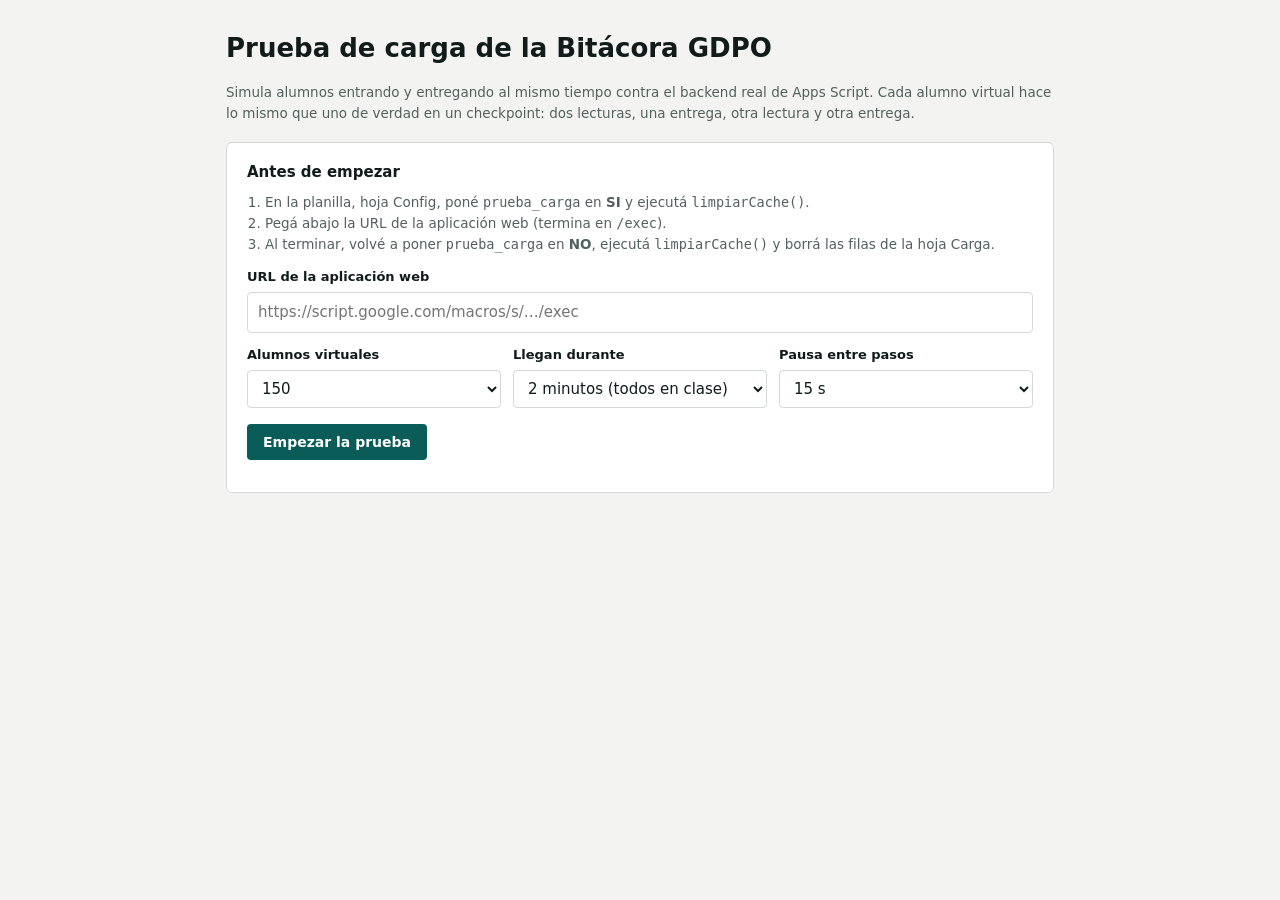
<file: gdpo/pruebas/prueba-carga.html>
<!doctype html>
<html lang="es">
<head>
<meta charset="utf-8">
<meta name="viewport" content="width=device-width,initial-scale=1">
<title>Prueba de carga GDPO</title>
<style>
:root{--bg:#F3F4F1;--paper:#fff;--ink:#101B1A;--sub:#53605E;--rule:#D5DAD6;--brand:#0A5C59;--ok:#257A47;--no:#A93A2A;--warn:#B07A08;color-scheme:light}
@media (prefers-color-scheme: dark){:root:not([data-theme="light"]){--bg:#0C1312;--paper:#131D1C;--ink:#E4ECEA;--sub:#9DAEAA;--rule:#26332F;--brand:#5FB8AF;--ok:#62C08A;--no:#E77E6C;--warn:#E7B13E;color-scheme:dark}}
:root[data-theme="dark"]{--bg:#0C1312;--paper:#131D1C;--ink:#E4ECEA;--sub:#9DAEAA;--rule:#26332F;--brand:#5FB8AF;--ok:#62C08A;--no:#E77E6C;--warn:#E7B13E;color-scheme:dark}
*{box-sizing:border-box}
body{margin:0;background:var(--bg);color:var(--ink);font:15px/1.55 system-ui,"Segoe UI",sans-serif}
.wrap{max-width:860px;margin:0 auto;padding:28px 16px 60px}
h1{font-size:26px;margin:0 0 6px}
.card{background:var(--paper);border:1px solid var(--rule);border-radius:6px;padding:18px 20px;margin-top:18px}
label{display:block;font-weight:600;font-size:13px;margin:12px 0 5px}
input,select{font:inherit;color:inherit;background:var(--paper);border:1px solid var(--rule);border-radius:4px;padding:8px 10px;width:100%}
.row{display:grid;grid-template-columns:repeat(3,minmax(0,1fr));gap:12px}
button{font:600 14px system-ui;background:var(--brand);color:#fff;border:0;border-radius:4px;padding:10px 16px;cursor:pointer;margin-top:16px}
button[disabled]{opacity:.5}
.sub{color:var(--sub);font-size:13.5px}
table{border-collapse:collapse;width:100%;font-size:14px;margin-top:8px}
td,th{padding:7px 6px;border-bottom:1px solid var(--rule);text-align:left}
td.n{font-family:ui-monospace,Menlo,monospace;text-align:right}
.ok{color:var(--ok)} .no{color:var(--no)} .warn{color:var(--warn)}
pre{white-space:pre-wrap;font-size:12.5px;background:var(--bg);padding:10px;border-radius:4px}
@media (max-width:640px){.row{grid-template-columns:1fr}}
</style>
</head>
<body>
<div class="wrap">
  <h1>Prueba de carga de la Bitácora GDPO</h1>
  <p class="sub">Simula alumnos entrando y entregando al mismo tiempo contra el backend real de Apps Script. Cada alumno virtual hace lo mismo que uno de verdad en un checkpoint: dos lecturas, una entrega, otra lectura y otra entrega.</p>
  <div class="card">
    <b>Antes de empezar</b>
    <ol class="sub" style="margin:8px 0 0;padding-left:18px">
      <li>En la planilla, hoja Config, poné <code>prueba_carga</code> en <b>SI</b> y ejecutá <code>limpiarCache()</code>.</li>
      <li>Pegá abajo la URL de la aplicación web (termina en <code>/exec</code>).</li>
      <li>Al terminar, volvé a poner <code>prueba_carga</code> en <b>NO</b>, ejecutá <code>limpiarCache()</code> y borrá las filas de la hoja Carga.</li>
    </ol>
    <label for="url">URL de la aplicación web</label>
    <input id="url" placeholder="https://script.google.com/macros/s/…/exec">
    <div class="row">
      <div><label for="n">Alumnos virtuales</label><select id="n"><option>30</option><option selected>150</option><option>300</option><option>400</option></select></div>
      <div><label for="v">Llegan durante</label><select id="v"><option value="20">20 segundos (extremo)</option><option value="120" selected>2 minutos (todos en clase)</option><option value="600">10 minutos</option><option value="3600">1 hora (cierre)</option></select></div>
      <div><label for="p">Pausa entre pasos</label><select id="p"><option value="2">2 s (peor caso)</option><option value="15" selected>15 s</option><option value="45">45 s (realista)</option></select></div>
    </div>
    <button id="go">Empezar la prueba</button>
    <p class="sub" id="estado" style="margin-top:12px"></p>
  </div>
  <div class="card" id="res" hidden>
    <b>Resultados</b>
    <table>
      <thead><tr><th>Pedido</th><th>Cantidad</th><th>Mediana</th><th>p95</th><th>Máximo</th><th>Errores</th></tr></thead>
      <tbody id="tb"></tbody>
    </table>
    <p id="veredicto" style="margin-top:14px"></p>
    <p class="sub">Copiá este bloque y pegalo en el hilo:</p>
    <pre id="txt"></pre>
  </div>
</div>
<script>
(function () {
  var $ = function (s) { return document.querySelector(s); };
  try { $('#url').value = localStorage.getItem('gdpo-carga-url') || ''; } catch (e) {}
  function pedir(url, cuerpo) {
    var t0 = performance.now();
    return fetch(url, { method: 'POST', body: JSON.stringify(cuerpo), headers: { 'Content-Type': 'text/plain;charset=utf-8' } })
      .then(function (r) { return r.json(); })
      .then(function (j) { return { ms: performance.now() - t0, ok: !!j.ok, err: j.error, bloqueo: j.bloqueo }; })
      .catch(function (e) { return { ms: performance.now() - t0, ok: false, err: 'red' }; });
  }
  var espera = function (s) { return new Promise(function (r) { setTimeout(r, s * 1000); }); };
  function pct(a, q) { if (!a.length) return 0; var s = a.slice().sort(function (x, y) { return x - y; }); return s[Math.min(s.length - 1, Math.floor(q * s.length))]; }
  $('#go').onclick = function () {
    var url = $('#url').value.trim();
    if (!/^https:\/\/script\.google\.com\/.+\/exec$/.test(url)) { $('#estado').textContent = 'La URL tiene que ser la de la aplicación web y terminar en /exec.'; return; }
    try { localStorage.setItem('gdpo-carga-url', url); } catch (e) {}
    var N = +$('#n').value, V = +$('#v').value, P = +$('#p').value;
    var R = { leer: [], escribir: [] }, E = { leer: {}, escribir: {} }, hechos = 0, t0 = Date.now();
    this.disabled = true;
    pedir(url, { accion: 'carga', tipo: 'leer', quien: 'chequeo' }).then(function (c) {
      if (c.err === 'deshabilitado') { $('#estado').textContent = 'El backend respondió, pero prueba_carga está en NO. Cambialo a SI y ejecutá limpiarCache().'; $('#go').disabled = false; return; }
      if (!c.ok) { $('#estado').textContent = 'No se pudo conectar con el backend (' + c.err + '). Revisá la URL y que la implementación sea "Cualquier persona".'; $('#go').disabled = false; return; }
      var pasos = ['leer', 'leer', 'escribir', 'leer', 'escribir'];
      var alumnos = [];
      for (var i = 0; i < N; i++) (function (i) {
        alumnos.push(espera(Math.random() * V).then(function () {
          var cadena = Promise.resolve();
          pasos.forEach(function (tipo, k) {
            cadena = cadena.then(function () { return k ? espera(P * (0.5 + Math.random())) : null; })
              .then(function () { return pedir(url, { accion: 'carga', tipo: tipo, quien: 'virtual-' + i, dato: 'paso ' + k }); })
              .then(function (r) { R[tipo].push(r.ms); if (!r.ok) E[tipo][r.err] = (E[tipo][r.err] || 0) + 1; });
          });
          return cadena.then(function () { hechos++; $('#estado').textContent = hechos + ' de ' + N + ' alumnos virtuales terminaron · ' + Math.round((Date.now() - t0) / 1000) + ' s'; });
        }));
      })(i);
      $('#estado').textContent = 'Corriendo… no cierres esta pestaña.';
      Promise.all(alumnos).then(function () {
        var filas = [], txt = 'Prueba de carga GDPO · ' + N + ' alumnos en ' + V + ' s · pausa ' + P + ' s · ' + new Date().toLocaleString('es-AR') + '\n';
        var peor = 0, errores = 0;
        ['leer', 'escribir'].forEach(function (t) {
          var e = Object.keys(E[t]).map(function (k) { errores += E[t][k]; return k + ': ' + E[t][k]; }).join(', ') || '0';
          var p95 = pct(R[t], .95); peor = Math.max(peor, p95);
          filas.push('<tr><td>' + (t === 'leer' ? 'Lectura' : 'Entrega') + '</td><td class="n">' + R[t].length + '</td><td class="n">' + (pct(R[t], .5) / 1000).toFixed(2) + ' s</td><td class="n">' + (p95 / 1000).toFixed(2) + ' s</td><td class="n">' + (Math.max.apply(null, R[t]) / 1000).toFixed(2) + ' s</td><td class="n">' + e + '</td></tr>');
          txt += (t === 'leer' ? 'Lectura' : 'Entrega') + ': n=' + R[t].length + ' mediana=' + (pct(R[t], .5) / 1000).toFixed(2) + 's p95=' + (p95 / 1000).toFixed(2) + 's max=' + (Math.max.apply(null, R[t]) / 1000).toFixed(2) + 's errores=' + e + '\n';
        });
        $('#tb').innerHTML = filas.join('');
        $('#veredicto').innerHTML = errores === 0 && peor < 4000 ? '<b class="ok">Viable con holgura.</b> Ningún error y el 95 % de los pedidos respondió en menos de 4 segundos.'
          : errores / (N * 5) < 0.01 && peor < 10000 ? '<b class="warn">Viable con margen justo.</b> Hubo demoras; conviene escalonar por comisión.'
          : '<b class="no">No aguanta este escenario.</b> Pegá el resultado en el hilo para ver alternativas.';
        $('#txt').textContent = txt;
        $('#res').hidden = false; $('#go').disabled = false;
      });
    });
  };
})();
</script>
</body>
</html>
</file>
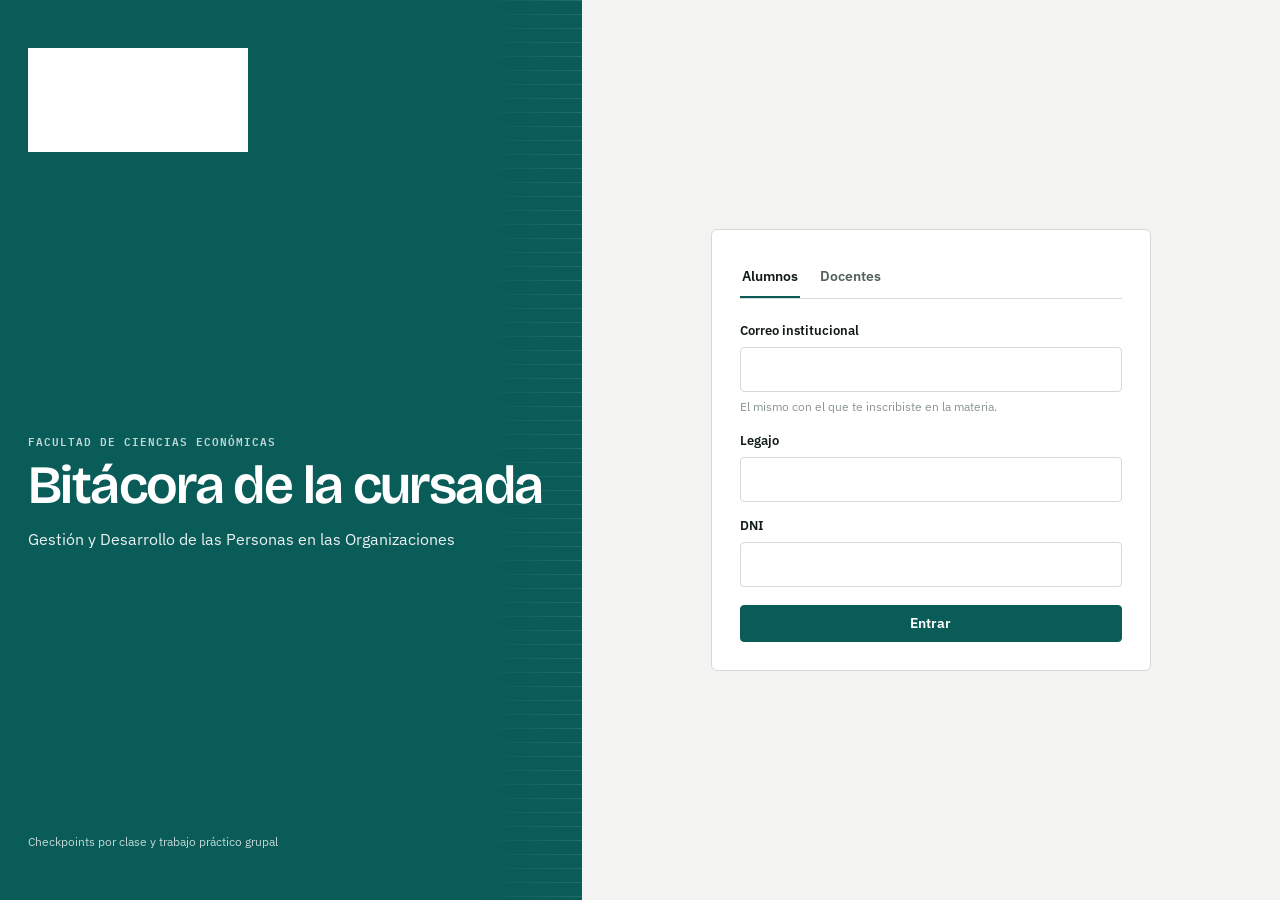
<file: gdpo/src/app.html>
<!doctype html>
<html lang="es">
<head>
<meta charset="utf-8">
<meta name="viewport" content="width=device-width,initial-scale=1,viewport-fit=cover">
<title>Bitácora GDPO</title>
<meta name="description" content="Checkpoints por clase y trabajo práctico grupal de Gestión y Desarrollo de las Personas en las Organizaciones (FCE · UNLP).">
<link rel="preconnect" href="https://fonts.googleapis.com">
<link rel="preconnect" href="https://fonts.gstatic.com" crossorigin>
<link rel="stylesheet" href="https://fonts.googleapis.com/css2?family=Bricolage+Grotesque:opsz,wght@12..96,500;12..96,600;12..96,700&family=IBM+Plex+Sans:ital,wght@0,400;0,500;0,600;1,400&family=IBM+Plex+Mono:wght@400;500;600&display=swap">
<style>
/* Registro de cátedra: filetes finos, sellos de estado en mono, verde UNLP como marca y mostaza sólo para "ahora". */
:root{
  --bg:#F3F4F1; --paper:#FFFFFF; --ink:#101B1A; --sub:#53605E; --faint:#8A9592; --rule:#D5DAD6; --rule-2:#E7EAE7;
  --brand:#0A5C59; --brand-ink:#FFFFFF; --brand-soft:#DDEBE8;
  --today:#B07A08; --today-soft:#F6EBCF;
  --ok:#257A47; --ok-soft:#E0F0E6; --no:#A93A2A; --no-soft:#F6E1DC; --off:#7C8784; --off-soft:#ECEEEB;
  --f-display:"Bricolage Grotesque","Segoe UI",system-ui,sans-serif;
  --f-body:"IBM Plex Sans","Segoe UI",system-ui,sans-serif;
  --f-mono:"IBM Plex Mono",ui-monospace,Menlo,monospace;
  color-scheme:light;
}
@media (prefers-color-scheme: dark){:root:not([data-theme="light"]){
  --bg:#0C1312; --paper:#131D1C; --ink:#E4ECEA; --sub:#9DAEAA; --faint:#6D7D79; --rule:#26332F; --rule-2:#1C2826;
  --brand:#5FB8AF; --brand-ink:#06201E; --brand-soft:#16312E;
  --today:#E7B13E; --today-soft:#33280F;
  --ok:#62C08A; --ok-soft:#14301F; --no:#E77E6C; --no-soft:#3A1C17; --off:#6D7D79; --off-soft:#1B2624; color-scheme:dark}}
:root[data-theme="dark"]{
  --bg:#0C1312; --paper:#131D1C; --ink:#E4ECEA; --sub:#9DAEAA; --faint:#6D7D79; --rule:#26332F; --rule-2:#1C2826;
  --brand:#5FB8AF; --brand-ink:#06201E; --brand-soft:#16312E;
  --today:#E7B13E; --today-soft:#33280F;
  --ok:#62C08A; --ok-soft:#14301F; --no:#E77E6C; --no-soft:#3A1C17; --off:#6D7D79; --off-soft:#1B2624; color-scheme:dark}
*{box-sizing:border-box}
[hidden]{display:none!important}
html,body{margin:0;min-height:100%}
body{background:var(--bg);color:var(--ink);font:15px/1.55 var(--f-body);-webkit-font-smoothing:antialiased}
.wrap{max-width:1160px;margin:0 auto;padding-left:max(16px,env(safe-area-inset-left,0px));padding-right:max(16px,env(safe-area-inset-right,0px))}
h1,h2,h3,h4{font-family:var(--f-display);font-weight:600;letter-spacing:-.015em;margin:0;line-height:1.15;text-wrap:balance}
h2{font-size:22px} h3{font-size:16.5px}
p{margin:0}
a{color:var(--brand)}
button,input,select,textarea{font:inherit;color:inherit}
:focus-visible{outline:2px solid var(--brand);outline-offset:2px}
.mono{font-family:var(--f-mono);font-variant-numeric:tabular-nums}
.sub{color:var(--sub)} .faint{color:var(--faint)} .sm{font-size:13.5px} .xs{font-size:12px}
.label{font:600 11px/1.2 var(--f-mono);letter-spacing:.09em;text-transform:uppercase;color:var(--sub)}
.mark{display:inline-block;background:currentColor;-webkit-mask:var(--src) center/contain no-repeat;mask:var(--src) center/contain no-repeat}
/*@@LOGOS@@*/
.sello{width:28px;height:34px;color:var(--brand)}
.logo-full{width:220px;height:104px;max-width:100%}

.btn{display:inline-flex;align-items:center;justify-content:center;gap:8px;border:1px solid var(--brand);background:var(--brand);color:var(--brand-ink);font-weight:600;font-size:14px;padding:9px 16px;border-radius:4px;cursor:pointer;line-height:1.2;text-decoration:none}
.btn:hover{filter:brightness(1.07)}
.btn.line{background:transparent;color:var(--brand)}
.btn.quiet{background:transparent;border-color:var(--rule);color:var(--ink)}
.btn.warn{background:var(--no);border-color:var(--no);color:#fff}
.btn[disabled]{opacity:.45;cursor:not-allowed;filter:none}
.btn.sm{padding:6px 11px;font-size:13px}
.st{display:inline-flex;align-items:center;gap:6px;font:600 10.5px/1 var(--f-mono);letter-spacing:.07em;text-transform:uppercase;padding:5px 7px;border:1px solid currentColor;border-radius:3px;white-space:nowrap}
.st.ok{color:var(--ok);background:var(--ok-soft)} .st.no{color:var(--no);background:var(--no-soft)} .st.off{color:var(--off);background:var(--off-soft)} .st.brand{color:var(--brand);background:var(--brand-soft)} .st.today{color:var(--today);background:var(--today-soft)}
.card{background:var(--paper);border:1px solid var(--rule);border-radius:6px}
.field{display:flex;flex-direction:column;gap:6px;margin-bottom:14px}
.field label{font-size:13px;font-weight:600}
.field input,.field select,.field textarea,.inp{font-size:15px;background:var(--paper);border:1px solid var(--rule);border-radius:4px;padding:10px 12px;width:100%}
.field .hint{font-size:12px;color:var(--faint)}
.err{color:var(--no);font-size:13.5px;margin-top:8px}

/* ingreso */
#v-ingreso{min-height:100vh;display:grid;grid-template-columns:minmax(0,5fr) minmax(0,6fr)}
.ing-brand{background:var(--brand);color:#fff;padding:48px max(28px,env(safe-area-inset-left,0px));display:flex;flex-direction:column;justify-content:space-between;gap:40px;position:relative;overflow:hidden}
:root[data-theme="dark"] .ing-brand{background:#0B3F3C}
@media (prefers-color-scheme: dark){:root:not([data-theme="light"]) .ing-brand{background:#0B3F3C}}
.ing-brand h1{font-size:clamp(34px,4.6vw,54px);letter-spacing:-.03em;line-height:1}
.ruler{position:absolute;right:-20px;top:0;bottom:0;width:120px;background:repeating-linear-gradient(to bottom,currentColor 0 1px,transparent 1px 14px);opacity:.12;-webkit-mask:linear-gradient(to left,#000,transparent);mask:linear-gradient(to left,#000,transparent)}
.ing-form{display:flex;align-items:center;justify-content:center;padding:40px 20px}
.login{width:min(440px,100%);padding:28px}
.tabs{display:flex;border-bottom:1px solid var(--rule);margin-bottom:22px}
.tabs button{background:none;border:0;border-bottom:2px solid transparent;padding:8px 2px;margin-right:18px;font-weight:600;font-size:14px;color:var(--sub);cursor:pointer}
.tabs button[aria-selected="true"]{color:var(--ink);border-bottom-color:var(--brand)}

/* app */
.appbar{background:var(--paper);border-bottom:1px solid var(--rule);position:sticky;top:0;z-index:20}
.appbar .wrap{display:flex;align-items:center;gap:14px;padding-block:10px;flex-wrap:wrap}
.appbar .id{display:flex;align-items:center;gap:10px;margin-right:auto}
.appbar .id b{font-family:var(--f-display);font-size:17px;display:block;line-height:1.1}
.appbar .id span{font-size:11.5px;color:var(--sub)}
.who{font-size:13.5px;text-align:right;line-height:1.3}
.demo{background:var(--today-soft);border-bottom:1px solid var(--rule)}
.demo .wrap{display:flex;align-items:center;gap:8px 12px;flex-wrap:wrap;padding-block:7px;font-size:13px}
.demo b{font:600 11px var(--f-mono);letter-spacing:.09em;text-transform:uppercase;color:var(--today)}
.demo input{font:13px var(--f-mono);background:var(--paper);border:1px solid var(--rule);border-radius:4px;padding:3px 6px}
.demo button{font:500 12px var(--f-mono);border:1px solid var(--rule);background:var(--paper);border-radius:3px;padding:3px 7px;cursor:pointer}
main{padding-block:24px 72px}
.ntabs{display:flex;gap:2px;border-bottom:1px solid var(--rule);margin-bottom:22px;overflow-x:auto}
.ntabs button{background:none;border:0;border-bottom:2px solid transparent;padding:10px 12px;font-weight:600;font-size:14px;color:var(--sub);cursor:pointer;white-space:nowrap}
.ntabs button[aria-selected="true"]{color:var(--ink);border-bottom-color:var(--brand)}

/* alumno: resumen */
.sum{display:grid;grid-template-columns:minmax(0,1.3fr) minmax(0,1fr);gap:0;margin-bottom:22px}
.sum > div{padding:18px 20px}
.sum > div + div{border-left:1px solid var(--rule)}
.big{font:500 44px/1 var(--f-mono);letter-spacing:-.04em}
.big small{font-size:18px;color:var(--faint);letter-spacing:0}
.meter{display:flex;gap:3px;margin:14px 0 8px}
.meter i{flex:1;height:10px;border-radius:2px;background:var(--off-soft);border:1px solid var(--rule)}
.meter i.ok{background:var(--ok);border-color:var(--ok)} .meter i.no{background:var(--no-soft);border-color:var(--no)} .meter i.now{background:var(--today-soft);border-color:var(--today)}
.next{display:flex;flex-direction:column;gap:10px;justify-content:center}
/* alumno: lista de clases */
.clases{display:flex;flex-direction:column}
.cl{display:grid;grid-template-columns:64px minmax(0,1fr) minmax(0,330px);gap:16px;padding:16px 0;border-top:1px solid var(--rule);align-items:start}
.cl:last-child{border-bottom:1px solid var(--rule)}
.cl .n{font:500 30px/1 var(--f-mono);color:var(--brand);letter-spacing:-.04em}
.cl .n small{display:block;font:600 10.5px var(--f-mono);letter-spacing:.08em;color:var(--sub);margin-top:6px}
.cl.lock .n{color:var(--faint)}
.cl.sep{grid-template-columns:64px minmax(0,1fr);padding:10px 0;color:var(--sub)}
.cl.sep .n{font-size:13px;color:var(--ink);font-weight:600;letter-spacing:.04em}
.cl.hoy{background:linear-gradient(90deg,var(--today-soft),transparent 70%);margin-inline:-12px;padding-inline:12px;border-radius:4px}
.partes{display:flex;flex-direction:column;gap:8px}
.pt{display:grid;grid-template-columns:minmax(0,1fr) auto;gap:4px 10px;align-items:center;border:1px solid var(--rule);background:var(--paper);border-radius:4px;padding:9px 11px}
.pt b{font-size:13.5px}
.pt .m{font-size:12px;color:var(--sub);grid-column:1}
.pt .a{grid-row:1/span 2;grid-column:2}
.tema{font-size:15px;font-weight:500}
.meta{font-size:12.5px;color:var(--sub);margin-top:4px;display:flex;gap:4px 14px;flex-wrap:wrap}

/* actividad */
.act{max-width:760px;margin:0 auto}
.back{background:none;border:0;color:var(--brand);font-weight:600;cursor:pointer;padding:0;margin-bottom:16px}
.aviso{border:1px solid var(--today);background:var(--today-soft);border-radius:6px;padding:18px 20px;margin:18px 0}
.aviso ul{margin:8px 0 0;padding-left:18px}
.timer{position:sticky;top:58px;z-index:10;display:flex;justify-content:space-between;align-items:center;gap:10px;background:var(--paper);border:1px solid var(--rule);border-radius:6px;padding:10px 14px;margin:14px 0 18px}
.timer .t{font:600 22px var(--f-mono)}
.timer.over{border-color:var(--today);background:var(--today-soft)}
.timer .bar{flex:1;height:4px;background:var(--off-soft);border-radius:2px;overflow:hidden;max-width:260px}
.timer .bar i{display:block;height:100%;background:var(--brand)}
.timer.over .bar i{background:var(--today)}
.q{margin-bottom:22px}
.q > p{font-weight:600;margin-bottom:10px}
.q .num{font:600 12px var(--f-mono);color:var(--brand);margin-right:6px}
.opt{display:grid;grid-template-columns:18px minmax(0,1fr);gap:9px;align-items:start;padding:9px 12px;border:1px solid var(--rule);border-radius:4px;margin-bottom:6px;cursor:pointer;background:var(--paper)}
.opt:has(input:checked){border-color:var(--brand);background:var(--brand-soft)}
.opt input{margin:4px 0 0;accent-color:var(--brand)}
textarea.inp{min-height:110px;resize:vertical;line-height:1.5}
.res{text-align:center;padding:34px 20px}
.res .big{margin:12px 0}

/* TP */
.tp-grid{display:grid;grid-template-columns:minmax(0,1fr) 300px;gap:22px;align-items:start}
.side{display:flex;flex-direction:column;gap:14px;position:sticky;top:76px}
.box{padding:16px 18px}
.caso{border-left:3px solid var(--brand);padding:2px 0 2px 14px;font-size:14.5px;margin-bottom:22px}
.ent{border-top:1px solid var(--rule);padding:18px 0}
.ent-h{display:grid;grid-template-columns:40px minmax(0,1fr) auto;gap:12px;align-items:start;margin-bottom:10px}
.ent-h .n{font:600 18px var(--f-mono);color:var(--brand)}
.consigna{font-size:14px;color:var(--sub);margin:0 0 10px 52px}
.ed-wrap{margin-left:52px}
.toolbar{display:flex;flex-wrap:wrap;gap:2px;border:1px solid var(--rule);border-bottom:0;border-radius:4px 4px 0 0;padding:4px;background:var(--bg)}
.toolbar button{border:1px solid transparent;background:none;border-radius:3px;min-width:30px;height:28px;padding:0 7px;cursor:pointer;font-size:13px}
.toolbar button:hover{background:var(--paper);border-color:var(--rule)}
.editor{min-height:150px;border:1px solid var(--rule);border-radius:0 0 4px 4px;background:var(--paper);padding:12px 14px;line-height:1.65}
.editor:empty::before{content:attr(data-ph);color:var(--faint)}
.editor h3{font-size:16px;margin:.5em 0 .2em}
.editor[contenteditable="false"]{background:var(--bg)}
.ed-foot{display:flex;justify-content:space-between;gap:10px;flex-wrap:wrap;margin-top:6px;font-size:12.5px;color:var(--sub)}
.conf{border:1px solid var(--no);background:var(--no-soft);border-radius:4px;padding:12px 14px;margin-top:8px;font-size:13.5px}
.conf .row{display:flex;gap:8px;margin-top:10px;flex-wrap:wrap}
.locked{border:1px dashed var(--rule);border-radius:4px;padding:14px;color:var(--sub);font-size:14px;margin-left:52px}
.dots{display:inline-flex;gap:3px;vertical-align:middle}
.dots i{width:10px;height:10px;border-radius:2px;border:1px solid var(--rule);background:var(--off-soft)}
.dots i.ok{background:var(--ok);border-color:var(--ok)} .dots i.late{background:var(--today);border-color:var(--today)} .dots i.miss{background:var(--no-soft);border-color:var(--no)} .dots i.lock{background:transparent;border-style:dashed}

/* docente */
.dhead{display:flex;justify-content:space-between;align-items:flex-end;gap:14px;flex-wrap:wrap;margin-bottom:18px}
.kpis{display:grid;grid-template-columns:repeat(5,minmax(0,1fr));margin-bottom:22px}
.kpi{padding:14px 16px;border-left:1px solid var(--rule)}
.kpi:first-child{border-left:0}
.kpi .v{font:500 30px/1.05 var(--f-mono);letter-spacing:-.03em}
.kpi .v small{font-size:14px;color:var(--faint);letter-spacing:0}
.kpi .k{font-size:12.5px;color:var(--sub);margin-top:4px}
.kpi.ok .v{color:var(--ok)} .kpi.no .v{color:var(--no)} .kpi.today .v{color:var(--today)}
.d-grid{display:grid;grid-template-columns:minmax(0,1.6fr) minmax(0,1fr);gap:22px;align-items:start}
.panel{padding:18px 20px}
.panel-h{display:flex;justify-content:space-between;align-items:baseline;gap:10px;margin-bottom:12px;flex-wrap:wrap}
.cbar{display:grid;grid-template-columns:38px minmax(0,1fr) 120px;gap:12px;align-items:center;padding:7px 0;border-top:1px solid var(--rule-2);font-size:13px}
.cbar:first-of-type{border-top:0}
.cbar .r{font:600 13px var(--f-mono);color:var(--brand)}
.cbar .bar{height:14px;display:flex;background:var(--off-soft);border-radius:2px;overflow:hidden}
.cbar .bar i{display:block;height:100%}
.cbar .n{font-family:var(--f-mono);text-align:right;color:var(--sub);font-size:12px}
.legend{display:flex;gap:14px;flex-wrap:wrap;font-size:12px;color:var(--sub);margin-top:12px}
.legend i{display:inline-block;width:10px;height:10px;border-radius:2px;margin-right:5px;vertical-align:-1px}
.tools{display:flex;gap:8px;flex-wrap:wrap;align-items:center;margin-bottom:12px}
.tools select,.search{font-size:14px;background:var(--paper);border:1px solid var(--rule);border-radius:4px;padding:6px 10px}
.search{flex:1 1 200px;max-width:280px;min-width:0}
.chip{font:600 12.5px var(--f-body);border:1px solid var(--rule);background:var(--paper);color:var(--sub);border-radius:3px;padding:5px 10px;cursor:pointer}
.chip[aria-pressed="true"]{border-color:var(--brand);color:var(--brand);background:var(--brand-soft)}
.tbox{overflow-x:auto;border:1px solid var(--rule);border-radius:6px;background:var(--paper)}
table.t{border-collapse:collapse;width:100%;font-size:13.5px}
table.t th{font:600 10.5px var(--f-mono);letter-spacing:.07em;text-transform:uppercase;color:var(--sub);text-align:left;padding:10px 10px;border-bottom:1px solid var(--rule);background:var(--bg);white-space:nowrap;position:sticky;top:0}
table.t td{padding:7px 10px;border-bottom:1px solid var(--rule-2);white-space:nowrap}
table.t tr.click{cursor:pointer}
table.t tr.click:hover td{background:var(--bg)}
.cell{display:inline-grid;grid-template-columns:8px 8px;gap:1px}
.cell i{width:8px;height:14px;border-radius:1px;background:var(--off-soft);border:1px solid var(--rule)}
.cell i.ok{background:var(--ok);border-color:var(--ok)} .cell i.no{background:var(--no);border-color:var(--no)} .cell i.x{background:var(--today);border-color:var(--today)} .cell i.pend{background:var(--paper);border-color:var(--faint)} .cell i.lock{background:transparent;border-style:dashed}
.nota{width:64px;font:600 14px var(--f-mono);padding:5px 7px;border:1px solid var(--rule);border-radius:4px;background:var(--paper);text-align:center}
.drawer{position:fixed;top:0;right:0;bottom:0;width:min(560px,100%);background:var(--paper);border-left:1px solid var(--rule);z-index:40;overflow-y:auto;padding:22px max(22px,env(safe-area-inset-right,0px)) 32px 22px}
.scrim{position:fixed;inset:0;background:rgba(5,15,14,.35);z-index:35}
.dl{width:100%;border-collapse:collapse;font-size:13.5px;margin-top:10px}
.dl td{padding:7px 0;border-top:1px solid var(--rule-2);vertical-align:top}
.dl td + td{text-align:right}
.exp{display:grid;grid-template-columns:repeat(auto-fill,minmax(260px,1fr));gap:14px}
.exp .card{padding:18px;display:flex;flex-direction:column;gap:10px}
.toast{position:fixed;left:50%;bottom:22px;transform:translateX(-50%);background:var(--ink);color:var(--bg);padding:10px 16px;border-radius:4px;font-size:13.5px;font-weight:500;z-index:60;max-width:calc(100% - 32px)}
.empty{padding:30px;text-align:center;color:var(--sub)}
#print-root{display:none}
@media print{
  body > *:not(#print-root){display:none!important}
  #print-root{display:block;color:#000;font:11pt/1.5 var(--f-body)}
  #print-root h1{font-size:20pt} #print-root h2{font-size:13pt;margin-top:18pt;border-bottom:1px solid #999;padding-bottom:3pt}
  #print-root .pmeta{font-size:9.5pt;color:#444}
  @page{margin:18mm}
}
@media (max-width:980px){
  .tp-grid,.d-grid{grid-template-columns:minmax(0,1fr)}
  .side{position:static}
  .kpis{grid-template-columns:repeat(3,minmax(0,1fr))}
  .kpi:nth-child(4){border-left:0} .kpi:nth-child(n+4){border-top:1px solid var(--rule)}
  .cl{grid-template-columns:52px minmax(0,1fr)} .cl .partes{grid-column:1/-1}
}
@media (max-width:760px){
  #v-ingreso{grid-template-columns:minmax(0,1fr)}
  .ing-brand{padding:32px 20px;gap:24px}
  .sum{grid-template-columns:minmax(0,1fr)} .sum > div + div{border-left:0;border-top:1px solid var(--rule)}
  .kpis{grid-template-columns:repeat(2,minmax(0,1fr))}
  .kpi:nth-child(odd){border-left:0} .kpi:nth-child(4){border-left:1px solid var(--rule)} .kpi:nth-child(n+3){border-top:1px solid var(--rule)}
  .consigna,.ed-wrap,.locked{margin-left:0}
  .who{display:none}
}
@media (prefers-reduced-motion:reduce){*{transition:none!important;animation:none!important}}
</style>
</head>
<body>

<section id="v-ingreso">
  <div class="ing-brand">
    <div class="ruler" aria-hidden="true"></div>
    <span class="mark logo-full" role="img" aria-label="Universidad Nacional de La Plata"></span>
    <div>
      <p class="label" style="color:inherit;opacity:.75;margin-bottom:12px">Facultad de Ciencias Económicas</p>
      <h1>Bitácora de la cursada</h1>
      <p style="margin-top:14px;max-width:44ch;font-size:16px;opacity:.92">Gestión y Desarrollo de las Personas en las Organizaciones</p>
    </div>
    <p class="xs" style="opacity:.75" id="ing-cuat">Checkpoints por clase y trabajo práctico grupal</p>
  </div>
  <div class="ing-form">
    <div class="card login">
      <div class="tabs" role="tablist">
        <button role="tab" aria-selected="true" data-lt="al">Alumnos</button>
        <button role="tab" aria-selected="false" data-lt="doc">Docentes</button>
      </div>
      <form id="f-al" novalidate>
        <div class="field"><label for="in-mail">Correo institucional</label><input id="in-mail" type="email" autocomplete="email" required><span class="hint">El mismo con el que te inscribiste en la materia.</span></div>
        <div class="field"><label for="in-leg">Legajo</label><input id="in-leg" class="mono" autocomplete="off" required></div>
        <div class="field"><label for="in-dni">DNI</label><input id="in-dni" class="mono" inputmode="numeric" autocomplete="off" required></div>
        <button class="btn" style="width:100%;margin-top:4px">Entrar</button>
        <p class="err" id="err-al" hidden></p>
      </form>
      <form id="f-doc" hidden novalidate>
        <div class="field"><label for="d-mail">Correo docente</label><input id="d-mail" type="email" autocomplete="email"></div>
        <div class="field"><label for="d-clave">Clave personal</label><input id="d-clave" type="password" autocomplete="current-password"></div>
        <button class="btn" style="width:100%;margin-top:4px">Entrar al tablero</button>
        <p class="err" id="err-doc" hidden></p>
      </form>
      <p class="xs faint" id="demo-note" style="margin-top:18px;border-top:1px solid var(--rule-2);padding-top:12px" hidden>Versión de demostración: 150 alumnos ficticios en 30 grupos. Los datos ya están cargados; tocá Entrar.</p>
    </div>
  </div>
</section>

<section id="v-app" hidden>
  <header class="appbar">
    <div class="wrap">
      <div class="id"><span class="mark sello" aria-hidden="true"></span><div><b>Bitácora GDPO</b><span>Gestión y Desarrollo de las Personas · UNLP</span></div></div>
      <div class="who" id="who"></div>
      <button class="btn quiet sm" id="logout">Salir</button>
    </div>
  </header>
  <div class="demo" id="demo-bar" hidden>
    <div class="wrap">
      <b>Demo</b>
      <label class="sub" for="demo-date">Fecha simulada</label>
      <input type="datetime-local" id="demo-date">
      <span class="sub">Ir a</span>
      <span id="demo-jumps" style="display:flex;gap:4px;flex-wrap:wrap"></span>
    </div>
  </div>
  <main class="wrap" id="main"></main>
</section>
<div id="drawer-root"></div>
<div id="toast-root" aria-live="polite"></div>
<div id="print-root"></div>

<script>
/* URL de la aplicación web de Apps Script (termina en /exec). Vacía = modo demo con datos ficticios. */
var API = '';
</script>
<!--@@DEMO@@-->
<script>
(function () {
'use strict';
var $ = function (s, r) { return (r || document).querySelector(s); };
var $$ = function (s, r) { return Array.prototype.slice.call((r || document).querySelectorAll(s)); };
function esc(s) { return String(s == null ? '' : s).replace(/[&<>"']/g, function (c) { return { '&': '&amp;', '<': '&lt;', '>': '&gt;', '"': '&quot;', "'": '&#39;' }[c]; }); }
function toast(m) { var r = $('#toast-root'); r.innerHTML = '<div class="toast">' + esc(m) + '</div>'; clearTimeout(toast.t); toast.t = setTimeout(function () { r.innerHTML = ''; }, 3200); }
function lsGet(k) { try { return localStorage.getItem(k); } catch (e) { return null; } }
function lsSet(k, v) { try { localStorage.setItem(k, v); } catch (e) {} }
function lsDel(k) { try { localStorage.removeItem(k); } catch (e) {} }
var DEMO = !API && typeof window.GDPO_DEMO !== 'undefined';

/* ---------- fechas ---------- */
var MES = ['ene', 'feb', 'mar', 'abr', 'may', 'jun', 'jul', 'ago', 'sep', 'oct', 'nov', 'dic'];
var DIA = ['dom', 'lun', 'mar', 'mié', 'jue', 'vie', 'sáb'];
function dm(ms) { var d = new Date(ms); return d.getDate() + '/' + (d.getMonth() + 1); }
function dlarga(ms) { var d = new Date(ms); return DIA[d.getDay()] + ' ' + d.getDate() + ' ' + MES[d.getMonth()]; }
function hm(ms) { var d = new Date(ms); return String(d.getHours()).padStart(2, '0') + ':' + String(d.getMinutes()).padStart(2, '0'); }
function dur(s) { s = Math.max(0, Math.round(s)); return Math.floor(s / 60) + ':' + String(s % 60).padStart(2, '0'); }
function mins(s) { return Math.max(1, Math.round(s / 60)) + ' min'; }
var reloj = { desfase: 0 };
function ahora() { return Date.now() + reloj.desfase; }
function sincronizar(msServidor) { if (msServidor) reloj.desfase = msServidor - Date.now(); }

/* ---------- API ---------- */
var ERRORES = {
  acceso: 'Los datos no coinciden con el padrón. Revisá correo, legajo y DNI; si siguen sin funcionar, escribile a tu docente de prácticos.',
  datos: 'Completá todos los campos.', sesion: 'Tu sesión venció. Volvé a entrar.', ocupado: 'Hay mucha gente entregando en este momento. Probá de nuevo en unos segundos.',
  no_abierta: 'Esta actividad todavía no está habilitada.', cerrada: 'Esta actividad ya cerró.', ya_entregado: 'Ya entregaste esta actividad.',
  final: 'El grupo ya hizo la entrega final; el TP quedó cerrado.', sin_grupo: 'Todavía no tenés grupo asignado. Consultá con tu docente de prácticos.',
  red: 'No hay conexión con el servidor. Tus respuestas siguen guardadas en este dispositivo; probá de nuevo.', servidor: 'El servidor tuvo un problema. Probá de nuevo en un momento.'
};
function api(accion, datos) {
  var p = Object.assign({ accion: accion }, datos || {});
  if (DEMO) return new Promise(function (res) { setTimeout(function () { res(window.GDPO_DEMO.llamar(p)); }, 120 + Math.random() * 250); });
  var intento = function (n) {
    return fetch(API, { method: 'POST', body: JSON.stringify(p), headers: { 'Content-Type': 'text/plain;charset=utf-8' } })
      .then(function (r) { return r.json(); })
      .then(function (r) {
        if (r && r.error === 'ocupado' && n < 3) return new Promise(function (ok) { setTimeout(ok, 1500 * (n + 1) + Math.random() * 1500); }).then(function () { return intento(n + 1); });
        return r;
      })
      .catch(function () { if (n < 2) return new Promise(function (ok) { setTimeout(ok, 2000); }).then(function () { return intento(n + 1); }); return { ok: false, error: 'red' }; });
  };
  return intento(0);
}
function msgError(r) { return ERRORES[r && r.error] || ERRORES.servidor; }

/* ---------- sesión ---------- */
var S = null;   // {rol, token}
function guardarSesion() { if (S) lsSet('gdpo-sesion', JSON.stringify(S)); else lsDel('gdpo-sesion'); }
function salir() { S = null; guardarSesion(); detenerSondeo(); show('ingreso'); }
$('#logout').onclick = salir;
function show(v) { $('#v-ingreso').hidden = v !== 'ingreso'; $('#v-app').hidden = v === 'ingreso'; window.scrollTo(0, 0); }

$$('.tabs button').forEach(function (b) {
  b.onclick = function () {
    $$('.tabs button').forEach(function (x) { x.setAttribute('aria-selected', x === b); });
    $('#f-al').hidden = b.dataset.lt !== 'al'; $('#f-doc').hidden = b.dataset.lt !== 'doc';
  };
});
$('#f-al').onsubmit = function (e) {
  e.preventDefault();
  var btn = e.submitter || $('button', this); btn.disabled = true;
  api('ingresar', { mail: $('#in-mail').value, legajo: $('#in-leg').value, dni: $('#in-dni').value }).then(function (r) {
    btn.disabled = false;
    if (!r.ok) { $('#err-al').hidden = false; $('#err-al').textContent = msgError(r); return; }
    $('#err-al').hidden = true;
    S = { rol: 'al', token: r.token, cred: DEMO ? { mail: $('#in-mail').value, legajo: $('#in-leg').value, dni: $('#in-dni').value } : null };
    guardarSesion(); entrarAlumno(r);
  });
};
$('#f-doc').onsubmit = function (e) {
  e.preventDefault();
  var btn = $('button', this); btn.disabled = true;
  api('docIngresar', { mail: $('#d-mail').value, clave: $('#d-clave').value }).then(function (r) {
    btn.disabled = false;
    if (!r.ok) { $('#err-doc').hidden = false; $('#err-doc').textContent = r.error === 'acceso' ? 'Correo o clave incorrectos.' : msgError(r); return; }
    $('#err-doc').hidden = true;
    S = { rol: 'doc', token: r.token, yo: r.yo, cred: DEMO ? { mail: $('#d-mail').value, clave: $('#d-clave').value } : null };
    guardarSesion(); entrarDocente();
  });
};

/* =====================================================================
   ALUMNO
   ===================================================================== */
var E = null;          // estado del alumno
var vistaAl = 'checkpoints';
function entrarAlumno(r) {
  E = r; sincronizar(r.ahora);
  $('#who').innerHTML = '<b>' + esc(r.yo.nombre + ' ' + r.yo.apellido) + '</b><br><span class="sub xs mono">' + esc(r.yo.legajo) + (r.yo.grupo ? ' · Grupo ' + esc(r.yo.grupo) : '') + '</span>';
  show('app'); renderAlumno();
}
function recargarEstado() { return api('estado', { token: S.token }).then(function (r) { if (!r.ok) { if (r.error === 'sesion') salir(); else toast(msgError(r)); return; } E = r; sincronizar(r.ahora); }); }
function checkpoints() { return E.cronograma.filter(function (c) { return c.tiene_checkpoint; }); }
function estadoParte(c, parte) {
  var p = E.progreso[c.clase + '|' + parte], t = ahora();
  if (p) return { k: p.a ? 'ok' : 'no', p: p };
  if (t < c.abre) return { k: 'lock' };
  if (t > c.cierra) return { k: 'vencida' };
  return { k: 'abierta' };
}
function claseAprobada(c) { var a = E.progreso[c.clase + '|teorico'], b = E.progreso[c.clase + '|capsula']; return !!(a && a.a && b && b.a); }
function cuentaAlumno() {
  var cps = checkpoints(), apr = 0, posibles = 0, t = ahora();
  cps.forEach(function (c) {
    if (claseAprobada(c)) apr++;
    else if (t <= c.cierra) {
      var a = E.progreso[c.clase + '|teorico'], b = E.progreso[c.clase + '|capsula'];
      if (!(a && !a.a) && !(b && !b.a)) posibles++;
    }
  });
  return { apr: apr, posibles: posibles, total: cps.length };
}
function condicion(apr, posibles, R) {
  if (apr >= R.promocion) return ['ok', 'Alcanzaste los checkpoints para promocionar'];
  if (apr + posibles >= R.promocion) return ['brand', 'Vas en camino a la promoción'];
  if (apr + posibles >= R.regular) return ['today', 'Te alcanza para rendir final, no para promocionar'];
  return ['no', 'No llegás al mínimo de checkpoints'];
}

function renderAlumno() {
  var m = $('#main');
  m.innerHTML = '<nav class="ntabs" role="tablist">' +
    '<button role="tab" data-v="checkpoints" aria-selected="' + (vistaAl === 'checkpoints') + '">Checkpoints por clase</button>' +
    '<button role="tab" data-v="tp" aria-selected="' + (vistaAl === 'tp') + '">TP grupal' + (E.yo.grupo ? ' · Grupo ' + esc(E.yo.grupo) : '') + '</button></nav><div id="al-body"></div>';
  $$('.ntabs button', m).forEach(function (b) { b.onclick = function () { vistaAl = b.dataset.v; renderAlumno(); }; });
  if (vistaAl === 'tp') renderTP(); else { detenerSondeo(); renderCheckpoints(); }
}

function renderCheckpoints() {
  var R = E.reglas, k = cuentaAlumno(), cps = checkpoints(), t = ahora();
  var cond = condicion(k.apr, k.posibles, R);
  var meter = cps.map(function (c) {
    var cls = claseAprobada(c) ? 'ok' : (t > c.cierra || E.progreso[c.clase + '|teorico'] && !E.progreso[c.clase + '|teorico'].a || E.progreso[c.clase + '|capsula'] && !E.progreso[c.clase + '|capsula'].a) ? 'no' : (t >= c.abre ? 'now' : '');
    return '<i class="' + cls + '" title="Clase ' + esc(c.clase) + '"></i>';
  }).join('');
  var prox = cps.filter(function (c) { return t >= c.abre && t <= c.cierra && (!E.progreso[c.clase + '|teorico'] || !E.progreso[c.clase + '|capsula']); });
  var nextHtml = prox.length
    ? '<p class="label">Pendiente ahora</p>' + prox.slice(0, 2).map(function (c) {
        return '<div><b>Clase ' + esc(c.clase) + '</b> <span class="sub sm">· cierra ' + dlarga(c.cierra) + '</span></div>';
      }).join('') + '<div><button class="btn" id="go-next">Hacer la clase ' + esc(prox[0].clase) + '</button></div>'
    : (function () {
        var fut = cps.filter(function (c) { return t < c.abre; })[0];
        return '<p class="label">Pendiente ahora</p><p class="sub">Nada por hacer.' + (fut ? ' El próximo checkpoint (clase ' + esc(fut.clase) + ') abre el ' + dlarga(fut.abre) + ' a las ' + hm(fut.abre) + '.' : '') + '</p>';
      })();
  var html = '<div class="card sum"><div>' +
    '<p class="label">Clases aprobadas</p><p class="big" style="margin-top:8px">' + k.apr + '<small> de ' + k.total + '</small></p>' +
    '<div class="meter" aria-hidden="true">' + meter + '</div>' +
    '<p class="sm"><span class="st ' + cond[0] + '">' + esc(cond[1]) + '</span></p>' +
    '<p class="xs sub" style="margin-top:8px">Promoción: ' + R.promocion + ' clases aprobadas (teórico y cápsula). Final: ' + R.regular + '. No hace falta aprobar una clase para hacer la siguiente.</p>' +
    '</div><div class="next">' + nextHtml + '</div></div>';

  html += '<div class="clases">';
  E.cronograma.forEach(function (c) {
    if (!c.tiene_checkpoint) {
      html += '<div class="cl sep"><div class="n">' + esc(/^\d+$/.test(c.clase) ? c.clase : '—') + '</div><div class="sm">' + esc(c.tema) + ' <span class="faint">· ' + (c.fecha ? dlarga(c.fecha) : '') + ' · sin checkpoint</span></div></div>';
      return;
    }
    var et = estadoParte(c, 'teorico'), ec = estadoParte(c, 'capsula');
    var abierta = t >= c.abre && t <= c.cierra;
    html += '<div class="cl' + (t < c.abre ? ' lock' : '') + (abierta && (et.k === 'abierta' || ec.k === 'abierta') ? ' hoy' : '') + '">' +
      '<div class="n">' + esc(c.clase) + '<small>UNIDAD ' + esc(c.unidad) + '</small></div>' +
      '<div><p class="tema">' + esc(c.tema) + '</p><p class="meta"><span>Clase del ' + dlarga(c.fecha) + '</span>' +
      (t < c.abre ? '<span>Abre ' + dlarga(c.abre) + ' ' + hm(c.abre) + '</span>' : '<span>Cierra ' + dlarga(c.cierra) + '</span>') + '</p></div>' +
      '<div class="partes">' + piezaHtml(c, 'teorico', 'Checkpoint teórico', et) + piezaHtml(c, 'capsula', 'Cápsula · ' + (c.capsula_titulo || 'video o podcast').replace(/^c[áa]psula:?\s*/i, ''), ec) + '</div></div>';
  });
  html += '</div>';
  $('#al-body').innerHTML = html;
  $$('[data-hacer]').forEach(function (b) { b.onclick = function () { abrirActividad(b.dataset.c, b.dataset.hacer); }; });
  if ($('#go-next')) $('#go-next').onclick = function () { var c = prox[0]; abrirActividad(c.clase, E.progreso[c.clase + '|teorico'] ? 'capsula' : 'teorico'); };
}
function piezaHtml(c, parte, titulo, e) {
  var a, m;
  if (e.k === 'ok' || e.k === 'no') {
    a = '<span class="st ' + e.k + '">' + (e.k === 'ok' ? 'Aprobado' : 'Desaprobado') + '</span>';
    m = (parte === 'teorico' ? e.p.c + ' de ' + e.p.t + ' correctas · ' : 'Entregada · ') + mins(e.p.s) + (e.p.x ? ' · <span style="color:var(--today)">pasó los ' + E.reglas.minutos + ' min sugeridos</span>' : '');
  } else if (e.k === 'lock') { a = '<span class="st off">Bloqueado</span>'; m = 'Se habilita al terminar el teórico'; }
  else if (e.k === 'vencida') { a = '<span class="st no">No realizado</span>'; m = 'Cerró el ' + dlarga(c.cierra); }
  else { a = '<button class="btn sm" data-c="' + esc(c.clase) + '" data-hacer="' + parte + '">Hacer</button>'; m = E.reglas.minutos + ' min sugeridos · un solo intento'; }
  return '<div class="pt"><b>' + esc(titulo) + '</b><span class="a">' + a + '</span><span class="m">' + m + '</span></div>';
}

/* ---------- actividad (teórico o cápsula) ---------- */
var ACT = null, timerId = null;
function claveBorrador() { return 'gdpo-borrador|' + E.yo.legajo + '|' + ACT.clase + '|' + ACT.parte; }
function abrirActividad(clase, parte) {
  var c = checkpoints().filter(function (x) { return x.clase === clase; })[0];
  ACT = { clase: clase, parte: parte, c: c };
  var yaEmpezo = lsGet('gdpo-inicio|' + E.yo.legajo + '|' + clase + '|' + parte);
  var titulo = parte === 'teorico' ? 'Checkpoint teórico' : 'Cápsula';
  var m = $('#al-body');
  m.innerHTML = '<div class="act"><button class="back" id="volver">← Volver a las clases</button>' +
    '<p class="label">Clase ' + esc(clase) + ' · Unidad ' + esc(c.unidad) + '</p><h2 style="margin-top:6px">' + titulo + ': ' + esc(parte === 'teorico' ? c.tema : (c.capsula_titulo || 'video o podcast')) + '</h2>' +
    '<div class="aviso"><b>Antes de empezar</b><ul>' +
    '<li>Al tocar <b>Comenzar</b> empieza a correr un reloj. El tiempo sugerido es de <b>' + E.reglas.minutos + ' minutos</b>.</li>' +
    '<li>La actividad no se corta si te pasás, pero el tiempo queda registrado' + (E.reglas.excedidoDesaprueba ? ' y <b>pasarte cuenta como desaprobado</b>' : ' y la cátedra puede considerarlo desaprobado') + '.</li>' +
    (parte === 'teorico' ? '<li>Para aprobar necesitás ' + E.reglas.minimoCorrectas + ' respuestas correctas.</li>' : '<li>Mirá o escuchá la cápsula antes de comenzar. Se aprueba al entregar todas las respuestas.</li>') +
    '<li>Tenés <b>un solo intento</b>. Si se te corta la conexión, tus respuestas quedan guardadas en este dispositivo.</li></ul></div>' +
    (parte === 'capsula' ? capsulaLink(c) : '') +
    '<button class="btn" id="comenzar">' + (yaEmpezo ? 'Continuar' : 'Comenzar') + '</button></div>';
  $('#volver').onclick = cerrarActividad;
  $('#comenzar').onclick = function () {
    this.disabled = true;
    api('comenzar', { token: S.token, clase: clase, parte: parte }).then(function (r) {
      if (!r.ok) { toast(msgError(r)); if (r.error === 'sesion') salir(); else recargarEstado().then(renderAlumno); return; }
      sincronizar(r.ahora);
      lsSet('gdpo-inicio|' + E.yo.legajo + '|' + clase + '|' + parte, String(r.inicio));
      ACT.inicio = r.inicio; ACT.preguntas = r.preguntas; ACT.capsula = r.capsula;
      renderPreguntas();
    });
  };
}
function capsulaLink(c) {
  return c.capsula_url
    ? '<p style="margin-bottom:16px"><a class="btn line" href="' + esc(c.capsula_url) + '" target="_blank" rel="noopener">Abrir la cápsula ↗</a> <span class="xs sub">Se abre en YouTube o Spotify.</span></p>'
    : '<p class="sm sub" style="margin-bottom:16px">El link a la cápsula se publica antes de la clase. (En esta demo todavía no está cargado.)</p>';
}
function renderPreguntas() {
  var bor = {}; try { bor = JSON.parse(lsGet(claveBorrador()) || '{}'); } catch (e) {}
  var m = $('#al-body');
  var qs = ACT.preguntas.map(function (q, i) {
    var cuerpo = q.tipo === 'abierta'
      ? '<textarea class="inp" data-n="' + esc(q.n) + '" maxlength="3000" placeholder="Tu respuesta">' + esc(bor[q.n] || '') + '</textarea>'
      : q.opciones.map(function (o, j) {
          return '<label class="opt"><input type="radio" name="q' + esc(q.n) + '" data-n="' + esc(q.n) + '" value="' + j + '"' + (String(bor[q.n]) === String(j) ? ' checked' : '') + '><span>' + esc(o) + '</span></label>';
        }).join('');
    return '<div class="q"><p><span class="num">' + (i + 1) + '/' + ACT.preguntas.length + '</span>' + esc(q.enunciado) + '</p>' + cuerpo + '</div>';
  }).join('');
  m.innerHTML = '<div class="act"><button class="back" id="volver">← Volver a las clases</button>' +
    '<p class="label">Clase ' + esc(ACT.clase) + ' · ' + (ACT.parte === 'teorico' ? 'Checkpoint teórico' : 'Cápsula') + '</p>' +
    '<div class="timer" id="timer"><span class="sm">Tiempo</span><span class="bar"><i id="tbar"></i></span><span class="t mono" id="tval">0:00</span></div>' +
    (ACT.parte === 'capsula' ? capsulaLink(ACT.c) : '') +
    '<form id="f-act">' + qs + '<div id="confirmar"></div><button class="btn" id="entregar">Entregar</button></form></div>';
  $('#volver').onclick = cerrarActividad;
  $('#f-act').oninput = function () {
    var o = {};
    $$('[data-n]', this).forEach(function (el) { if (el.type === 'radio') { if (el.checked) o[el.dataset.n] = el.value; } else o[el.dataset.n] = el.value; });
    lsSet(claveBorrador(), JSON.stringify(o));
  };
  $('#f-act').onsubmit = function (e) { e.preventDefault(); confirmarEntrega(); };
  clearInterval(timerId); tick(); timerId = setInterval(tick, 1000);
}
function tick() {
  if (!ACT || !$('#tval')) { clearInterval(timerId); return; }
  var s = (ahora() - ACT.inicio) / 1000, lim = E.reglas.minutos * 60;
  $('#tval').textContent = dur(s) + ' / ' + E.reglas.minutos + ':00';
  $('#tbar').style.width = Math.min(100, s / lim * 100) + '%';
  var over = s > lim;
  $('#timer').classList.toggle('over', over);
  $('#timer .sm').textContent = over ? 'Pasaste el tiempo sugerido. Podés terminar igual; queda registrado.' : 'Tiempo';
}
function respuestas() {
  var o = {}, faltan = 0;
  ACT.preguntas.forEach(function (q) {
    if (q.tipo === 'abierta') { var v = $('textarea[data-n="' + q.n + '"]').value.trim(); if (v) o[q.n] = v; else faltan++; }
    else { var r = $('input[data-n="' + q.n + '"]:checked'); if (r) o[q.n] = r.value; else faltan++; }
  });
  return { o: o, faltan: faltan };
}
function confirmarEntrega() {
  var r = respuestas();
  $('#confirmar').innerHTML = '<div class="aviso" style="margin-top:0">' + (r.faltan ? '<b>Te faltan ' + r.faltan + ' respuesta' + (r.faltan > 1 ? 's' : '') + '.</b> ' + (ACT.parte === 'capsula' ? 'La cápsula sólo se aprueba completa. ' : '') : '') +
    '¿Entregás? No vas a poder cambiar las respuestas.<div style="display:flex;gap:8px;margin-top:12px;flex-wrap:wrap"><button type="button" class="btn" id="si">Sí, entregar</button><button type="button" class="btn quiet" id="no">Seguir revisando</button></div></div>';
  $('#entregar').hidden = true;
  $('#no').onclick = function () { $('#confirmar').innerHTML = ''; $('#entregar').hidden = false; };
  $('#si').onclick = function () {
    this.disabled = true; this.textContent = 'Entregando…';
    api('entregar', { token: S.token, clase: ACT.clase, parte: ACT.parte, respuestas: r.o, inicio: ACT.inicio }).then(function (res) {
      if (!res.ok && res.error !== 'ya_entregado') { toast(msgError(res)); $('#confirmar').innerHTML = ''; $('#entregar').hidden = false; return; }
      clearInterval(timerId);
      lsDel(claveBorrador()); lsDel('gdpo-inicio|' + E.yo.legajo + '|' + ACT.clase + '|' + ACT.parte);
      if (!res.ok) { recargarEstado().then(cerrarActividad); return; }
      E.progreso[ACT.clase + '|' + ACT.parte] = { a: res.aprobado, s: res.segundos, x: res.excedido, c: res.correctas, t: res.total };
      mostrarResultado(res);
    });
  };
}
function mostrarResultado(r) {
  var otra = ACT.parte === 'teorico' ? 'capsula' : 'teorico';
  var falta = !E.progreso[ACT.clase + '|' + otra] && ahora() <= ACT.c.cierra;
  $('#al-body').innerHTML = '<div class="act card res">' +
    '<span class="st ' + (r.aprobado ? 'ok' : 'no') + '">' + (r.aprobado ? 'Aprobado' : 'Desaprobado') + '</span>' +
    (ACT.parte === 'teorico' ? '<p class="big">' + r.correctas + '<small> de ' + r.total + ' correctas</small></p>' : '<p class="big">Entregada</p>') +
    '<p class="sub">Tiempo: ' + dur(r.segundos) + ' (min:seg)' + (r.excedido ? ', más que los ' + E.reglas.minutos + ' sugeridos. Quedó registrado.' : '.') + '</p>' +
    '<div style="display:flex;gap:8px;justify-content:center;margin-top:22px;flex-wrap:wrap">' +
    (falta ? '<button class="btn" id="r-otra">Hacer ' + (otra === 'capsula' ? 'la cápsula' : 'el teórico') + ' de la clase ' + esc(ACT.clase) + '</button>' : '') +
    '<button class="btn quiet" id="r-volver">Volver a las clases</button></div></div>';
  $('#r-volver').onclick = cerrarActividad;
  if ($('#r-otra')) $('#r-otra').onclick = function () { abrirActividad(ACT.clase, otra); };
}
function cerrarActividad() { clearInterval(timerId); ACT = null; renderAlumno(); }

/* ---------- TP grupal ---------- */
var TP = { campos: {}, version: 0, sucio: {}, guardando: false, conflictos: {} };
var sondeoId = null;
function detenerSondeo() { clearInterval(sondeoId); sondeoId = null; }
function renderTP() {
  var b = $('#al-body');
  if (!E.yo.grupo) { b.innerHTML = '<div class="card empty">' + ERRORES.sin_grupo + '</div>'; return; }
  b.innerHTML = '<div class="card empty">Cargando el TP del grupo…</div>';
  api('tpLeer', { token: S.token }).then(function (r) {
    if (!r.ok) { b.innerHTML = '<div class="card empty">' + esc(msgError(r)) + '</div>'; return; }
    TP.campos = r.campos; TP.version = r.version; TP.nota = r.nota; TP.sucio = {}; TP.conflictos = {};
    dibujarTP();
    detenerSondeo();
    sondeoId = setInterval(sondear, DEMO ? 15000 : 45000);
  });
}
function finalizado() { return !!(TP.campos._final && TP.campos._final.v); }
function dibujarTP() {
  var t = ahora(), fin = finalizado();
  var ents = E.entregasTP.map(function (en) {
    var campo = 'e' + en.entrega, val = TP.campos[campo], abierta = t >= en.abre;
    var est = !abierta ? '<span class="st off">Abre ' + dm(en.abre) + '</span>'
      : val && textoPlano(val.v).trim() ? (val.t > en.vence + 864e5 ? '<span class="st today">Entregada tarde</span>' : '<span class="st ok">Con contenido</span>')
      : t > en.vence + 864e5 ? '<span class="st no">Vencida sin texto</span>' : '<span class="st brand">Vence ' + dm(en.vence) + '</span>';
    var cuerpo = !abierta
      ? '<div class="locked">Se habilita con la clase ' + esc(en.clase) + ' (' + dlarga(en.abre) + ').</div>'
      : '<div class="ed-wrap">' + (fin ? '' : '<div class="toolbar" data-for="' + campo + '"><button type="button" data-cmd="bold" title="Negrita"><b>B</b></button><button type="button" data-cmd="italic" title="Cursiva"><i>I</i></button><button type="button" data-cmd="insertUnorderedList" title="Lista">• Lista</button><button type="button" data-cmd="formatBlock" data-arg="h3" title="Subtítulo">Subtítulo</button><button type="button" data-cmd="formatBlock" data-arg="p" title="Texto normal">Normal</button></div>') +
        '<div class="editor" data-campo="' + campo + '" contenteditable="' + (!fin) + '" data-ph="Escriban acá la entrega del grupo…">' + limpiarHtml(val ? val.v : '') + '</div>' +
        '<div class="ed-foot"><span data-estado="' + campo + '">' + estadoCampo(campo) + '</span><span class="mono" data-cuenta="' + campo + '">' + palabras(val ? val.v : '') + ' palabras</span></div><div data-conf="' + campo + '"></div></div>';
    return '<section class="ent"><div class="ent-h"><span class="n">' + (en.entrega === 'F' ? 'F' : 'E' + esc(en.entrega)) + '</span><div><h3>' + esc(en.titulo) + '</h3><p class="xs sub">Clase ' + esc(en.clase) + ' · ' + dm(en.abre) + ' al ' + dm(en.vence) + '</p></div>' + est + '</div>' +
      '<p class="consigna">' + esc(en.consigna) + '</p>' + cuerpo + '</section>';
  }).join('');
  var dots = E.entregasTP.map(function (en) {
    var v = TP.campos['e' + en.entrega];
    var c = t < en.abre ? 'lock' : v && textoPlano(v.v).trim() ? (v.t > en.vence + 864e5 ? 'late' : 'ok') : t > en.vence + 864e5 ? 'miss' : '';
    return '<i class="' + c + '" title="' + (en.entrega === 'F' ? 'Final' : 'Entrega ' + en.entrega) + '"></i>';
  }).join('');
  var side = '<aside class="side"><div class="card box"><p class="label">Grupo ' + esc(E.yo.grupo) + '</p><ul class="sm" style="margin:10px 0 0;padding-left:18px">' + E.yo.companeros.map(function (n) { return '<li>' + esc(n) + '</li>'; }).join('') + '</ul>' +
    '<p class="xs sub" style="margin-top:10px">Los grupos los arma la cátedra y no se cambian durante la cursada.</p></div>' +
    '<div class="card box"><p class="label">Avance</p><p style="margin:10px 0 6px"><span class="dots">' + dots + '</span></p><p class="xs sub">Verde: con contenido a tiempo · mostaza: tarde · rojo: vencida sin texto.</p></div>' +
    '<div class="card box"><p class="label">Nota del TP</p>' + (TP.nota && TP.nota.nota !== '' ? '<p class="big" style="margin-top:8px">' + esc(TP.nota.nota) + '<small> / 10</small></p>' + (TP.nota.comentario ? '<p class="sm" style="margin-top:6px">' + esc(TP.nota.comentario) + '</p>' : '') : '<p class="sm sub" style="margin-top:8px">La cargan los docentes después de leer el PDF final. Es una nota grupal del 1 al 10.</p>') + '</div>' +
    '<div class="card box"><p class="label">Entrega final</p>' + (fin
      ? '<p class="sm" style="margin-top:8px"><span class="st ok">Entregado</span></p><p class="xs sub" style="margin-top:8px">' + esc(TP.campos._final.a) + ' lo marcó el ' + dlarga(TP.campos._final.t) + ' ' + hm(TP.campos._final.t) + '. Ya no se puede editar.</p>'
      : '<p class="xs sub" style="margin:8px 0 10px">Cuando el grupo termine, generen el PDF para la presentación y marquen el TP como entregado. Después de eso queda cerrado.</p>') +
    '<div style="display:flex;flex-direction:column;gap:8px"><button class="btn line sm" id="tp-pdf">Ver y descargar PDF</button>' + (fin ? '' : '<button class="btn sm" id="tp-final">Marcar como entregado</button><div id="tp-conf-final"></div>') + '</div></div></aside>';
  $('#al-body').innerHTML = '<div class="tp-grid"><div>' + (E.caso ? '<p class="label" style="margin-bottom:8px">El caso</p><p class="caso">' + esc(E.caso) + '</p>' : '') + ents + '</div>' + side + '</div>';
  $$('.editor[contenteditable="true"]').forEach(function (ed) {
    ed.addEventListener('input', function () { marcarSucio(ed.dataset.campo); });
    ed.addEventListener('blur', function () { guardarTP(); });
  });
  $$('.toolbar button').forEach(function (b) {
    b.onmousedown = function (e) { e.preventDefault(); };
    b.onclick = function () { var ed = $('.editor[data-campo="' + b.parentNode.dataset.for + '"]'); ed.focus(); document.execCommand(b.dataset.cmd, false, b.dataset.arg ? '<' + b.dataset.arg + '>' : null); marcarSucio(ed.dataset.campo); };
  });
  $('#tp-pdf').onclick = function () { imprimirTP({ grupo: E.yo.grupo, integrantes: E.yo.companeros, campos: TP.campos }); };
  if ($('#tp-final')) $('#tp-final').onclick = function () {
    $('#tp-conf-final').innerHTML = '<div class="conf" style="border-color:var(--today);background:var(--today-soft)">Después de marcarlo, nadie del grupo va a poder editar. ¿Confirman?<div class="row"><button class="btn sm" id="tp-final-si">Sí, entregar</button><button class="btn quiet sm" id="tp-final-no">Cancelar</button></div></div>';
    $('#tp-final-no').onclick = function () { $('#tp-conf-final').innerHTML = ''; };
    $('#tp-final-si').onclick = function () {
      guardarTP(true).then(function () {
        return api('tpGuardar', { token: S.token, cambios: [{ campo: '_final', valor: 'Entregado', base: 0 }] });
      }).then(function (r) { if (!r.ok) { toast(msgError(r)); return; } toast('TP entregado. ¡Bien!'); renderTP(); });
    };
  };
}
function estadoCampo(c) {
  if (TP.sucio[c]) return 'Cambios sin guardar…';
  var v = TP.campos[c];
  return v ? 'Guardado ' + dm(v.t) + ' ' + hm(v.t) + ' · ' + esc(v.a) : 'Sin texto todavía';
}
function palabras(html) { var t = textoPlano(html).trim(); return t ? t.split(/\s+/).length : 0; }
function textoPlano(html) { var d = document.createElement('div'); d.innerHTML = limpiarHtml(html); return d.textContent || ''; }
var guardarTimer = null;
function marcarSucio(c) {
  TP.sucio[c] = true;
  var s = $('[data-estado="' + c + '"]'); if (s) s.textContent = 'Cambios sin guardar…';
  var n = $('[data-cuenta="' + c + '"]'), ed = $('.editor[data-campo="' + c + '"]'); if (n && ed) n.textContent = palabras(ed.innerHTML) + ' palabras';
  clearTimeout(guardarTimer); guardarTimer = setTimeout(function () { guardarTP(); }, 2500);
}
function guardarTP(forzarTodo) {
  var campos = Object.keys(TP.sucio);
  if (!campos.length || TP.guardando) return Promise.resolve();
  TP.guardando = true;
  var cambios = campos.map(function (c) {
    var ed = $('.editor[data-campo="' + c + '"]');
    return { campo: c, valor: ed ? limpiarHtml(ed.innerHTML) : '', base: TP.campos[c] ? TP.campos[c].t : 0, forzar: !!TP.forzar && TP.forzar[c] };
  });
  campos.forEach(function (c) { var s = $('[data-estado="' + c + '"]'); if (s) s.textContent = 'Guardando…'; });
  return api('tpGuardar', { token: S.token, cambios: cambios }).then(function (r) {
    TP.guardando = false;
    if (!r.ok) { toast(msgError(r)); campos.forEach(function (c) { var s = $('[data-estado="' + c + '"]'); if (s) s.textContent = 'No se pudo guardar. Se reintenta solo.'; }); clearTimeout(guardarTimer); guardarTimer = setTimeout(guardarTP, 8000); return; }
    TP.forzar = {};
    cambios.forEach(function (c) {
      if (r.guardados[c.campo]) { TP.campos[c.campo] = { v: c.valor, a: E.yo.nombre + ' ' + E.yo.apellido, t: r.guardados[c.campo] }; delete TP.sucio[c.campo]; }
    });
    TP.version = r.version || TP.version;
    (r.conflictos || []).forEach(function (cf) { if (cf.error) toast('El texto es demasiado largo.'); else mostrarConflicto(cf); });
    campos.forEach(function (c) { var s = $('[data-estado="' + c + '"]'); if (s) s.innerHTML = estadoCampo(c); });
  });
}
function mostrarConflicto(cf) {
  var box = $('[data-conf="' + cf.campo + '"]'); if (!box) return;
  TP.conflictos[cf.campo] = cf;
  box.innerHTML = '<div class="conf"><b>' + esc(cf.a) + '</b> guardó otra versión de esta entrega a las ' + hm(cf.t) + ' mientras escribías. Elegí con cuál se quedan (pueden copiar lo que necesiten antes).' +
    '<div class="row"><button class="btn sm" data-mia>Mantener la mía</button><button class="btn quiet sm" data-suya>Ver la de ' + esc(cf.a.split(' ')[0]) + '</button></div></div>';
  $('[data-mia]', box).onclick = function () { TP.forzar = TP.forzar || {}; TP.forzar[cf.campo] = true; TP.sucio[cf.campo] = true; box.innerHTML = ''; guardarTP(); };
  $('[data-suya]', box).onclick = function () { TP.campos[cf.campo] = { v: cf.v, a: cf.a, t: cf.t }; delete TP.sucio[cf.campo]; $('.editor[data-campo="' + cf.campo + '"]').innerHTML = limpiarHtml(cf.v); box.innerHTML = ''; $('[data-estado="' + cf.campo + '"]').innerHTML = estadoCampo(cf.campo); };
}
function sondear() {
  if (document.hidden || vistaAl !== 'tp' || !S || S.rol !== 'al') return;
  api('tpVersion', { token: S.token }).then(function (r) {
    if (!r.ok || !r.version || r.version === TP.version) return;
    api('tpLeer', { token: S.token }).then(function (x) {
      if (!x.ok) return;
      var cambiaron = [];
      Object.keys(x.campos).forEach(function (c) {
        var viejo = TP.campos[c];
        if (!viejo || x.campos[c].t > viejo.t) {
          if (TP.sucio[c]) return;               // no pisar lo que la persona está escribiendo
          TP.campos[c] = x.campos[c]; cambiaron.push(c);
          var ed = $('.editor[data-campo="' + c + '"]'); if (ed && document.activeElement !== ed) ed.innerHTML = limpiarHtml(x.campos[c].v);
          var s = $('[data-estado="' + c + '"]'); if (s) s.innerHTML = estadoCampo(c);
        }
      });
      TP.version = x.version; TP.nota = x.nota;
      if (x.campos._final && x.campos._final.v) { dibujarTP(); toast('El grupo hizo la entrega final.'); }
      else if (cambiaron.length) toast('Hay cambios nuevos de tu grupo.');
    });
  });
}
document.addEventListener('visibilitychange', function () { if (!document.hidden && sondeoId) sondear(); });
window.addEventListener('beforeunload', function (e) { if (Object.keys(TP.sucio).length) { guardarTP(); e.preventDefault(); e.returnValue = ''; } });

/* HTML permitido en las entregas: el resto se descarta (protege a los compañeros y al PDF). */
var PERMITIDAS = { P: 1, BR: 1, B: 1, STRONG: 1, I: 1, EM: 1, U: 1, UL: 1, OL: 1, LI: 1, H3: 1, BLOCKQUOTE: 1, DIV: 1 };
function limpiarHtml(html) {
  var doc = new DOMParser().parseFromString('<div>' + String(html || '') + '</div>', 'text/html');
  function lim(n) {
    Array.prototype.slice.call(n.childNodes).forEach(function (h) {
      if (h.nodeType === 3) return;
      if (h.nodeType !== 1) { h.remove(); return; }
      lim(h);
      if (!PERMITIDAS[h.tagName]) {
        if (/^(SCRIPT|STYLE|IFRAME|OBJECT|EMBED|TEMPLATE|SVG|MATH)$/.test(h.tagName)) h.remove();
        else { while (h.firstChild) h.parentNode.insertBefore(h.firstChild, h); h.remove(); }
      } else Array.prototype.slice.call(h.attributes).forEach(function (a) { h.removeAttribute(a.name); });
    });
  }
  var raiz = doc.body.firstChild; lim(raiz); return raiz.innerHTML;
}

/* ---------- PDF (impresión del navegador) ---------- */
function imprimirTP(d) {
  var ents = (E ? E.entregasTP : D.entregasTP);
  var caso = E ? E.caso : '';
  $('#print-root').innerHTML = '<p class="pmeta">Gestión y Desarrollo de las Personas en las Organizaciones · FCE · UNLP</p>' +
    '<h1>Trabajo práctico grupal · Grupo ' + esc(d.grupo) + '</h1>' +
    '<p class="pmeta">Integrantes: ' + d.integrantes.map(esc).join(', ') + '<br>Generado el ' + dlarga(ahora()) + ' ' + hm(ahora()) + (d.campos._final && d.campos._final.v ? ' · Entrega final marcada el ' + dlarga(d.campos._final.t) : '') + '</p>' +
    (caso ? '<h2>El caso</h2><p>' + esc(caso) + '</p>' : '') +
    ents.slice().sort(function (a, b) { return (a.entrega === 'F' ? -1 : 0) - (b.entrega === 'F' ? -1 : 0); }).map(function (en) {
      var v = d.campos['e' + en.entrega];
      return '<h2>' + (en.entrega === 'F' ? '' : 'Entrega ' + esc(en.entrega) + ' · ') + esc(en.titulo) + '</h2>' + (v && v.v ? limpiarHtml(v.v) : '<p><i>Sin contenido.</i></p>');
    }).join('');
  var t0 = document.title; document.title = 'TP GDPO - Grupo ' + d.grupo;
  window.print(); document.title = t0;
}

/* =====================================================================
   DOCENTES
   ===================================================================== */
var D = null, vistaDoc = 'resumen', filtro = { com: '', grupo: '', q: '', cond: '' };
function entrarDocente() {
  $('#who').innerHTML = '<b>' + esc(S.yo.nombre) + '</b><br><span class="sub xs">' + esc(S.yo.rol) + ' · ve toda la cátedra</span>';
  show('app'); $('#main').innerHTML = '<div class="card empty">Cargando el tablero…</div>';
  cargarResumen(false);
}
function cargarResumen(fresco) {
  return api('docResumen', { token: S.token, fresco: !!fresco }).then(function (r) {
    if (!r.ok) { if (r.error === 'sesion') salir(); else toast(msgError(r)); return; }
    sincronizar(r.generado); D = procesar(r); renderDocente();
  });
}
function procesar(r) {
  var cps = r.cronograma.filter(function (c) { return c.tiene_checkpoint; });
  var t = ahora();
  var prog = {};
  r.intentos.forEach(function (i) { (prog[i[0]] = prog[i[0]] || {})[i[1] + '|' + i[2]] = { a: !!i[3], s: i[4], x: !!i[5], c: i[6], t: i[7], ts: i[8] }; });
  var alumnos = r.alumnos.map(function (a) {
    var p = prog[a[0]] || {}, apr = 0, posibles = 0, noHechos = 0, excedidos = 0;
    var celdas = cps.map(function (c) {
      var te = p[c.clase + '|teorico'], ca = p[c.clase + '|capsula'];
      var est = function (x) { return x ? (x.a ? (x.x ? 'x' : 'ok') : 'no') : t < c.abre ? 'lock' : t > c.cierra ? 'no' : 'pend'; };
      if (te && te.x) excedidos++; if (ca && ca.x) excedidos++;
      var ok = te && te.a && ca && ca.a;
      if (ok) apr++;
      else if (t <= c.cierra && !(te && !te.a) && !(ca && !ca.a)) posibles++;
      if (t > c.cierra && !ok) noHechos++;
      return [est(te), est(ca)];
    });
    var cond = apr >= r.reglas.promocion ? 'promo' : apr + posibles >= r.reglas.promocion ? 'camino' : apr + posibles >= r.reglas.regular ? 'regular' : 'riesgo';
    return { legajo: a[0], apellido: a[1], nombre: a[2], com: a[3], grupo: a[4], mail: a[5], p: p, celdas: celdas, apr: apr, posibles: posibles, noHechos: noHechos, excedidos: excedidos, cond: cond };
  }).sort(function (a, b) { return (a.apellido + a.nombre).localeCompare(b.apellido + b.nombre, 'es'); });
  var grupos = {};
  alumnos.forEach(function (a) { if (!a.grupo) return; (grupos[a.grupo] = grupos[a.grupo] || { grupo: a.grupo, com: a.com, integrantes: [] }).integrantes.push(a); });
  return { r: r, cps: cps, alumnos: alumnos, grupos: Object.keys(grupos).sort().map(function (g) { return grupos[g]; }), entregasTP: r.entregasTP, reglas: r.reglas };
}
var COND = { promo: ['ok', 'Promoción'], camino: ['brand', 'En camino'], regular: ['today', 'Sólo final'], riesgo: ['no', 'No alcanza'] };

function renderDocente() {
  var m = $('#main');
  m.innerHTML = '<div class="dhead"><div><p class="label">Tablero de la cátedra</p><h2 style="margin-top:6px">' + D.alumnos.length + ' alumnos · ' + D.grupos.length + ' grupos</h2></div>' +
    '<div class="sm sub">Actualizado ' + hm(D.r.generado) + ' <button class="btn quiet sm" id="refrescar" style="margin-left:6px">Actualizar</button></div></div>' +
    '<nav class="ntabs" role="tablist">' + [['resumen', 'Resumen'], ['alumnos', 'Alumnos y checkpoints'], ['grupos', 'Grupos y notas del TP'], ['exportar', 'Exportar']].map(function (x) {
      return '<button role="tab" data-v="' + x[0] + '" aria-selected="' + (vistaDoc === x[0]) + '">' + x[1] + '</button>';
    }).join('') + '</nav><div id="doc-body"></div>';
  $$('.ntabs button', m).forEach(function (b) { b.onclick = function () { vistaDoc = b.dataset.v; renderDocente(); }; });
  $('#refrescar').onclick = function () { this.disabled = true; cargarResumen(true); };
  ({ resumen: docResumen, alumnos: docAlumnos, grupos: docGrupos, exportar: docExportar })[vistaDoc]();
}
function docResumen() {
  var t = ahora(), al = D.alumnos, n = al.length || 1;
  var abiertas = D.cps.filter(function (c) { return t >= c.abre; });
  var vigente = D.cps.filter(function (c) { return t >= c.abre && t <= c.cierra; }).slice(-1)[0];
  var hechosVig = vigente ? al.filter(function (a) { return a.p[vigente.clase + '|teorico'] && a.p[vigente.clase + '|capsula']; }).length : 0;
  var riesgo = al.filter(function (a) { return a.cond === 'riesgo'; }).length;
  var intentos = D.r.intentos, exc = intentos.filter(function (i) { return i[5]; }).length;
  var tiempos = intentos.map(function (i) { return i[4]; }).sort(function (a, b) { return a - b; });
  var mediana = tiempos.length ? tiempos[Math.floor(tiempos.length / 2)] : 0;
  var prom = abiertas.length ? (al.reduce(function (s, a) { return s + a.apr; }, 0) / n) : 0;
  var html = '<div class="card kpis">' +
    '<div class="kpi"><div class="v">' + abiertas.length + '<small> / ' + D.cps.length + '</small></div><div class="k">Checkpoints habilitados</div></div>' +
    '<div class="kpi ok"><div class="v">' + (vigente ? Math.round(hechosVig / n * 100) : 0) + '<small>%</small></div><div class="k">' + (vigente ? 'Completó la clase ' + esc(vigente.clase) + ' (abierta)' : 'Sin checkpoint abierto hoy') + '</div></div>' +
    '<div class="kpi"><div class="v">' + prom.toFixed(1) + '</div><div class="k">Clases aprobadas por alumno</div></div>' +
    '<div class="kpi today"><div class="v">' + (intentos.length ? Math.round(exc / intentos.length * 100) : 0) + '<small>%</small></div><div class="k">Entregas fuera de los ' + D.reglas.minutos + ' min · mediana ' + dur(mediana) + '</div></div>' +
    '<div class="kpi no"><div class="v">' + riesgo + '</div><div class="k">No alcanzan el mínimo para final</div></div></div>';
  var bars = D.cps.map(function (c) {
    if (t < c.abre) return '<div class="cbar"><span class="r">' + esc(c.clase) + '</span><span class="xs faint">Abre ' + dlarga(c.abre) + '</span><span class="n">—</span></div>';
    var ok = 0, no = 0, pend = 0, ts = [];
    al.forEach(function (a) {
      var te = a.p[c.clase + '|teorico'], ca = a.p[c.clase + '|capsula'];
      if (te) ts.push(te.s);
      if (te && te.a && ca && ca.a) ok++; else if ((te && !te.a) || (ca && !ca.a) || t > c.cierra) no++; else pend++;
    });
    ts.sort(function (a, b) { return a - b; });
    return '<div class="cbar"><span class="r">' + esc(c.clase) + '</span><span class="bar" title="Aprobadas ' + ok + ' · desaprobadas o no hechas ' + no + ' · pendientes ' + pend + '"><i style="width:' + ok / n * 100 + '%;background:var(--ok)"></i><i style="width:' + no / n * 100 + '%;background:var(--no)"></i><i style="width:' + pend / n * 100 + '%;background:var(--rule)"></i></span>' +
      '<span class="n">' + ok + ' ✓ · ' + (ts.length ? dur(ts[Math.floor(ts.length / 2)]) : '—') + '</span></div>';
  }).join('');
  var atencion = al.filter(function (a) { return a.noHechos > 0 || a.cond === 'riesgo'; }).sort(function (a, b) { return b.noHechos - a.noHechos; }).slice(0, 8);
  html += '<div class="d-grid"><div class="card panel"><div class="panel-h"><h3>Avance por clase</h3><span class="xs sub">aprobadas · tiempo mediano del teórico</span></div>' + bars +
    '<div class="legend"><span><i style="background:var(--ok)"></i>Clase aprobada (teórico y cápsula)</span><span><i style="background:var(--no)"></i>Desaprobada o no hecha</span><span><i style="background:var(--rule)"></i>Pendiente, todavía abierta</span></div></div>' +
    '<div class="card panel"><div class="panel-h"><h3>Para hacer seguimiento</h3></div>' + (atencion.length ? atencion.map(function (a) {
      return '<div class="cbar" style="grid-template-columns:minmax(0,1fr) auto;cursor:pointer" data-leg="' + esc(a.legajo) + '"><span>' + esc(a.apellido + ', ' + a.nombre) + ' <span class="xs sub">· ' + esc(a.com) + ' · ' + esc(a.grupo) + '</span></span><span class="st ' + COND[a.cond][0] + '">' + a.noHechos + ' sin hacer</span></div>';
    }).join('') : '<p class="sub sm">Nadie atrasado por ahora.</p>') + '</div></div>';
  $('#doc-body').innerHTML = html;
  $$('[data-leg]').forEach(function (el) { el.onclick = function () { fichaAlumno(el.dataset.leg); }; });
}
function opciones(lista, sel, todos) { return '<option value="">' + todos + '</option>' + lista.map(function (x) { return '<option' + (x === sel ? ' selected' : '') + '>' + esc(x) + '</option>'; }).join(''); }
function unicos(f) { var o = {}; D.alumnos.forEach(function (a) { if (f(a)) o[f(a)] = 1; }); return Object.keys(o).sort(); }
function docAlumnos() {
  var b = $('#doc-body');
  b.innerHTML = '<div class="tools"><select id="f-com" aria-label="Comisión">' + opciones(unicos(function (a) { return a.com; }), filtro.com, 'Todas las comisiones') + '</select>' +
    '<select id="f-grupo" aria-label="Grupo">' + opciones(unicos(function (a) { return a.grupo; }), filtro.grupo, 'Todos los grupos') + '</select>' +
    '<input class="search" id="f-q" placeholder="Buscar por apellido o legajo" value="' + esc(filtro.q) + '">' +
    Object.keys(COND).map(function (k) { return '<button class="chip" data-cond="' + k + '" aria-pressed="' + (filtro.cond === k) + '">' + COND[k][1] + '</button>'; }).join('') + '</div><div id="tabla"></div>';
  $('#f-com').onchange = function () { filtro.com = this.value; tabla(); };
  $('#f-grupo').onchange = function () { filtro.grupo = this.value; tabla(); };
  $('#f-q').oninput = function () { filtro.q = this.value; tabla(); };
  $$('[data-cond]').forEach(function (c) { c.onclick = function () { filtro.cond = filtro.cond === c.dataset.cond ? '' : c.dataset.cond; $$('[data-cond]').forEach(function (x) { x.setAttribute('aria-pressed', x.dataset.cond === filtro.cond); }); tabla(); }; });
  tabla();
}
function filtrados() {
  var q = filtro.q.trim().toLowerCase();
  return D.alumnos.filter(function (a) {
    return (!filtro.com || a.com === filtro.com) && (!filtro.grupo || a.grupo === filtro.grupo) && (!filtro.cond || a.cond === filtro.cond) &&
      (!q || (a.apellido + ' ' + a.nombre + ' ' + a.legajo).toLowerCase().indexOf(q) >= 0);
  });
}
function tabla() {
  var lista = filtrados(), MAX = 400;
  var head = '<tr><th>Alumno</th><th>Legajo</th><th>Com.</th><th>Grupo</th>' + D.cps.map(function (c) { return '<th title="Clase ' + esc(c.clase) + ': teórico | cápsula">C' + esc(c.clase) + '</th>'; }).join('') + '<th>Aprob.</th><th>Condición</th></tr>';
  var rows = lista.slice(0, MAX).map(function (a) {
    return '<tr class="click" data-leg="' + esc(a.legajo) + '"><td>' + esc(a.apellido + ', ' + a.nombre) + '</td><td class="mono">' + esc(a.legajo) + '</td><td>' + esc(a.com) + '</td><td class="mono">' + esc(a.grupo) + '</td>' +
      a.celdas.map(function (c) { return '<td><span class="cell"><i class="' + c[0] + '"></i><i class="' + c[1] + '"></i></span></td>'; }).join('') +
      '<td class="mono">' + a.apr + '</td><td><span class="st ' + COND[a.cond][0] + '">' + COND[a.cond][1] + '</span></td></tr>';
  }).join('');
  $('#tabla').innerHTML = '<div class="tbox"><table class="t"><thead>' + head + '</thead><tbody>' + (rows || '<tr><td colspan="99" class="empty">Sin resultados.</td></tr>') + '</tbody></table></div>' +
    '<p class="legend"><span><i style="background:var(--ok)"></i>Aprobado</span><span><i style="background:var(--today)"></i>Aprobado fuera de tiempo</span><span><i style="background:var(--no)"></i>Desaprobado o no hecho</span><span><i style="background:var(--paper);border:1px solid var(--faint)"></i>Abierto, pendiente</span><span><i style="border:1px dashed var(--rule)"></i>Todavía no abrió</span><span>Cada celda: teórico | cápsula</span></p>' +
    '<p class="xs sub" style="margin-top:6px">' + lista.length + ' alumnos' + (lista.length > MAX ? ' (se muestran los primeros ' + MAX + ')' : '') + '</p>';
  $$('#tabla [data-leg]').forEach(function (el) { el.onclick = function () { fichaAlumno(el.dataset.leg); }; });
}
function abrirDrawer(html) {
  $('#drawer-root').innerHTML = '<div class="scrim" id="scrim"></div><aside class="drawer" role="dialog" aria-modal="true">' + html + '</aside>';
  $('#scrim').onclick = cerrarDrawer; $$('[data-cerrar]').forEach(function (b) { b.onclick = cerrarDrawer; });
}
function cerrarDrawer() { $('#drawer-root').innerHTML = ''; }
document.addEventListener('keydown', function (e) { if (e.key === 'Escape') cerrarDrawer(); });
function fichaAlumno(leg) {
  var a = D.alumnos.filter(function (x) { return x.legajo === leg; })[0], t = ahora();
  var filas = D.cps.map(function (c) {
    var f = function (parte) {
      var x = a.p[c.clase + '|' + parte];
      if (x) return '<span class="st ' + (x.a ? 'ok' : 'no') + '">' + (x.a ? 'Aprob.' : 'Desap.') + '</span> <span class="xs mono">' + (parte === 'teorico' ? x.c + '/' + x.t + ' · ' : '') + dur(x.s) + (x.x ? ' ⚑' : '') + '</span>';
      return t < c.abre ? '<span class="xs faint">abre ' + dm(c.abre) + '</span>' : t > c.cierra ? '<span class="st no">No hecho</span>' : '<span class="xs sub">pendiente</span>';
    };
    return '<tr><td><b class="mono">C' + esc(c.clase) + '</b> <span class="xs sub">' + esc(c.tema.slice(0, 42)) + (c.tema.length > 42 ? '…' : '') + '</span></td><td>' + f('teorico') + '<br>' + f('capsula') + '</td></tr>';
  }).join('');
  abrirDrawer('<div style="display:flex;justify-content:space-between;gap:10px"><div><p class="label">Alumno</p><h2 style="margin-top:4px">' + esc(a.nombre + ' ' + a.apellido) + '</h2><p class="sm sub mono">' + esc(a.legajo) + ' · ' + esc(a.mail) + '</p><p class="sm sub">Comisión ' + esc(a.com) + ' · Grupo ' + esc(a.grupo || '—') + '</p></div><button class="btn quiet sm" data-cerrar>Cerrar</button></div>' +
    '<p style="margin-top:14px"><span class="st ' + COND[a.cond][0] + '">' + COND[a.cond][1] + '</span> <span class="sm">' + a.apr + ' clases aprobadas · ' + a.posibles + ' todavía posibles</span></p>' +
    '<table class="dl">' + filas + '</table><p class="xs sub" style="margin-top:10px">⚑ = pasó los ' + D.reglas.minutos + ' minutos sugeridos.</p>' +
    (a.grupo ? '<p style="margin-top:16px"><button class="btn line sm" id="ver-grupo">Ver TP del grupo ' + esc(a.grupo) + '</button></p>' : ''));
  if ($('#ver-grupo')) $('#ver-grupo').onclick = function () { verTP(a.grupo); };
}
function estadoEntregas(g) {
  var t = ahora(), tp = D.r.tp[g] || {};
  return D.entregasTP.map(function (en) {
    var v = tp['e' + en.entrega];
    return t < en.abre ? 'lock' : v && v.n > 0 ? (v.t > en.vence + 864e5 ? 'late' : 'ok') : t > en.vence + 864e5 ? 'miss' : '';
  });
}
function docGrupos() {
  var b = $('#doc-body');
  var rows = D.grupos.map(function (g) {
    var tp = D.r.tp[g.grupo] || {}, ult = 0;
    Object.keys(tp).forEach(function (k) { if (tp[k].t > ult) ult = tp[k].t; });
    var nota = D.r.notas[g.grupo];
    return '<tr><td class="mono"><b>' + esc(g.grupo) + '</b></td><td>' + esc(g.com) + '</td><td class="sm">' + g.integrantes.map(function (a) { return esc(a.apellido); }).join(', ') + '</td>' +
      '<td><span class="dots">' + estadoEntregas(g.grupo).map(function (c) { return '<i class="' + c + '"></i>'; }).join('') + '</span></td>' +
      '<td class="xs sub">' + (ult ? dm(ult) + ' ' + hm(ult) : '—') + '</td><td>' + (tp._final ? '<span class="st ok">Sí</span>' : '<span class="st off">No</span>') + '</td>' +
      '<td><input class="nota" type="number" min="1" max="10" step="0.5" inputmode="decimal" data-nota="' + esc(g.grupo) + '" value="' + (nota && nota.nota !== '' ? esc(nota.nota) : '') + '" aria-label="Nota del grupo ' + esc(g.grupo) + '"></td>' +
      '<td><button class="btn quiet sm" data-tp="' + esc(g.grupo) + '">Ver TP</button></td></tr>';
  }).join('');
  b.innerHTML = '<p class="sm sub" style="margin-bottom:12px">La nota es grupal, del 1 al 10, y se carga después de leer el PDF final. Se guarda sola al salir del casillero y la ven los integrantes del grupo.</p>' +
    '<div class="tbox"><table class="t"><thead><tr><th>Grupo</th><th>Com.</th><th>Integrantes</th><th>Entregas</th><th>Última edición</th><th>Final</th><th>Nota</th><th></th></tr></thead><tbody>' + (rows || '<tr><td colspan="8" class="empty">Sin grupos en el padrón.</td></tr>') + '</tbody></table></div>' +
    '<p class="legend"><span><i style="background:var(--ok)"></i>Con contenido a tiempo</span><span><i style="background:var(--today)"></i>Editada después del vencimiento</span><span><i style="background:var(--no-soft);border:1px solid var(--no)"></i>Vencida sin texto</span><span><i style="border:1px dashed var(--rule)"></i>Todavía no abrió</span></p>';
  $$('[data-tp]').forEach(function (x) { x.onclick = function () { verTP(x.dataset.tp); }; });
  $$('[data-nota]').forEach(function (inp) { inp.onchange = function () { guardarNota(inp.dataset.nota, inp.value, null, inp); }; });
}
function guardarNota(g, nota, comentario, inp) {
  if (nota !== '' && !(Number(nota) >= 1 && Number(nota) <= 10)) { toast('La nota tiene que ser de 1 a 10.'); return Promise.resolve(); }
  var prev = D.r.notas[g] || {};
  if (comentario == null) comentario = prev.comentario || '';
  return api('docNota', { token: S.token, grupo: g, nota: nota, comentario: comentario }).then(function (r) {
    if (!r.ok) { toast(msgError(r)); return; }
    D.r.notas[g] = { nota: nota === '' ? '' : Number(nota), comentario: comentario, docente: S.yo.nombre, ts: ahora() };
    if (inp) inp.style.borderColor = 'var(--ok)';
    toast('Nota del grupo ' + g + ' guardada.');
  });
}
function verTP(g) {
  abrirDrawer('<div class="empty">Cargando el TP del grupo ' + esc(g) + '…</div>');
  api('docTP', { token: S.token, grupo: g }).then(function (r) {
    if (!r.ok) { cerrarDrawer(); toast(msgError(r)); return; }
    var nota = r.nota || {};
    var ents = D.entregasTP.map(function (en) {
      var v = r.campos['e' + en.entrega];
      return '<h3 style="margin-top:18px">' + (en.entrega === 'F' ? 'Final' : 'E' + esc(en.entrega)) + ' · ' + esc(en.titulo) + '</h3>' +
        '<p class="xs sub">' + (v ? 'Última edición ' + dlarga(v.t) + ' ' + hm(v.t) + ' por ' + esc(v.a) + (v.t > en.vence + 864e5 ? ' · <b style="color:var(--today)">después del vencimiento (' + dm(en.vence) + ')</b>' : '') : 'Sin contenido') + '</p>' +
        (v && v.v ? '<div class="sm" style="margin-top:6px">' + limpiarHtml(v.v) + '</div>' : '');
    }).join('');
    abrirDrawer('<div style="display:flex;justify-content:space-between;gap:10px"><div><p class="label">TP grupal</p><h2 style="margin-top:4px">Grupo ' + esc(g) + '</h2><p class="sm sub">' + r.integrantes.map(esc).join(' · ') + '</p></div><button class="btn quiet sm" data-cerrar>Cerrar</button></div>' +
      '<div class="card box" style="margin-top:14px"><div style="display:grid;grid-template-columns:90px minmax(0,1fr);gap:10px;align-items:start"><div class="field" style="margin:0"><label for="dn">Nota</label><input id="dn" class="nota" type="number" min="1" max="10" step="0.5" value="' + (nota.nota !== undefined && nota.nota !== '' ? esc(nota.nota) : '') + '"></div>' +
      '<div class="field" style="margin:0"><label for="dc">Devolución (la ve el grupo)</label><textarea id="dc" class="inp" style="min-height:70px">' + esc(nota.comentario || '') + '</textarea></div></div>' +
      '<div style="display:flex;gap:8px;margin-top:10px;flex-wrap:wrap"><button class="btn sm" id="dn-ok">Guardar nota</button><button class="btn line sm" id="dn-pdf">Descargar PDF</button></div></div>' + ents);
    $('#dn-ok').onclick = function () { guardarNota(g, $('#dn').value, $('#dc').value).then(function () { if (vistaDoc === 'grupos') docGrupos(); }); };
    $('#dn-pdf').onclick = function () { imprimirTP({ grupo: g, integrantes: r.integrantes, campos: r.campos }); };
  });
}
function docExportar() {
  $('#doc-body').innerHTML = '<div class="exp">' +
    '<div class="card"><h3>Notas del TP grupal</h3><p class="sm sub">Una fila por alumno con la nota de su grupo, lista para pasar a la planilla de calificaciones.</p><button class="btn sm" data-exp="notas">Descargar CSV</button></div>' +
    '<div class="card"><h3>Checkpoints por alumno</h3><p class="sm sub">Aprobado o no por clase, total de clases aprobadas y condición proyectada.</p><button class="btn sm" data-exp="cps">Descargar CSV</button></div>' +
    '<div class="card"><h3>Detalle de entregas y tiempos</h3><p class="sm sub">Cada entrega con correctas, duración y si pasó los ' + D.reglas.minutos + ' minutos sugeridos.</p><button class="btn sm" data-exp="det">Descargar CSV</button></div>' +
    '</div><p class="sm sub" style="margin-top:16px">Los CSV se abren con Excel o Google Sheets. Todos los datos también están en la planilla de Drive de la cátedra.</p>';
  $$('[data-exp]').forEach(function (b) { b.onclick = function () { exportar(b.dataset.exp); }; });
}
function csv(nombre, filas) {
  var txt = '﻿' + filas.map(function (f) { return f.map(function (v) { v = String(v == null ? '' : v); return /[",;\n]/.test(v) ? '"' + v.replace(/"/g, '""') + '"' : v; }).join(';'); }).join('\r\n');
  var a = document.createElement('a');
  a.href = URL.createObjectURL(new Blob([txt], { type: 'text/csv;charset=utf-8' }));
  a.download = nombre; document.body.appendChild(a); a.click(); setTimeout(function () { URL.revokeObjectURL(a.href); a.remove(); }, 500);
  toast('Descargando ' + nombre);
}
function exportar(tipo) {
  var hoy = new Date(ahora()).toISOString().slice(0, 10);
  if (tipo === 'notas') csv('gdpo-notas-tp-' + hoy + '.csv', [['legajo', 'apellido', 'nombre', 'comision', 'grupo', 'nota_tp', 'devolucion']].concat(D.alumnos.map(function (a) {
    var n = D.r.notas[a.grupo] || {}; return [a.legajo, a.apellido, a.nombre, a.com, a.grupo, n.nota === undefined ? '' : String(n.nota).replace('.', ','), n.comentario || ''];
  })));
  if (tipo === 'cps') csv('gdpo-checkpoints-' + hoy + '.csv', [['legajo', 'apellido', 'nombre', 'comision', 'grupo'].concat(D.cps.map(function (c) { return 'clase_' + c.clase; }), ['aprobadas', 'condicion'])].concat(D.alumnos.map(function (a) {
    return [a.legajo, a.apellido, a.nombre, a.com, a.grupo].concat(D.cps.map(function (c) {
      var te = a.p[c.clase + '|teorico'], ca = a.p[c.clase + '|capsula'];
      return te && te.a && ca && ca.a ? 'aprobada' : (te || ca) ? 'incompleta o desaprobada' : ahora() > c.cierra ? 'no realizada' : ahora() < c.abre ? 'no abrió' : 'pendiente';
    }), [a.apr, COND[a.cond][1]]);
  })));
  if (tipo === 'det') {
    var nom = {}; D.alumnos.forEach(function (a) { nom[a.legajo] = a; });
    csv('gdpo-detalle-entregas-' + hoy + '.csv', [['fecha', 'legajo', 'apellido', 'nombre', 'comision', 'grupo', 'clase', 'parte', 'aprobado', 'correctas', 'sobre', 'minutos', 'paso_tiempo_sugerido']].concat(D.r.intentos.map(function (i) {
      var a = nom[i[0]] || {}; var d = new Date(i[8]);
      return [d.toLocaleString('es-AR'), i[0], a.apellido, a.nombre, a.com, a.grupo, i[1], i[2] === 'teorico' ? 'teórico' : 'cápsula', i[3] ? 'sí' : 'no', i[2] === 'teorico' ? i[6] : '', i[2] === 'teorico' ? i[7] : '', (i[4] / 60).toFixed(1).replace('.', ','), i[5] ? 'sí' : 'no'];
    })));
  }
}

/* =====================================================================
   ARRANQUE
   ===================================================================== */
function arrancar() {
  if (DEMO) {
    var G = window.GDPO_DEMO;
    $('#demo-note').hidden = false; $('#demo-bar').hidden = false;
    $('#in-mail').value = G.alumnoDemo.mail; $('#in-leg').value = G.alumnoDemo.legajo; $('#in-dni').value = G.alumnoDemo.dni;
    $('#d-mail').value = 'brian@econo.unlp.edu.ar'; $('#d-clave').value = 'demo';
    var di = $('#demo-date'); di.value = G.fechaLocal();
    di.onchange = function () { if (this.value) cambiarFecha(new Date(this.value).getTime()); };
    $('#demo-jumps').innerHTML = G.saltos.map(function (s, i) { return '<button type="button" data-j="' + i + '">' + esc(s[0]) + '</button>'; }).join('');
    $$('[data-j]').forEach(function (b) { b.onclick = function () { cambiarFecha(G.saltos[b.dataset.j][1]); }; });
  }
  var guardada = null; try { guardada = JSON.parse(lsGet('gdpo-sesion') || 'null'); } catch (e) {}
  if (guardada && !DEMO) {
    S = guardada;
    if (S.rol === 'al') api('estado', { token: S.token }).then(function (r) { if (r.ok) entrarAlumno(r); else salir(); });
    else entrarDocente();
  } else show('ingreso');
}
function cambiarFecha(ms) {
  var G = window.GDPO_DEMO;
  G.reiniciar(ms);
  $('#demo-date').value = G.fechaLocal();
  cerrarDrawer();
  if (!S) return;
  if (S.rol === 'al') api('ingresar', S.cred).then(function (r) { S.token = r.token; ACT = null; entrarAlumno(r); });
  else api('docIngresar', S.cred).then(function (r) { S.token = r.token; entrarDocente(); });
  toast('Fecha simulada: ' + dlarga(ms) + ' ' + hm(ms));
}
arrancar();
})();
</script>
</body>
</html>
</file>
